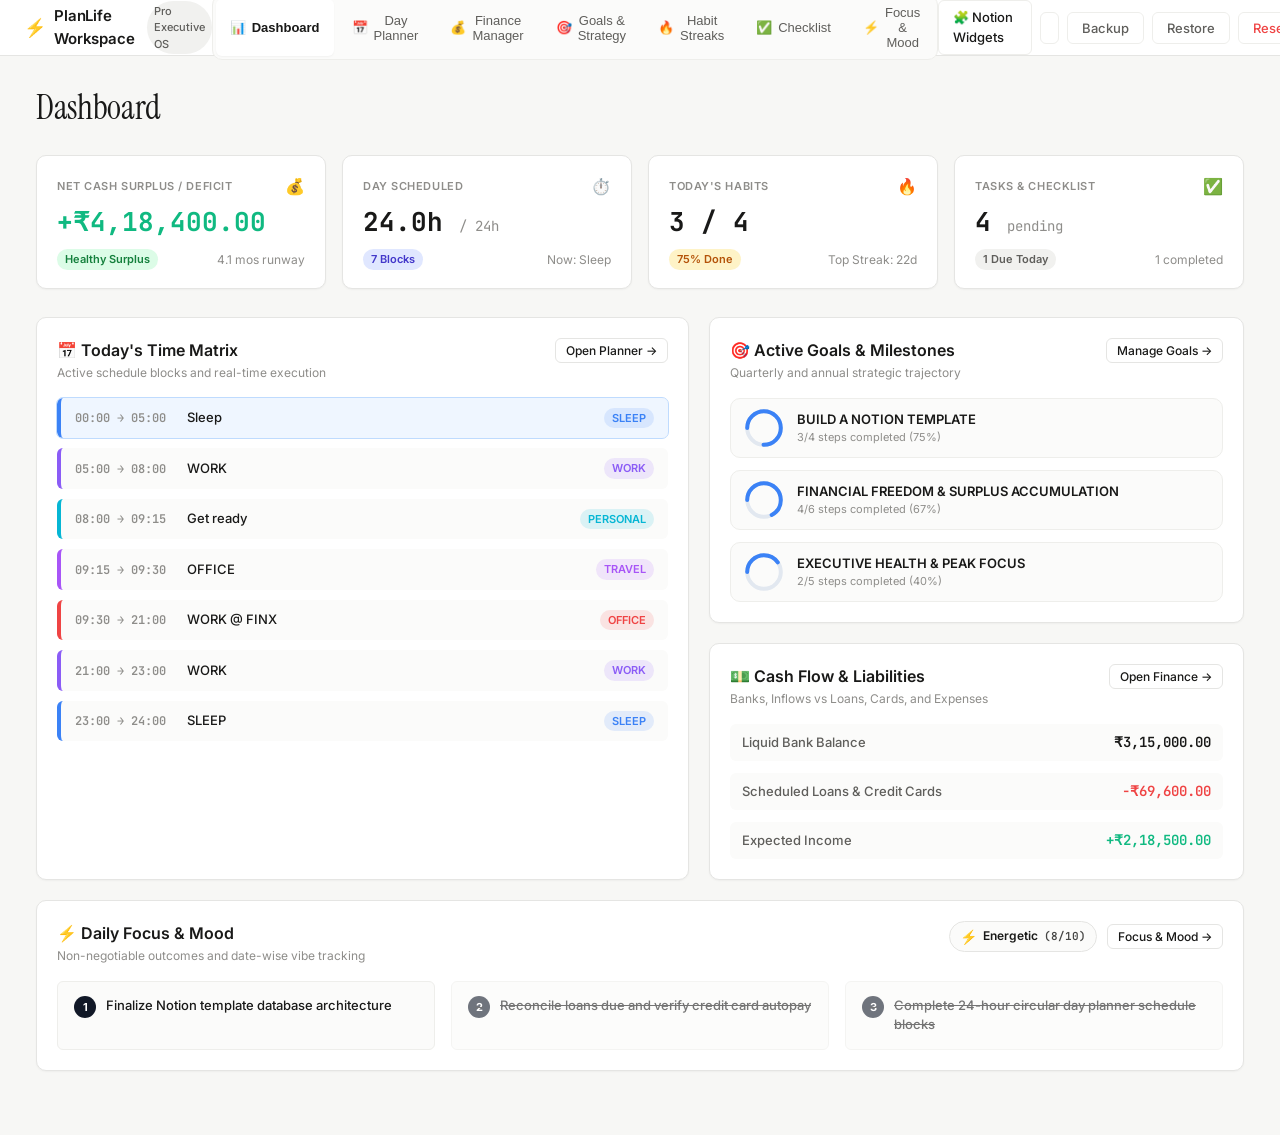
<file: index.html>
<!DOCTYPE html>
<html lang="en">
<head>
  <meta charset="UTF-8">
  <meta name="viewport" content="width=device-width, initial-scale=1.0">
  <meta name="color-scheme" content="dark">
  <title>PlanLife — Executive Notion Planning Dashboard</title>
  <!-- Google Fonts: Inter for UI & Instrument Serif / Newsreader for Notion-styled serif headers -->
  <link rel="preconnect" href="https://fonts.googleapis.com">
  <link rel="preconnect" href="https://fonts.gstatic.com" crossorigin>
  <link href="https://fonts.googleapis.com/css2?family=Instrument+Serif:ital@0;1&family=Inter:wght@300;400;500;600;700&family=JetBrains+Mono:wght@400;500&display=swap" rel="stylesheet">
  <link rel="stylesheet" href="styles.css?v=2.9.5">
  <script>
    (function() {
      try {
        var inIframe = false;
        try {
          inIframe = window.self !== window.top;
        } catch(e) {
          inIframe = true;
        }
        var p = new URLSearchParams(window.location.search);
        var w = p.get('widget');
        if (!w && window.location.hash) {
          var h = window.location.hash.replace('#', '').toLowerCase();
          if (h.indexOf('=') !== -1) {
            var hp = new URLSearchParams(h);
            w = hp.get('widget') || hp.get('w');
          } else if (['kpi', 'kpis', 'clock', 'clockdial', 'schedule', 'planner', 'habits', 'finance', 'goals', 'checklist', 'tasks', 'focus', 'dashboard'].indexOf(h) !== -1) {
            w = h;
          }
        }
        // If inside an iframe embed (e.g. Notion embed) and no widget was explicitly specified, default to 'kpi'
        if (inIframe && !w) {
          w = 'kpi';
        }

        var t = p.get('theme');
        var nobg = p.get('nobg') === 'true' || p.get('transparent') === 'true';

        if (w || inIframe) {
          var wName = (w || 'kpi').toLowerCase();
          document.documentElement.classList.add('is-widget', 'widget-' + wName);
          if (inIframe) {
            document.documentElement.classList.add('is-iframe');
          }
        }
        var isDark = t === 'dark' || (!t && ((w || inIframe) || (window.matchMedia && window.matchMedia('(prefers-color-scheme: dark)').matches)));
        if (t === 'transparent' || nobg) {
          document.documentElement.classList.add('theme-transparent');
          document.documentElement.style.backgroundColor = 'transparent';
        } else if (isDark) {
          document.documentElement.classList.add('theme-dark');
          document.documentElement.style.backgroundColor = '#191919';
        } else {
          document.documentElement.classList.add('theme-light');
          document.documentElement.style.backgroundColor = '#f7f7f5';
        }
      } catch (e) {}
    })();
  </script>
  <style>
    /* Critical immediate rules: hide navbar and headers in widget/iframe embeds */
    .is-widget .notion-navbar,
    .is-iframe .notion-navbar,
    html.is-widget .notion-navbar,
    body.is-widget .notion-navbar,
    html.is-iframe .notion-navbar,
    body.is-iframe .notion-navbar {
      display: none !important;
    }
    .is-widget .page-header,
    .is-iframe .page-header,
    html.is-widget .page-header,
    body.is-widget .page-header,
    .is-widget .dayplanner-header-wrap,
    .is-iframe .dayplanner-header-wrap {
      display: none !important;
    }
    /* Complete tab isolation: strictly hide all tabs by default in widget mode */
    .is-widget .tab-view,
    .is-iframe .tab-view,
    html.is-widget .tab-view,
    body.is-widget .tab-view {
      display: none !important;
    }
    /* Explicitly activate only the target tab for each specific widget */
    .widget-clock #tab-dayplanner,
    .widget-clockdial #tab-dayplanner,
    .widget-schedule #tab-dayplanner,
    .widget-planner #tab-dayplanner,
    .widget-kpi #tab-dashboard,
    .widget-kpis #tab-dashboard,
    .widget-habits #tab-habits,
    .widget-finance #tab-finance,
    .widget-goals #tab-goals,
    .widget-checklist #tab-checklist,
    .widget-tasks #tab-checklist,
    .widget-focus #tab-focus {
      display: flex !important;
    }
    /* Strictly prevent #tab-dashboard from EVER rendering in other widgets */
    .widget-clock #tab-dashboard,
    .widget-clockdial #tab-dashboard,
    .widget-schedule #tab-dashboard,
    .widget-planner #tab-dashboard,
    .widget-habits #tab-dashboard,
    .widget-finance #tab-dashboard,
    .widget-goals #tab-dashboard,
    .widget-checklist #tab-dashboard,
    .widget-tasks #tab-dashboard,
    .widget-focus #tab-dashboard {
      display: none !important;
    }
    .is-widget,
    .is-iframe,
    html.is-widget,
    body.is-widget,
    html.is-iframe,
    body.is-iframe,
    .is-widget .app-container,
    .is-iframe .app-container,
    .is-widget .main-content,
    .is-iframe .main-content {
      overflow: hidden !important;
      scrollbar-width: none !important;
    }
    .is-widget::-webkit-scrollbar,
    .is-iframe::-webkit-scrollbar,
    html.is-widget::-webkit-scrollbar,
    body.is-widget::-webkit-scrollbar,
    .is-widget .app-container::-webkit-scrollbar,
    .is-iframe .app-container::-webkit-scrollbar,
    .is-widget .main-content::-webkit-scrollbar,
    .is-iframe .main-content::-webkit-scrollbar {
      display: none !important;
      width: 0 !important;
      height: 0 !important;
    }
  </style>
</head>
<body>
  <script>
    // Synchronously apply widget classes to body immediately upon opening body tag
    if (document.documentElement.classList.contains('is-widget')) {
      document.body.classList.add('is-widget');
      var cList = document.documentElement.className.split(/\s+/);
      cList.forEach(function(c) {
        if (c && (c.indexOf('widget-') === 0 || c.indexOf('theme-') === 0 || c === 'is-iframe')) {
          document.body.classList.add(c);
        }
      });
    }
  </script>
  <div class="app-container">
    <!-- Top Notion Navigation Bar -->
    <header class="notion-navbar">
      <div class="nav-left">
        <span class="workspace-icon">⚡</span>
        <span class="workspace-title">PlanLife Workspace</span>
        <span class="workspace-badge">Pro Executive OS</span>
      </div>
      <div class="nav-center">
        <nav class="nav-tabs">
          <button class="nav-tab active" data-tab="dashboard">
            <span class="tab-icon">📊</span> Dashboard
          </button>
          <button class="nav-tab" data-tab="dayplanner">
            <span class="tab-icon">📅</span> Day Planner
          </button>
          <button class="nav-tab" data-tab="finance">
            <span class="tab-icon">💰</span> Finance Manager
          </button>
          <button class="nav-tab" data-tab="goals">
            <span class="tab-icon">🎯</span> Goals & Strategy
          </button>
          <button class="nav-tab" data-tab="habits">
            <span class="tab-icon">🔥</span> Habit Streaks
          </button>
          <button class="nav-tab" data-tab="checklist">
            <span class="tab-icon">✅</span> Checklist
          </button>
          <button class="nav-tab" data-tab="focus">
            <span class="tab-icon">⚡</span> Focus & Mood
          </button>
        </nav>
      </div>
      <div class="nav-right">
        <a href="widgets/index.html" class="btn btn-subtle" title="Notion Widgets Hub & Embed Generator" style="display:inline-flex; align-items:center; gap:6px; text-decoration:none; font-weight:500; color:var(--text-primary);">
          <span>🧩 Notion Widgets</span>
        </a>
        <button id="themeToggleBtn" class="icon-btn" title="Toggle Dark/Light Mode">
          <span class="theme-icon">🌙</span>
        </button>
        <button id="exportDataBtn" class="btn btn-subtle" title="Export Backup JSON">
          <span>Backup</span>
        </button>
        <button id="importDataBtn" class="btn btn-subtle" title="Import Backup JSON">
          <span>Restore</span>
        </button>
        <input type="file" id="importFileInput" accept=".json" style="display:none;">
        <button id="resetDataBtn" class="btn btn-subtle text-danger" title="Reset Demo Data">
          <span>Reset</span>
        </button>
      </div>
    </header>

    <!-- Main Content Area -->
    <main class="main-content">
      
      <!-- ========================================================================= -->
      <!-- TAB 1: EXECUTIVE SUMMARIZED DASHBOARD -->
      <!-- ========================================================================= -->
      <section id="tab-dashboard" class="tab-view">
      <script>
        // Only mark dashboard active if not running in an isolated widget mode
        if (!document.documentElement.classList.contains('is-widget') && !document.documentElement.classList.contains('is-iframe')) {
          document.getElementById('tab-dashboard').classList.add('active');
        }
      </script>
        <div class="page-header-flex">
          <h1 class="page-title serif-title">Dashboard</h1>
        </div>

        <!-- Top Metric KPI Cards -->
        <div class="kpi-grid">
          <!-- KPI 1: Net Financial Surplus / Deficit -->
          <div class="kpi-card" id="kpiSurplusCard">
            <div class="kpi-header">
              <span class="kpi-label">NET CASH SURPLUS / DEFICIT</span>
              <span class="kpi-icon">💰</span>
            </div>
            <div class="kpi-value" id="kpiNetSurplus">₹0.00</div>
            <div class="kpi-footer">
              <span class="kpi-badge badge-success" id="kpiSurplusStatus">Healthy Surplus</span>
              <span class="kpi-subtext" id="kpiRunwayText">3.4 mos runway</span>
            </div>
          </div>

          <!-- KPI 2: Today's Time Allocated -->
          <div class="kpi-card">
            <div class="kpi-header">
              <span class="kpi-label">DAY SCHEDULED</span>
              <span class="kpi-icon">⏱️</span>
            </div>
            <div class="kpi-value" id="kpiScheduledHours">0.0h <span class="kpi-unit">/ 24h</span></div>
            <div class="kpi-footer">
              <span class="kpi-badge badge-info" id="kpiBlocksCount">0 Blocks</span>
              <span class="kpi-subtext" id="kpiActiveBlock">Current: None</span>
            </div>
          </div>

          <!-- KPI 3: Daily Habits Streak -->
          <div class="kpi-card">
            <div class="kpi-header">
              <span class="kpi-label">TODAY'S HABITS</span>
              <span class="kpi-icon">🔥</span>
            </div>
            <div class="kpi-value" id="kpiHabitsCompleted">0 / 0</div>
            <div class="kpi-footer">
              <span class="kpi-badge badge-warning" id="kpiHabitRate">0% Done</span>
              <span class="kpi-subtext" id="kpiTopStreak">Top Streak: 14d</span>
            </div>
          </div>

          <!-- KPI 4: Pending Checklist Tasks -->
          <div class="kpi-card">
            <div class="kpi-header">
              <span class="kpi-label">TASKS & CHECKLIST</span>
              <span class="kpi-icon">✅</span>
            </div>
            <div class="kpi-value" id="kpiTasksPending">0 <span class="kpi-unit">pending</span></div>
            <div class="kpi-footer">
              <span class="kpi-badge badge-neutral" id="kpiTasksDueToday">0 Due Today</span>
              <span class="kpi-subtext" id="kpiTasksCompletedToday">0 done</span>
            </div>
          </div>
        </div>

        <!-- Dashboard Split Grid -->
        <div class="dash-split-grid">
          <!-- Left Column: Day Planner Snapshot & Current Schedule -->
          <div class="dash-card">
            <div class="card-header-flex">
              <div>
                <h3 class="card-title">📅 Today's Time Matrix</h3>
                <p class="card-desc">Active schedule blocks and real-time execution</p>
              </div>
              <button class="btn btn-sm btn-outline jump-tab-btn" data-target="dayplanner">Open Planner →</button>
            </div>
            <div class="dash-timeline-container" id="dashScheduleTimeline">
              <!-- Rendered via JS -->
            </div>
          </div>

          <!-- Right Column: Goals Progression & Financial Health -->
          <div class="dash-col-stack">
            <!-- Goals Progress Preview -->
            <div class="dash-card">
              <div class="card-header-flex">
                <div>
                  <h3 class="card-title">🎯 Active Goals & Milestones</h3>
                  <p class="card-desc">Quarterly and annual strategic trajectory</p>
                </div>
                <button class="btn btn-sm btn-outline jump-tab-btn" data-target="goals">Manage Goals →</button>
              </div>
              <div class="dash-goals-list" id="dashGoalsList">
                <!-- Rendered via JS -->
              </div>
            </div>

            <!-- Financial Runway & Cash Flow Snapshot -->
            <div class="dash-card">
              <div class="card-header-flex">
                <div>
                  <h3 class="card-title">💵 Cash Flow & Liabilities</h3>
                  <p class="card-desc">Banks, Inflows vs Loans, Cards, and Expenses</p>
                </div>
                <button class="btn btn-sm btn-outline jump-tab-btn" data-target="finance">Open Finance →</button>
              </div>
              <div class="dash-finance-mini" id="dashFinanceMini">
                <!-- Rendered via JS -->
              </div>
            </div>
          </div>
        </div>

        <!-- Daily Priority & Mood Quick Bar -->
        <div class="dash-card mt-4">
          <div class="card-header-flex">
            <div>
              <h3 class="card-title">⚡ Daily Focus &amp; Mood</h3>
              <p class="card-desc">Non-negotiable outcomes and date-wise vibe tracking</p>
            </div>
            <div style="display: flex; align-items: center; gap: 10px;">
              <div id="dashTodayMoodBadge" class="dash-mood-badge"></div>
              <button class="btn btn-sm btn-outline jump-tab-btn" data-target="focus">Focus &amp; Mood →</button>
            </div>
          </div>
          <div class="dash-top3-grid" id="dashTop3Container">
            <!-- Rendered via JS -->
          </div>
        </div>
      </section>

      <!-- ========================================================================= -->
      <!-- TAB 2: 24-HOUR CIRCULAR DAY PLANNER (Matching Reference Images 1 & 2) -->
      <!-- ========================================================================= -->
      <section id="tab-dayplanner" class="tab-view">
        <div class="dayplanner-header-wrap">
          <div class="dayplanner-title-row">
            <div class="dayplanner-icon-box"><svg width="18" height="18" viewBox="0 0 24 24" fill="none" stroke="currentColor" stroke-width="2" stroke-linecap="round" stroke-linejoin="round" class="svg-icon"><rect x="3" y="4" width="18" height="18" rx="2" ry="2"/><line x1="16" y1="2" x2="16" y2="6"/><line x1="8" y1="2" x2="8" y2="6"/><line x1="3" y1="10" x2="21" y2="10"/></svg></div>
            <h1 class="dayplanner-title serif-title">DAY PLANNER</h1>
          </div>
          <p class="dayplanner-subtitle">Drag on the 24-hour clock (15-min intervals) to schedule or edit blocks.</p>
        </div>

        <!-- Date Controls Bar -->
        <div class="planner-controls-bar">
          <div class="date-stepper">
            <button id="prevDayBtn" class="control-btn" title="Previous Day">
              <svg width="14" height="14" viewBox="0 0 24 24" fill="currentColor"><path d="M15.41 16.59L10.83 12l4.58-4.59L14 6l-6 6 6 6 1.41-1.41z"/></svg>
            </button>
            <div class="date-input-wrap">
              <input type="date" id="plannerDateInput" class="planner-date-field">
              <span class="calendar-icon"><svg width="14" height="14" viewBox="0 0 24 24" fill="none" stroke="currentColor" stroke-width="2" stroke-linecap="round" stroke-linejoin="round" class="svg-icon"><rect x="3" y="4" width="18" height="18" rx="2" ry="2"/><line x1="16" y1="2" x2="16" y2="6"/><line x1="8" y1="2" x2="8" y2="6"/><line x1="3" y1="10" x2="21" y2="10"/></svg></span>
            </div>
            <button id="nextDayBtn" class="control-btn" title="Next Day">
              <svg width="14" height="14" viewBox="0 0 24 24" fill="currentColor"><path d="M8.59 16.59L13.17 12 8.59 7.41 10 6l6 6-6 6-1.41-1.41z"/></svg>
            </button>
            <button id="todayBtn" class="btn btn-pill">Today</button>
          </div>

          <div class="planner-actions">
            <button id="quickAddBlockBtn" type="button" class="btn btn-pill btn-primary" title="Add new schedule block">
              <span class="btn-icon"><svg width="13" height="13" viewBox="0 0 24 24" fill="none" stroke="currentColor" stroke-width="2.5" stroke-linecap="round" stroke-linejoin="round" class="svg-icon"><line x1="12" y1="5" x2="12" y2="19"/><line x1="5" y1="12" x2="19" y2="12"/></svg></span> + Quick Add
            </button>
            <button id="replicateYesterdayBtn" type="button" class="btn btn-pill" title="Replicate yesterday's schedule blocks to today">
              <span class="btn-icon"><svg width="13" height="13" viewBox="0 0 24 24" fill="none" stroke="currentColor" stroke-width="2" stroke-linecap="round" stroke-linejoin="round" class="svg-icon"><polygon points="13 2 3 14 12 14 11 22 21 10 12 10 13 2"/></svg></span> Replicate Yesterday
            </button>
          </div>
        </div>

        <!-- Main Day Planner Two-Column Grid (Image 1 & 2 layout) -->
        <div class="planner-layout-grid">
          <!-- Left Column: 24-Hour Circular Clock Dial & Categories Breakdown -->
          <div class="clock-column">
            <div class="clock-card">
              <div class="clock-svg-container" id="clockContainer">
                <svg id="clockSvg" viewBox="0 0 500 500" class="clock-svg" width="100%" height="100%">
                  <!-- SVG elements rendered dynamically in app.js -->
                  <defs>
                    <filter id="clockGlow" x="-20%" y="-20%" width="140%" height="140%">
                      <feDropShadow dx="0" dy="4" stdDeviation="6" flood-color="#000000" flood-opacity="0.4"/>
                    </filter>
                  </defs>
                </svg>

                <!-- Center Hub Overlay -->
                <div class="clock-center-hub" id="clockCenterHub">
                  <div class="center-time" id="clockLiveTime">22:32</div>
                  <div class="center-label">NOW</div>
                </div>
              </div>
            </div>

            <!-- Hours By Category Breakdown Card (as in Image 1) -->
            <div class="category-breakdown-card">
              <div class="breakdown-header">
                <span class="breakdown-icon"><svg width="14" height="14" viewBox="0 0 24 24" fill="none" stroke="currentColor" stroke-width="2" stroke-linecap="round" stroke-linejoin="round" class="svg-icon"><circle cx="12" cy="12" r="10"/><polyline points="12 6 12 12 16 14"/></svg></span>
                <h4 class="breakdown-title">HOURS BY CATEGORY</h4>
              </div>
              <div class="category-bars-list" id="categoryBarsList">
                <!-- Rendered dynamically -->
              </div>
            </div>
          </div>

          <!-- Right Column: Schedule Block List (Matching Image 1 & 2) -->
          <div class="schedule-column">
            <div class="schedule-header-row">
              <h2 class="schedule-title">Schedule</h2>
              <span class="schedule-badge" id="scheduleBlocksBadge">7 blocks</span>
            </div>

            <!-- Block List Container -->
            <div class="schedule-list" id="scheduleListContainer">
              <!-- Empty state or populated block cards rendered dynamically -->
            </div>
          </div>
        </div>
      </section>

      <!-- ========================================================================= -->
      <!-- TAB 3: FINANCE MANAGER -->
      <!-- ========================================================================= -->
      <section id="tab-finance" class="tab-view">
        <div class="page-header-flex">
          <h1 class="page-title serif-title">Finance Management</h1>
        </div>

        <!-- Master Financial Surplus / Deficit Engine Banner -->
        <div class="finance-hero-banner" id="financeHeroBanner">
          <div class="hero-top-row">
            <div class="hero-surplus-content">
              <div class="surplus-tagline">PROJECTED NET SURPLUS / DEFICIT</div>
              <div class="surplus-large-figure" id="bannerSurplusFigure">+₹1,24,500.00</div>
              <div class="surplus-explanation" id="bannerSurplusExplanation">
                Total Bank Cash (₹3,15,000) + Inflows (₹2,18,500) − Liabilities & Future Outflows (₹94,000)
              </div>
            </div>
            <div class="hero-actions-top-right">
              <button id="copyAiFinancePromptBtn" class="ai-copy-btn" title="Copy complete financial status & due dates as AI prompt for advice">
                <span class="ai-copy-icon">✨</span>
                <span class="ai-copy-text">Copy for AI Advisor</span>
              </button>
              <button id="previewAiPromptBtn" class="ai-preview-btn" title="Preview complete AI financial advisory prompt">
                <span>👁️</span>
              </button>
            </div>
          </div>
          <div class="hero-stats-row">
            <div class="hero-stat-pill">
              <span class="stat-lbl">Liquid Bank Cash</span>
              <span class="stat-val font-mono" id="statBankTotal">₹3,15,000.00</span>
            </div>
            <div class="hero-stat-pill">
              <span class="stat-lbl">Expected Inflows</span>
              <span class="stat-val font-mono text-success" id="statInflowsTotal">+₹2,18,500.00</span>
            </div>
            <div class="hero-stat-pill">
              <span class="stat-lbl">Total Liabilities Due</span>
              <span class="stat-val font-mono text-danger" id="statOutflowsTotal">−₹94,000.00</span>
            </div>
            <div class="hero-stat-pill">
              <span class="stat-lbl">Wishlist Total</span>
              <span class="stat-val font-mono text-muted" id="statWishlistTotal">₹1,69,990.00</span>
            </div>
          </div>
        </div>

        <!-- Finance Manager Modules Tabs / Switcher -->
        <div class="finance-nav-tabs">
          <button class="finance-subtab active" data-fintab="banks">i. Bank Accounts (<span id="countBanks">0</span>)</button>
          <button class="finance-subtab" data-fintab="loans">ii. Loans Due (<span id="countLoans">0</span>)</button>
          <button class="finance-subtab" data-fintab="cards">iii. Credit Cards (<span id="countCards">0</span>)</button>
          <button class="finance-subtab" data-fintab="inflows">iv. Expected Inflows (<span id="countInflows">0</span>)</button>
          <button class="finance-subtab" data-fintab="expenses">v. Future Expenses (<span id="countExpenses">0</span>)</button>
          <button class="finance-subtab" data-fintab="wishlist">vii. Things to Buy (<span id="countWishlist">0</span>)</button>
        </div>

        <!-- Subtab Content Panels -->
        <div class="finance-panel-container">
          <!-- 1. Bank Accounts Panel -->
          <div class="fin-panel active" id="fpanel-banks">
            <div class="panel-action-bar">
              <h3 class="panel-heading">Available Bank & Cash Reserves</h3>
              <button class="btn btn-dark btn-sm" onclick="app.finance.openModal('bank')">+ Add Bank Account</button>
            </div>
            <div class="fin-table-wrap">
              <table class="fin-table">
                <thead>
                  <tr>
                    <th>Account Name</th>
                    <th>Type / Purpose</th>
                    <th>Bank Institution</th>
                    <th>Available Balance</th>
                    <th>Last Updated</th>
                    <th class="text-right">Actions</th>
                  </tr>
                </thead>
                <tbody id="bankAccountsTbody"></tbody>
              </table>
            </div>
          </div>

          <!-- 2. Loans Due Panel -->
          <div class="fin-panel" id="fpanel-loans">
            <div class="panel-action-bar">
              <h3 class="panel-heading">Active Loans & EMI Obligations</h3>
              <button class="btn btn-dark btn-sm" onclick="app.finance.openModal('loan')">+ Add Loan / EMI</button>
            </div>
            <div class="fin-table-wrap">
              <table class="fin-table">
                <thead>
                  <tr>
                    <th>Loan Name / Type</th>
                    <th>Lender / Bank</th>
                    <th>Monthly EMI Due</th>
                    <th>Next Due Date</th>
                    <th>Total Remaining</th>
                    <th>Status</th>
                    <th class="text-right">Actions</th>
                  </tr>
                </thead>
                <tbody id="loansDueTbody"></tbody>
              </table>
            </div>
          </div>

          <!-- 3. Credit Cards Due Panel -->
          <div class="fin-panel" id="fpanel-cards">
            <div class="panel-action-bar">
              <h3 class="panel-heading">Credit Card Statements & Outstanding Balances</h3>
              <button class="btn btn-dark btn-sm" onclick="app.finance.openModal('card')">+ Add Credit Card</button>
            </div>
            <div class="fin-table-wrap">
              <table class="fin-table">
                <thead>
                  <tr>
                    <th>Card Name</th>
                    <th>Statement Balance</th>
                    <th>Minimum Due</th>
                    <th>Payment Due Date</th>
                    <th>Limit Utilization</th>
                    <th>Status</th>
                    <th class="text-right">Actions</th>
                  </tr>
                </thead>
                <tbody id="creditCardsTbody"></tbody>
              </table>
            </div>
          </div>

          <!-- 4. Expected Inflows Panel -->
          <div class="fin-panel" id="fpanel-inflows">
            <div class="panel-action-bar">
              <h3 class="panel-heading">Expected Income & Inflows</h3>
              <button class="btn btn-dark btn-sm" onclick="app.finance.openModal('inflow')">+ Add Expected Inflow</button>
            </div>
            <div class="fin-table-wrap">
              <table class="fin-table">
                <thead>
                  <tr>
                    <th>Source / Description</th>
                    <th>Category</th>
                    <th>Expected Amount</th>
                    <th>Expected Date</th>
                    <th>Probability</th>
                    <th>Status</th>
                    <th class="text-right">Actions</th>
                  </tr>
                </thead>
                <tbody id="expectedInflowsTbody"></tbody>
              </table>
            </div>
          </div>

          <!-- 5. Future Expenses Panel -->
          <div class="fin-panel" id="fpanel-expenses">
            <div class="panel-action-bar">
              <h3 class="panel-heading">Upcoming Expenses & Bills</h3>
              <button class="btn btn-dark btn-sm" onclick="app.finance.openModal('expense')">+ Add Future Expense</button>
            </div>
            <div class="fin-table-wrap">
              <table class="fin-table">
                <thead>
                  <tr>
                    <th>Expense Item</th>
                    <th>Category</th>
                    <th>Amount Due</th>
                    <th>Due Date</th>
                    <th>Recurrence</th>
                    <th>Status</th>
                    <th class="text-right">Actions</th>
                  </tr>
                </thead>
                <tbody id="futureExpensesTbody"></tbody>
              </table>
            </div>
          </div>

          <!-- 7. Things to Buy / Wishlist Panel -->
          <div class="fin-panel" id="fpanel-wishlist">
            <div class="panel-action-bar">
              <h3 class="panel-heading">Things to Buy / Wishlist & Capital Allocation</h3>
              <button class="btn btn-dark btn-sm" onclick="app.finance.openModal('wishlist')">+ Add Item</button>
            </div>
            <div class="fin-table-wrap">
              <table class="fin-table">
                <thead>
                  <tr>
                    <th>Item Name</th>
                    <th>Priority</th>
                    <th>Estimated Cost</th>
                    <th>Classification</th>
                    <th>Target Purchase Date</th>
                    <th>Affordability Status</th>
                    <th class="text-right">Actions</th>
                  </tr>
                </thead>
                <tbody id="thingsToBuyTbody"></tbody>
              </table>
            </div>
          </div>
        </div>
      </section>

      <!-- ========================================================================= -->
      <!-- TAB 4: GOALS & STRATEGY (Matching Reference Image 3) -->
      <!-- ========================================================================= -->
      <section id="tab-goals" class="tab-view">
        <div class="page-header-flex">
          <div>
            <h1 class="page-title serif-title">Strategic Goals</h1>
          </div>
          <button id="addNewGoalBtn" class="btn btn-dark">
            <span class="btn-icon">+</span> Create New Goal
          </button>
        </div>

        <!-- Goals Cards Container -->
        <div class="goals-card-list" id="goalsCardsContainer">
          <!-- Rendered dynamically matching Reference Image 3 -->
        </div>
      </section>

      <!-- ========================================================================= -->
      <!-- TAB 5: HABIT STREAK COUNTER -->
      <!-- ========================================================================= -->
      <section id="tab-habits" class="tab-view">
        <div class="page-header-flex">
          <h1 class="page-title serif-title">Habit Streak Counter</h1>
          <button id="addNewHabitBtn" class="btn btn-dark">
            <span class="btn-icon">+</span> Add New Habit
          </button>
        </div>

        <!-- Habit Summary Stats -->
        <div class="habit-stats-strip">
          <div class="h-stat-box">
            <span class="h-stat-number" id="habitsTodayDone">0 / 0</span>
            <span class="h-stat-label">Done Today</span>
          </div>
          <div class="h-stat-box">
            <span class="h-stat-number font-fire" id="habitsActiveStreaks">0 <svg width="14" height="14" viewBox="0 0 24 24" fill="none" stroke="currentColor" stroke-width="2" stroke-linecap="round" stroke-linejoin="round" style="vertical-align:middle;color:#f97316;"><path d="M8.5 14.5A2.5 2.5 0 0 0 11 12c0-1.38-.5-2-1-3-1.072-2.143-.224-4.054 2-6 .5 2.5 2 4.9 4 6.5 2 1.6 3 3.5 3 5.5a7 7 0 1 1-14 0c0-1.153.433-2.294 1-3a2.5 2.5 0 0 0 2.5 2.5z"/></svg></span>
            <span class="h-stat-label">Active Streaks</span>
          </div>
          <div class="h-stat-box">
            <span class="h-stat-number" id="habitsWeeklyRate">0%</span>
            <span class="h-stat-label">Weekly Consistency</span>
          </div>
          <div class="h-stat-box">
            <span class="h-stat-number font-gold" id="habitsAllTimeBest">0d <svg width="13" height="13" viewBox="0 0 24 24" fill="none" stroke="currentColor" stroke-width="2" stroke-linecap="round" stroke-linejoin="round" style="vertical-align:middle;color:#eab308;"><path d="M6 9H4.5a2.5 2.5 0 0 1 0-5H6"/><path d="M18 9h1.5a2.5 2.5 0 0 0 0-5H18"/><path d="M4 22h16"/><path d="M10 14.66V17c0 .55-.47.98-.97 1.21C7.85 18.75 7 20.24 7 22"/><path d="M14 14.66V17c0 .55.47.98.97 1.21C16.15 18.75 17 20.24 17 22"/><path d="M18 2H6v7a6 6 0 0 0 12 0V2z"/></svg></span>
            <span class="h-stat-label">Best Record</span>
          </div>
        </div>

        <!-- Habits Cards Grid -->
        <div class="habits-grid" id="habitsGridContainer">
          <!-- Rendered dynamically -->
        </div>
      </section>

      <!-- ========================================================================= -->
      <!-- TAB 6: CHECKLIST & MASTER TASK HUB -->
      <!-- ========================================================================= -->
      <section id="tab-checklist" class="tab-view">
        <div class="page-header-flex">
          <h1 class="page-title serif-title">Checklist &amp; Tasks</h1>
        </div>

        <!-- Quick Add Task Bar -->
        <div class="task-quick-add-bar">
          <input type="text" id="quickTaskTitle" class="quick-task-input" placeholder="+ Add a new task... (Press Enter to save)">
          <select id="quickTaskPriority" class="task-select">
            <option value="high">P1 — High</option>
            <option value="medium" selected>P2 — Medium</option>
            <option value="low">P3 — Low</option>
          </select>
          <select id="quickTaskTag" class="task-select">
            <option value="Work">Work</option>
            <option value="Personal">Personal</option>
            <option value="Finance">Finance</option>
            <option value="Health">Health</option>
            <option value="Learning">Learning</option>
          </select>
          <input type="date" id="quickTaskDate" class="task-date-input">
          <button id="quickTaskSubmitBtn" class="btn btn-dark">Add Task</button>
        </div>

        <!-- Task Filters -->
        <div class="task-filters-bar">
          <div class="filter-pills">
            <button class="filter-pill active" data-taskfilter="all">All Tasks (<span id="countTaskAll">0</span>)</button>
            <button class="filter-pill" data-taskfilter="today">Today (<span id="countTaskToday">0</span>)</button>
            <button class="filter-pill" data-taskfilter="upcoming">Upcoming (<span id="countTaskUpcoming">0</span>)</button>
            <button class="filter-pill" data-taskfilter="completed">Completed (<span id="countTaskCompleted">0</span>)</button>
          </div>
          <div class="task-meta-stats" id="taskCompletionBarWrap">
            <span id="taskProgressLabel">0% Completed</span>
            <div class="mini-progress-track">
              <div class="mini-progress-fill" id="taskProgressFill" style="width: 0%;"></div>
            </div>
          </div>
        </div>

        <!-- Tasks List Container -->
        <div class="checklist-items-container" id="checklistItemsContainer">
          <!-- Rendered dynamically -->
        </div>
      </section>

      <!-- ========================================================================= -->
      <!-- TAB 7: FOCUS ENGINE & DATE-WISE MOOD TRACKER -->
      <!-- ========================================================================= -->
      <section id="tab-focus" class="tab-view">
        <div class="page-header">
          <h1 class="page-title serif-title">Daily Focus &amp; Mood Tracker</h1>
          <p class="page-subtitle">Prioritize non-negotiable outcomes, capture thoughts, and track emotional flow and energy levels day by day.</p>
        </div>

        <div class="focus-grid">
          <!-- Top 3 Non-Negotiable Priorities -->
          <div class="focus-card">
            <div class="focus-card-header">
              <span class="focus-icon"><svg width="20" height="20" viewBox="0 0 24 24" fill="none" stroke="currentColor" stroke-width="2" stroke-linecap="round" stroke-linejoin="round" class="svg-icon"><circle cx="12" cy="12" r="10"/><circle cx="12" cy="12" r="6"/><circle cx="12" cy="12" r="2"/></svg></span>
              <div>
                <h3 class="focus-title">Top 3 Non-Negotiable Priorities Today</h3>
              </div>
            </div>
            <div class="top3-inputs-wrap">
              <div class="top3-item-row">
                <span class="top3-number">1</span>
                <input type="text" id="top3_1" class="top3-input" placeholder="Primary high-impact priority...">
                <input type="checkbox" id="top3_1_check" class="top3-check">
              </div>
              <div class="top3-item-row">
                <span class="top3-number">2</span>
                <input type="text" id="top3_2" class="top3-input" placeholder="Secondary critical outcome...">
                <input type="checkbox" id="top3_2_check" class="top3-check">
              </div>
              <div class="top3-item-row">
                <span class="top3-number">3</span>
                <input type="text" id="top3_3" class="top3-input" placeholder="Tertiary important task...">
                <input type="checkbox" id="top3_3_check" class="top3-check">
              </div>
            </div>
          </div>

          <!-- Quick Brain Dump Capture -->
          <div class="focus-card">
            <div class="focus-card-header">
              <span class="focus-icon"><svg width="20" height="20" viewBox="0 0 24 24" fill="none" stroke="currentColor" stroke-width="2" stroke-linecap="round" stroke-linejoin="round" class="svg-icon"><path d="M9.09 9a3 3 0 0 1 5.83 1c0 2-3 3-3 3"/><line x1="12" y1="17" x2="12.01" y2="17"/><circle cx="12" cy="12" r="10"/></svg></span>
              <div>
                <h3 class="focus-title">Frictionless Brain Dump</h3>
              </div>
            </div>
            <div class="brain-dump-input-box">
              <textarea id="brainDumpText" class="brain-dump-textarea" placeholder="Type anything on your mind... Ideas, errands, reminders, notes"></textarea>
            </div>
          </div>
        </div>

        <!-- Date-Wise Mood & Energy Tracker -->
        <div class="focus-card mt-4 mood-tracker-card" id="moodTrackerCard">
          <div class="mood-tracker-header">
            <div class="mood-title-wrap">
              <span class="mood-header-icon">✨</span>
              <div>
                <h3 class="focus-title">Date-Wise Mood &amp; Energy Tracker</h3>
                <p class="mood-subtitle" id="moodSubtitleDate">Track emotional state, energy levels, and daily drivers day by day</p>
              </div>
            </div>
            
            <!-- Date Navigator Controls -->
            <div class="mood-date-controls">
              <button type="button" class="btn-icon-nav" id="moodPrevDateBtn" title="Previous Day">◀</button>
              <input type="date" id="moodDateInput" class="mood-date-input" title="Select Date">
              <button type="button" class="btn-icon-nav" id="moodNextDateBtn" title="Next Day">▶</button>
              <button type="button" class="btn btn-xs btn-pill" id="moodTodayBtn">Today</button>
            </div>
          </div>

          <!-- 7-Day Date-Wise Mini Strip / Calendar Bar -->
          <div class="mood-week-strip" id="moodWeekStrip">
            <!-- Dynamically populated 7-day strip -->
          </div>

          <!-- Mood Spectrum Selection Grid -->
          <div class="mood-selector-section">
            <label class="mood-section-label">How are you feeling on this date?</label>
            <div class="mood-emojis-grid" id="moodEmojisGrid">
              <!-- Dynamically populated 8 mood buttons -->
            </div>
          </div>

          <!-- Energy & Influencing Factors Grid -->
          <div class="mood-details-grid">
            <!-- Energy & Focus Slider -->
            <div class="mood-energy-col">
              <div class="mood-slider-header">
                <label class="mood-section-label">Energy &amp; Focus Level</label>
                <span class="mood-energy-badge" id="moodEnergyValText">8 / 10 • High Drive</span>
              </div>
              <input type="range" id="moodEnergySlider" min="1" max="10" value="8" class="energy-slider mood-slider">
              <div class="mood-energy-ticks">
                <span>1 Drained</span>
                <span>5 Steady</span>
                <span>10 Peak Flow</span>
              </div>
            </div>

            <!-- Mood Factors / Triggers -->
            <div class="mood-factors-col">
              <label class="mood-section-label">What influenced your mood?</label>
              <div class="mood-tags-wrap" id="moodTagsWrap">
                <!-- Dynamically populated tag chips -->
              </div>
            </div>
          </div>

          <!-- Daily Reflection & Micro-Note -->
          <div class="mood-note-row">
            <div class="mood-note-header">
              <label class="mood-section-label">Daily Note &amp; Gratitude</label>
              <span class="mood-save-status" id="moodSaveStatus">✓ Saved</span>
            </div>
            <input type="text" id="moodNoteInput" class="form-input mood-note-input" placeholder="What shaped your mood today? Key win, gratitude, or breakthrough...">
          </div>
        </div>
      </section>

    </main>

    <!-- ========================================================================= -->
    <!-- MODALS -->
    <!-- ========================================================================= -->

    <!-- Modal 1: Day Planner Quick Add / Edit Block -->
    <div id="blockModal" class="modal-backdrop">
      <div class="modal-card">
        <div class="modal-header">
          <h3 class="modal-title" id="blockModalTitle">Add Schedule Block</h3>
          <button class="modal-close-btn" onclick="app.planner.closeModal()">&times;</button>
        </div>
        <div class="modal-body">
          <div class="form-group">
            <label class="form-label">Block Title</label>
            <input type="text" id="modalBlockTitle" class="form-input" placeholder="e.g. WORK @ FINX, Sleep, Gym, Deep Work">
          </div>
          <div class="form-row-2">
            <div class="form-group">
              <label class="form-label">Start Time (24h)</label>
              <input type="time" id="modalBlockStart" class="form-input" step="900" value="09:00">
            </div>
            <div class="form-group">
              <label class="form-label">End Time (24h)</label>
              <input type="time" id="modalBlockEnd" class="form-input" step="900" value="10:30">
            </div>
          </div>
          <div class="form-row-2">
            <div class="form-group">
              <label class="form-label">Category</label>
              <select id="modalBlockCategory" class="form-input">
                <option value="WORK">WORK</option>
                <option value="OFFICE">OFFICE</option>
                <option value="SLEEP">SLEEP</option>
                <option value="PERSONAL">PERSONAL</option>
                <option value="TRAVEL">TRAVEL</option>
                <option value="HEALTH">HEALTH</option>
                <option value="STUDY">STUDY</option>
              </select>
            </div>
            <div class="form-group">
              <label class="form-label">Sector Color</label>
              <input type="color" id="modalBlockColor" class="form-color-picker" value="#8b5cf6">
            </div>
          </div>
        </div>
        <div class="modal-footer">
          <button class="btn btn-outline" onclick="app.planner.closeModal()">Cancel</button>
          <button id="saveBlockBtn" class="btn btn-dark">Save Block</button>
        </div>
      </div>
    </div>

    <!-- Modal 2: Goal Edit / Milestone / Notes / Attachments Modal -->
    <div id="goalModal" class="modal-backdrop">
      <div class="modal-card modal-lg">
        <div class="modal-header">
          <h3 class="modal-title" id="goalModalTitle">Strategic Goal</h3>
          <button class="modal-close-btn" onclick="app.goals.closeModal()">&times;</button>
        </div>
        <div class="modal-body">
          <div class="form-group">
            <label class="form-label">Goal Title</label>
            <input type="text" id="modalGoalTitle" class="form-input" placeholder="e.g. BUILD A NOTION TEMPLATE">
          </div>
          <div class="form-row-2">
            <div class="form-group">
              <label class="form-label">Total Steps Required</label>
              <input type="number" id="modalGoalTotalSteps" class="form-input" min="1" value="5">
            </div>
            <div class="form-group">
              <label class="form-label">Current Completed Steps</label>
              <input type="number" id="modalGoalCurrentSteps" class="form-input" min="0" value="0">
            </div>
          </div>
          <div class="form-group">
            <label class="form-label">Notes & Strategy (Markdown / Bullets)</label>
            <textarea id="modalGoalNotes" class="form-textarea" rows="4" placeholder="• Define database schema&#10;• Design executive typography&#10;• Prepare launch documentation"></textarea>
          </div>
          <div class="form-group">
            <label class="form-label">Target Deadline</label>
            <input type="date" id="modalGoalDeadline" class="form-input">
          </div>
        </div>
        <div class="modal-footer">
          <button class="btn btn-outline" onclick="app.goals.closeModal()">Cancel</button>
          <button id="saveGoalBtn" class="btn btn-dark">Save Goal</button>
        </div>
      </div>
    </div>

    <!-- Modal 3: Add Doc / Attachment Modal -->
    <div id="attachmentModal" class="modal-backdrop">
      <div class="modal-card">
        <div class="modal-header">
          <h3 class="modal-title">Attach Document or Link</h3>
          <button class="modal-close-btn" onclick="app.goals.closeAttachModal()">&times;</button>
        </div>
        <div class="modal-body">
          <!-- Switcher Tabs: Upload File vs Web Link -->
          <div class="attach-modal-tabs">
            <button type="button" class="attach-tab-btn active" id="tabBtnUpload" onclick="app.goals.switchAttachTab('upload')">
              <svg width="13" height="13" viewBox="0 0 24 24" fill="none" stroke="currentColor" stroke-width="2" stroke-linecap="round" stroke-linejoin="round" style="vertical-align:middle;margin-right:4px;"><path d="M14 2H6a2 2 0 0 0-2 2v16a2 2 0 0 0 2 2h12a2 2 0 0 0 2-2V8z"/><polyline points="14 2 14 8 20 8"/><line x1="16" y1="13" x2="8" y2="13"/><line x1="16" y1="17" x2="8" y2="17"/><polyline points="10 9 9 9 8 9"/></svg> Upload File
            </button>
            <button type="button" class="attach-tab-btn" id="tabBtnLink" onclick="app.goals.switchAttachTab('link')">
              <svg width="13" height="13" viewBox="0 0 24 24" fill="none" stroke="currentColor" stroke-width="2" stroke-linecap="round" stroke-linejoin="round" style="vertical-align:middle;margin-right:4px;"><path d="M10 13a5 5 0 0 0 7.54.54l3-3a5 5 0 0 0-7.07-7.07l-1.72 1.71"/><path d="M14 11a5 5 0 0 0-7.54-.54l-3 3a5 5 0 0 0 7.07 7.07l1.71-1.71"/></svg> Web / Notion Link
            </button>
          </div>

          <!-- Tab Content 1: Upload File -->
          <div id="tabContentUpload" class="attach-tab-pane active">
            <div class="file-drop-area" id="fileDropArea" onclick="document.getElementById('modalFileInput').click()">
              <div class="drop-icon"><svg width="32" height="32" viewBox="0 0 24 24" fill="none" stroke="currentColor" stroke-width="1.5" stroke-linecap="round" stroke-linejoin="round"><path d="M14 2H6a2 2 0 0 0-2 2v16a2 2 0 0 0 2 2h12a2 2 0 0 0 2-2V8z"/><polyline points="14 2 14 8 20 8"/><line x1="12" y1="18" x2="12" y2="12"/><polyline points="9 15 12 12 15 15"/></svg></div>
              <div class="drop-main-text">Click to choose a file from your device</div>
              <div class="drop-sub-text">or drag &amp; drop (PDF, Word, Excel, Images, Notes, Code — up to 4MB)</div>
              <input type="file" id="modalFileInput" style="display:none;" onchange="app.goals.handleModalFileSelect(this)">
            </div>
            
            <div id="modalFilePreview" class="modal-file-preview" style="display:none;">
              <div class="preview-left">
                <span class="preview-type-badge" id="previewBadge">FILE</span>
                <div class="preview-details">
                  <div class="preview-filename" id="previewFilename"></div>
                  <div class="preview-filesize" id="previewFilesize"></div>
                </div>
              </div>
              <button type="button" class="btn btn-pill btn-sm" onclick="app.goals.clearModalFile()">Change</button>
            </div>

            <div class="form-group" style="margin-top: 14px;">
              <label class="form-label">Document Name <span class="form-label-sub">(Auto-filled from file)</span></label>
              <input type="text" id="attachModalFileTitle" class="form-input" placeholder="e.g. Project Roadmap">
            </div>
          </div>

          <!-- Tab Content 2: Web / Notion Link -->
          <div id="tabContentLink" class="attach-tab-pane" style="display:none;">
            <div class="form-group">
              <label class="form-label">URL or Link</label>
              <input type="text" id="attachModalUrl" class="form-input" placeholder="https://notion.so/... or https://drive.google.com/..." oninput="app.goals.handleUrlInput(this.value)">
              <div class="form-hint">Paste any Notion page, Google Drive doc, Figma file, or website link.</div>
            </div>
            <div class="form-group">
              <label class="form-label">Title <span class="form-label-sub">(Auto-detected if left empty)</span></label>
              <input type="text" id="attachModalLinkTitle" class="form-input" placeholder="e.g. Notion Product Specs">
            </div>
            <div class="form-group">
              <label class="form-label">Document Type</label>
              <select id="attachModalLinkType" class="form-input">
                <option value="Notion">Notion Page / Doc</option>
                <option value="PDF">PDF Document</option>
                <option value="Sheet">Spreadsheet / Excel</option>
                <option value="Doc">Word Document / Docs</option>
                <option value="Figma">Figma / Design</option>
                <option value="Code">Code / GitHub</option>
                <option value="Link">Web Link / Resource</option>
              </select>
            </div>
          </div>
        </div>
        <div class="modal-footer">
          <button class="btn btn-outline" onclick="app.goals.closeAttachModal()">Cancel</button>
          <button id="saveAttachmentBtn" class="btn btn-dark" onclick="app.goals.saveAttachment()">Attach Document</button>
        </div>
      </div>
    </div>

    <!-- Modal 4: Finance Item Modal (Universal for Bank, Loan, Card, Inflow, Expense, Wishlist) -->
    <div id="financeModal" class="modal-backdrop">
      <div class="modal-card">
        <div class="modal-header">
          <h3 class="modal-title" id="financeModalTitle">Add Financial Record</h3>
          <button class="modal-close-btn" onclick="app.finance.closeModal()">&times;</button>
        </div>
        <div class="modal-body" id="financeModalBody">
          <!-- Dynamic form fields injected by JS depending on finance type -->
        </div>
        <div class="modal-footer">
          <button class="btn btn-outline" onclick="app.finance.closeModal()">Cancel</button>
          <button id="saveFinanceItemBtn" class="btn btn-dark">Save Record</button>
        </div>
      </div>
    </div>

    <!-- Modal 5: Add Habit Modal -->
    <div id="habitModal" class="modal-backdrop">
      <div class="modal-card">
        <div class="modal-header">
          <h3 class="modal-title" id="habitModalTitle">Add Habit</h3>
          <button class="modal-close-btn" onclick="app.habits.closeModal()">&times;</button>
        </div>
        <div class="modal-body">
          <div class="form-group">
            <label class="form-label">Habit Name</label>
            <input type="text" id="habitModalName" class="form-input" placeholder="e.g. Morning Meditation, 5km Run, Deep Work 2h, Read 20 pages">
          </div>
          <div class="form-row-2">
            <div class="form-group">
              <label class="form-label">Category</label>
              <select id="habitModalCategory" class="form-input">
                <option value="Mind">Mind</option>
                <option value="Body">Body</option>
                <option value="Craft">Craft / Career</option>
                <option value="Discipline">Discipline</option>
              </select>
            </div>
            <div class="form-group">
              <label class="form-label">Target Frequency</label>
              <select id="habitModalFrequency" class="form-input">
                <option value="daily">Every Day (7x / week)</option>
                <option value="weekdays">Weekdays (Mon-Fri)</option>
                <option value="3x">3 Times / Week</option>
              </select>
            </div>
          </div>
        </div>
        <div class="modal-footer">
          <button class="btn btn-outline" onclick="app.habits.closeModal()">Cancel</button>
          <button id="saveHabitBtn" class="btn btn-dark">Save Habit</button>
        </div>
    <!-- Modal 6: AI Financial Advisor Prompt Preview & Copy Modal -->
    <div id="aiPromptModal" class="modal-backdrop">
      <div class="modal-card modal-lg">
        <div class="modal-header">
          <div style="display: flex; align-items: center; gap: 8px;">
            <span style="font-size: 18px;">✨</span>
            <h3 class="modal-title">AI Financial Advisor Prompt</h3>
          </div>
          <button class="modal-close-btn" onclick="app.finance.closePromptModal()">&times;</button>
        </div>
        <div class="modal-body">
          <p style="font-size: 13px; color: var(--text-secondary); margin-bottom: 8px;">
            This complete snapshot describes your exact financial status (bank balances, debt EMIs, credit cards, upcoming inflows, expenses, and due dates). Paste this prompt directly into <strong>ChatGPT</strong>, <strong>Claude</strong>, or <strong>Gemini</strong> to receive personalized financial planning advice.
          </p>
          <textarea id="aiPromptModalTextarea" class="form-textarea font-mono" rows="13" readonly style="font-size: 11.5px; line-height: 1.5; background: var(--bg-surface-secondary);"></textarea>
        </div>
        <div class="modal-footer">
          <button class="btn btn-outline" onclick="app.finance.closePromptModal()">Close</button>
          <button id="modalCopyPromptBtn" class="btn btn-dark" onclick="app.finance.copyFromModal()">
            <span id="modalCopyBtnIcon">📋</span> <span id="modalCopyBtnText">Copy Prompt to Clipboard</span>
          </button>
        </div>
      </div>
    </div>

  </div>

  <script src="app.js?v=2.9.5"></script>
</body>
</html>
</file>
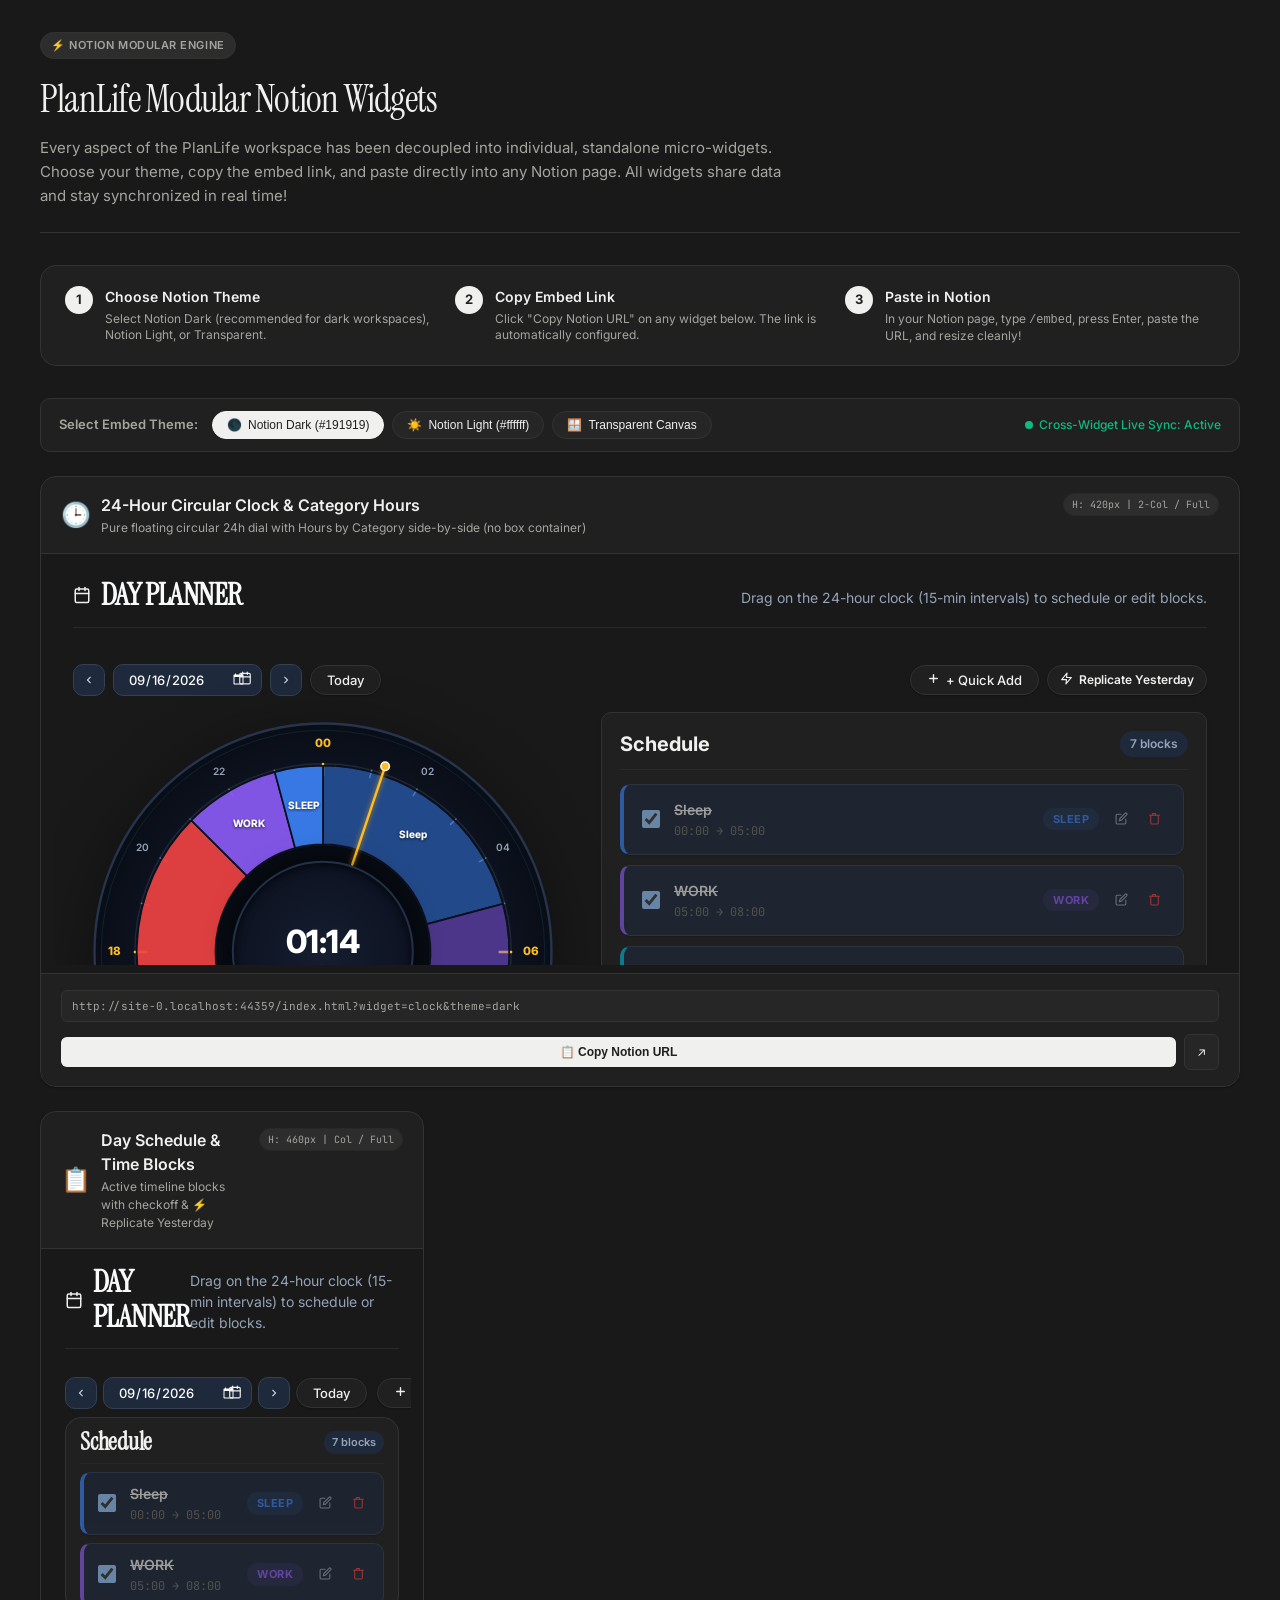
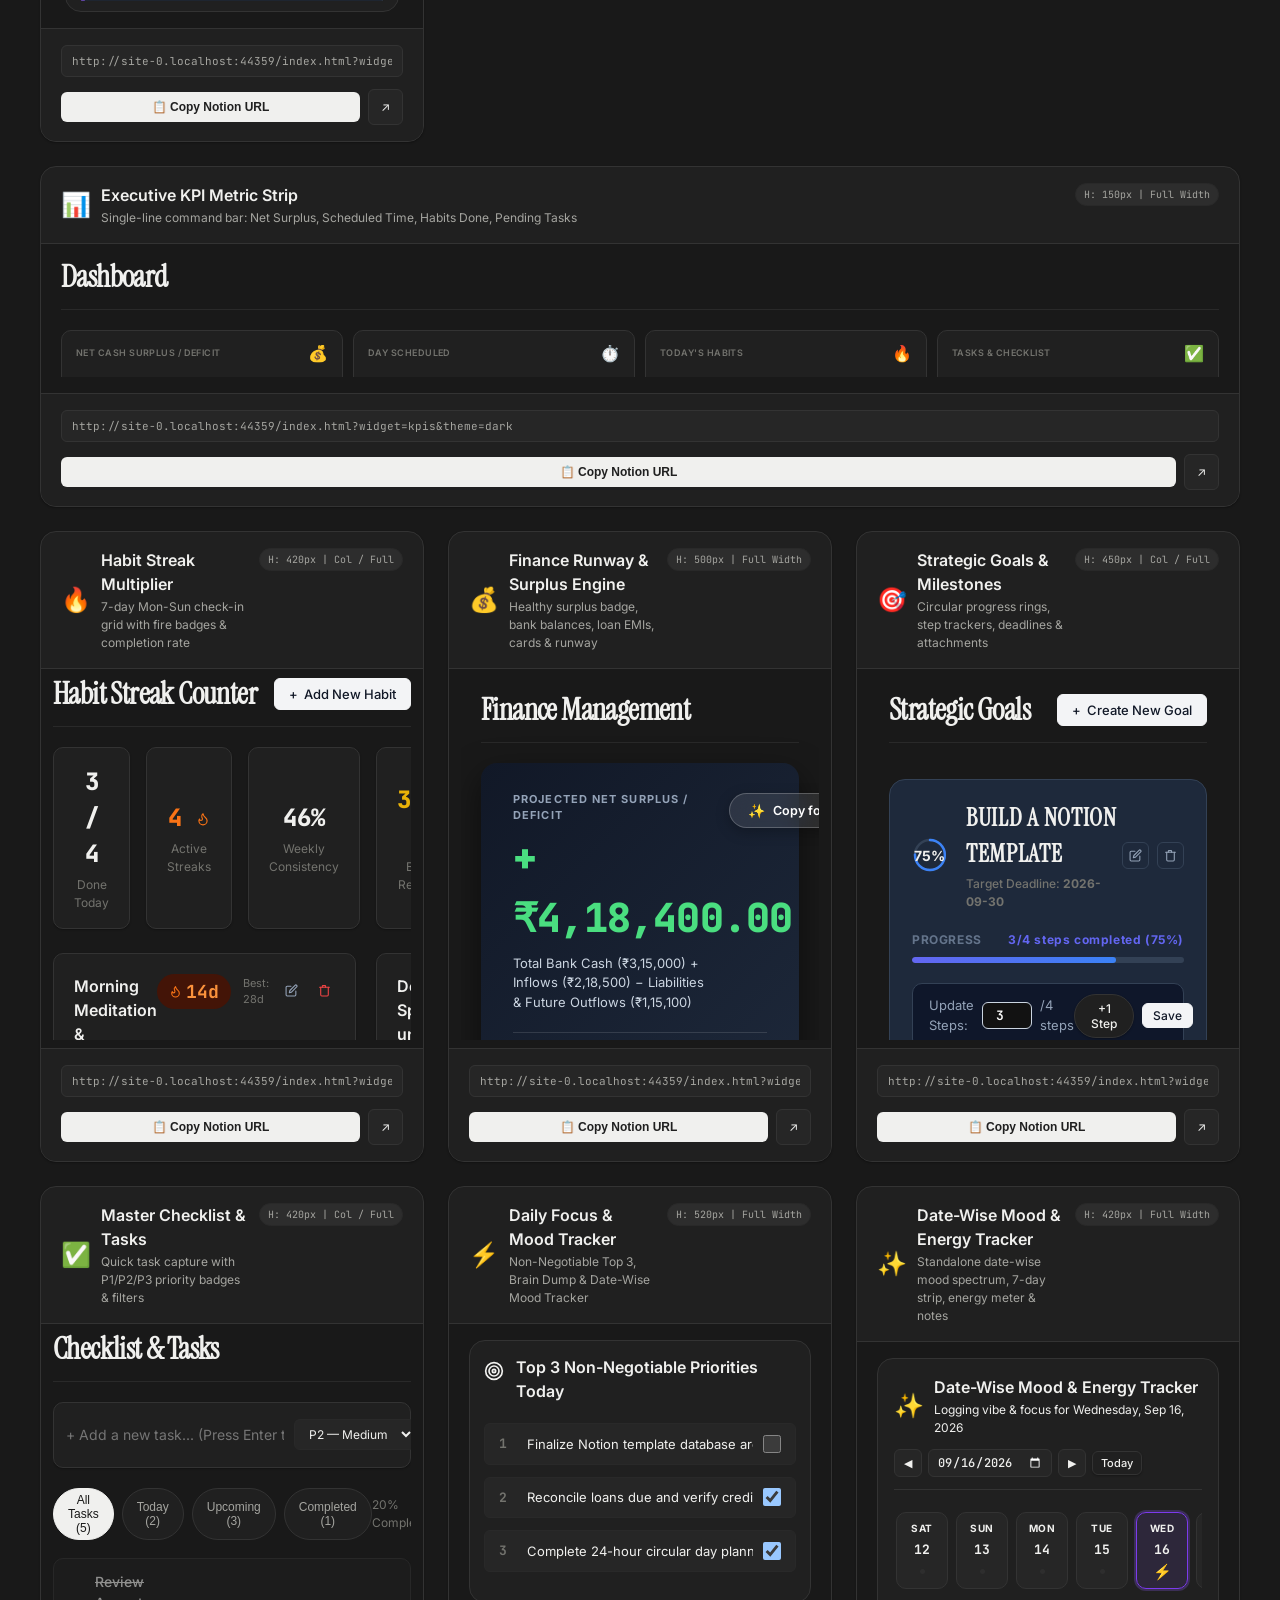
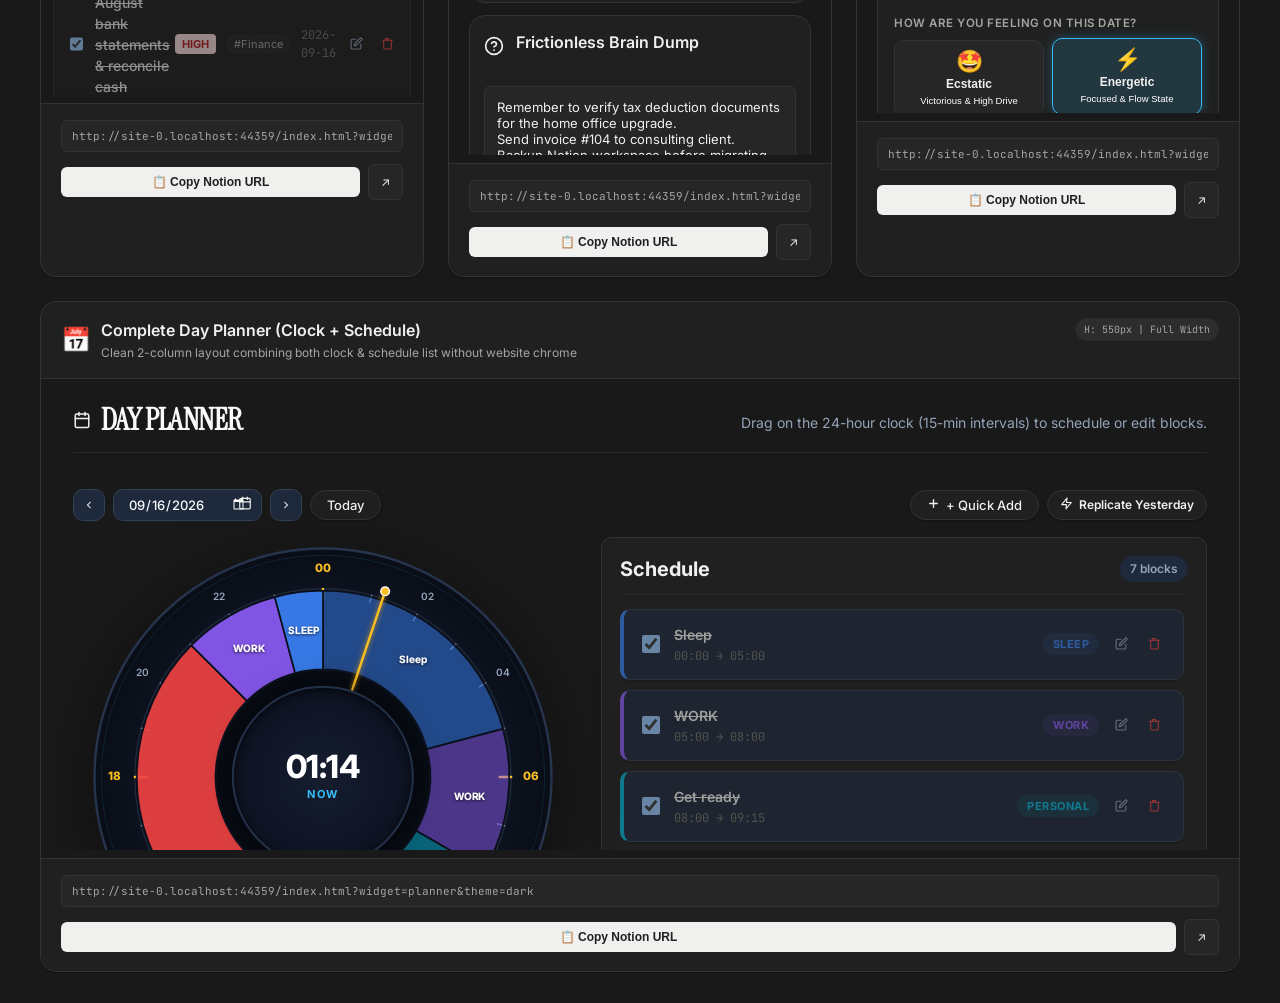
<file: widgets/index.html>
<!DOCTYPE html>
<html lang="en">
<head>
  <meta charset="UTF-8">
  <meta name="viewport" content="width=device-width, initial-scale=1.0">
  <title>PlanLife — Modular Notion Widgets & Embed Hub</title>
  <link rel="preconnect" href="https://fonts.googleapis.com">
  <link rel="preconnect" href="https://fonts.gstatic.com" crossorigin>
  <link href="https://fonts.googleapis.com/css2?family=Instrument+Serif:ital@0;1&family=Inter:wght@300;400;500;600;700&family=JetBrains+Mono:wght@400;500&display=swap" rel="stylesheet">
  <link rel="stylesheet" href="../styles.css">
  <style>
    body {
      background-color: var(--bg-app);
      color: var(--text-primary);
      padding: 32px 24px;
      font-family: var(--font-sans);
    }
    .hub-container {
      max-width: 1200px;
      margin: 0 auto;
    }
    .hub-header {
      margin-bottom: 32px;
      border-bottom: 1px solid var(--border-color);
      padding-bottom: 24px;
    }
    .hub-badge {
      display: inline-flex;
      align-items: center;
      gap: 6px;
      padding: 4px 10px;
      background: var(--bg-surface-tertiary);
      border: 1px solid var(--border-color);
      border-radius: var(--radius-full);
      font-size: 11px;
      font-weight: 600;
      letter-spacing: 0.05em;
      text-transform: uppercase;
      color: var(--text-secondary);
      margin-bottom: 12px;
    }
    .hub-title {
      font-family: var(--font-serif);
      font-size: 38px;
      font-weight: 400;
      margin-bottom: 8px;
      letter-spacing: -0.02em;
    }
    .hub-subtitle {
      font-size: 15px;
      color: var(--text-secondary);
      max-width: 750px;
      line-height: 1.6;
    }
    .guide-banner {
      background: var(--bg-surface);
      border: 1px solid var(--border-color);
      border-radius: var(--radius-lg);
      padding: 20px 24px;
      margin-bottom: 32px;
      display: grid;
      grid-template-columns: repeat(auto-fit, minmax(240px, 1fr));
      gap: 20px;
    }
    .guide-step {
      display: flex;
      align-items: flex-start;
      gap: 12px;
    }
    .step-num {
      width: 28px;
      height: 28px;
      border-radius: var(--radius-full);
      background: var(--accent-primary);
      color: var(--bg-surface);
      display: flex;
      align-items: center;
      justify-content: center;
      font-weight: 700;
      font-size: 13px;
      flex-shrink: 0;
    }
    .step-text h4 {
      font-size: 14px;
      font-weight: 600;
      margin-bottom: 4px;
    }
    .step-text p {
      font-size: 12px;
      color: var(--text-secondary);
      line-height: 1.4;
    }
    .theme-toolbar {
      display: flex;
      align-items: center;
      justify-content: space-between;
      flex-wrap: wrap;
      gap: 16px;
      margin-bottom: 24px;
      background: var(--bg-surface);
      border: 1px solid var(--border-color);
      padding: 12px 18px;
      border-radius: var(--radius-md);
    }
    .theme-picker-group {
      display: flex;
      align-items: center;
      gap: 8px;
    }
    .theme-picker-label {
      font-size: 13px;
      font-weight: 600;
      color: var(--text-secondary);
      margin-right: 6px;
    }
    .theme-btn {
      padding: 6px 14px;
      border-radius: var(--radius-full);
      border: 1px solid var(--border-color);
      background: var(--bg-surface-secondary);
      color: var(--text-primary);
      font-size: 12px;
      font-weight: 500;
      cursor: pointer;
      display: inline-flex;
      align-items: center;
      gap: 6px;
      transition: all 0.15s ease;
    }
    .theme-btn.active {
      background: var(--accent-primary);
      color: var(--bg-surface);
      border-color: var(--accent-primary);
    }
    .sync-badge {
      display: inline-flex;
      align-items: center;
      gap: 6px;
      font-size: 12px;
      color: var(--accent-green);
      font-weight: 500;
    }
    .sync-dot {
      width: 8px;
      height: 8px;
      border-radius: 50%;
      background: var(--accent-green);
      animation: pulseDot 2s infinite ease-in-out;
    }
    @keyframes pulseDot {
      0%, 100% { transform: scale(1); opacity: 0.8; }
      50% { transform: scale(1.4); opacity: 1; }
    }
    .widget-grid {
      display: grid;
      grid-template-columns: repeat(auto-fill, minmax(360px, 1fr));
      gap: 24px;
    }
    .widget-hub-card {
      background: var(--bg-surface);
      border: 1px solid var(--border-color);
      border-radius: var(--radius-lg);
      display: flex;
      flex-direction: column;
      overflow: hidden;
      box-shadow: var(--shadow-sm);
      transition: transform 0.15s ease, box-shadow 0.15s ease;
    }
    .widget-hub-card:hover {
      box-shadow: var(--shadow-md);
    }
    .card-top {
      padding: 16px 20px;
      border-bottom: 1px solid var(--border-color);
      display: flex;
      align-items: flex-start;
      justify-content: space-between;
      gap: 12px;
    }
    .widget-identity {
      display: flex;
      align-items: center;
      gap: 10px;
    }
    .widget-icon {
      font-size: 24px;
    }
    .widget-name {
      font-size: 16px;
      font-weight: 600;
    }
    .widget-desc {
      font-size: 12px;
      color: var(--text-secondary);
      margin-top: 2px;
    }
    .sizing-pill {
      font-size: 10px;
      font-family: var(--font-mono);
      padding: 3px 8px;
      background: var(--bg-surface-tertiary);
      border: 1px solid var(--border-subtle);
      border-radius: var(--radius-full);
      color: var(--text-secondary);
      white-space: nowrap;
    }
    .preview-frame-container {
      background: var(--bg-surface-secondary);
      border-bottom: 1px solid var(--border-color);
      position: relative;
      overflow: hidden;
    }
    .preview-iframe {
      width: 100%;
      border: none;
      display: block;
    }
    .card-bottom {
      padding: 16px 20px;
      display: flex;
      flex-direction: column;
      gap: 12px;
      background: var(--bg-surface);
    }
    .url-input-wrap {
      display: flex;
      align-items: center;
      gap: 8px;
    }
    .url-input {
      flex: 1;
      background: var(--bg-surface-secondary);
      border: 1px solid var(--border-color);
      border-radius: var(--radius-sm);
      padding: 8px 10px;
      font-family: var(--font-mono);
      font-size: 11px;
      color: var(--text-secondary);
      outline: none;
    }
    .url-input:focus {
      border-color: var(--accent-primary);
      color: var(--text-primary);
    }
    .action-btn-row {
      display: flex;
      align-items: center;
      gap: 8px;
    }
    .btn-copy-embed {
      flex: 1;
      padding: 8px 14px;
      background: var(--accent-primary);
      color: var(--bg-surface);
      border: none;
      border-radius: var(--radius-sm);
      font-weight: 600;
      font-size: 12px;
      cursor: pointer;
      display: inline-flex;
      align-items: center;
      justify-content: center;
      gap: 6px;
      transition: opacity 0.15s ease;
    }
    .btn-copy-embed:hover {
      opacity: 0.9;
    }
    .btn-external {
      padding: 8px 12px;
      background: var(--bg-surface-secondary);
      border: 1px solid var(--border-color);
      border-radius: var(--radius-sm);
      color: var(--text-primary);
      font-size: 12px;
      text-decoration: none;
      display: inline-flex;
      align-items: center;
      justify-content: center;
      gap: 4px;
    }
    .toast-msg {
      position: fixed;
      bottom: 24px;
      right: 24px;
      background: #10b981;
      color: #ffffff;
      padding: 12px 20px;
      border-radius: var(--radius-md);
      font-weight: 600;
      font-size: 13px;
      box-shadow: var(--shadow-lg);
      transform: translateY(100px);
      opacity: 0;
      transition: all 0.3s cubic-bezier(0.16, 1, 0.3, 1);
      z-index: 1000;
      display: flex;
      align-items: center;
      gap: 8px;
    }
    .toast-msg.show {
      transform: translateY(0);
      opacity: 1;
    }
  </style>
</head>
<body class="theme-dark">
  <div class="hub-container">
    
    <!-- Top Header -->
    <header class="hub-header">
      <div class="hub-badge">⚡ Notion Modular Engine</div>
      <h1 class="hub-title">PlanLife Modular Notion Widgets</h1>
      <p class="hub-subtitle">
        Every aspect of the PlanLife workspace has been decoupled into individual, standalone micro-widgets. 
        Choose your theme, copy the embed link, and paste directly into any Notion page. All widgets share data and stay synchronized in real time!
      </p>
    </header>

    <!-- 3-Step Notion Guide -->
    <div class="guide-banner">
      <div class="guide-step">
        <div class="step-num">1</div>
        <div class="step-text">
          <h4>Choose Notion Theme</h4>
          <p>Select Notion Dark (recommended for dark workspaces), Notion Light, or Transparent.</p>
        </div>
      </div>
      <div class="guide-step">
        <div class="step-num">2</div>
        <div class="step-text">
          <h4>Copy Embed Link</h4>
          <p>Click "Copy Notion URL" on any widget below. The link is automatically configured.</p>
        </div>
      </div>
      <div class="guide-step">
        <div class="step-num">3</div>
        <div class="step-text">
          <h4>Paste in Notion</h4>
          <p>In your Notion page, type <code>/embed</code>, press Enter, paste the URL, and resize cleanly!</p>
        </div>
      </div>
    </div>

    <!-- Theme Toolbar & Live Sync Status -->
    <div class="theme-toolbar">
      <div class="theme-picker-group">
        <span class="theme-picker-label">Select Embed Theme:</span>
        <button class="theme-btn active" data-theme="dark" onclick="switchEmbedTheme('dark')">
          <span>🌑</span> Notion Dark (#191919)
        </button>
        <button class="theme-btn" data-theme="light" onclick="switchEmbedTheme('light')">
          <span>☀️</span> Notion Light (#ffffff)
        </button>
        <button class="theme-btn" data-theme="transparent" onclick="switchEmbedTheme('transparent')">
          <span>🪟</span> Transparent Canvas
        </button>
      </div>

      <div class="sync-badge">
        <span class="sync-dot"></span>
        <span>Cross-Widget Live Sync: Active</span>
      </div>
    </div>

    <!-- Widget Cards Grid -->
    <div class="widget-grid" id="widgetGrid">
      
      <!-- 1. 24-HOUR CIRCULAR CLOCK + HOURS BY CATEGORY (SIDE-BY-SIDE) -->
      <div class="widget-hub-card" data-widget-key="clock" style="grid-column: 1 / -1;">
        <div class="card-top">
          <div class="widget-identity">
            <span class="widget-icon">🕒</span>
            <div>
              <div class="widget-name">24-Hour Circular Clock & Category Hours</div>
              <div class="widget-desc">Pure floating circular 24h dial with Hours by Category side-by-side (no box container)</div>
            </div>
          </div>
          <span class="sizing-pill">H: 420px | 2-Col / Full</span>
        </div>
        <div class="preview-frame-container" style="height: 420px;">
          <iframe class="preview-iframe" id="frame-clock" src="../index.html?widget=clock&theme=dark" style="height: 100%;"></iframe>
        </div>
        <div class="card-bottom">
          <div class="url-input-wrap">
            <input type="text" readonly class="url-input" id="url-clock">
          </div>
          <div class="action-btn-row">
            <button class="btn-copy-embed" onclick="copyWidgetUrl('clock')">
              <span>📋 Copy Notion URL</span>
            </button>
            <a class="btn-external" id="ext-clock" target="_blank" title="Open in new tab">↗</a>
          </div>
        </div>
      </div>

      <!-- 2. DAY SCHEDULE & TIME BLOCKS -->
      <div class="widget-hub-card" data-widget-key="schedule">
        <div class="card-top">
          <div class="widget-identity">
            <span class="widget-icon">📋</span>
            <div>
              <div class="widget-name">Day Schedule & Time Blocks</div>
              <div class="widget-desc">Active timeline blocks with checkoff & ⚡ Replicate Yesterday</div>
            </div>
          </div>
          <span class="sizing-pill">H: 460px | Col / Full</span>
        </div>
        <div class="preview-frame-container" style="height: 380px;">
          <iframe class="preview-iframe" id="frame-schedule" src="../index.html?widget=schedule&theme=dark" style="height: 100%;"></iframe>
        </div>
        <div class="card-bottom">
          <div class="url-input-wrap">
            <input type="text" readonly class="url-input" id="url-schedule">
          </div>
          <div class="action-btn-row">
            <button class="btn-copy-embed" onclick="copyWidgetUrl('schedule')">
              <span>📋 Copy Notion URL</span>
            </button>
            <a class="btn-external" id="ext-schedule" target="_blank" title="Open in new tab">↗</a>
          </div>
        </div>
      </div>

      <!-- 3. EXECUTIVE KPI STRIP -->
      <div class="widget-hub-card" data-widget-key="kpis" style="grid-column: 1 / -1;">
        <div class="card-top">
          <div class="widget-identity">
            <span class="widget-icon">📊</span>
            <div>
              <div class="widget-name">Executive KPI Metric Strip</div>
              <div class="widget-desc">Single-line command bar: Net Surplus, Scheduled Time, Habits Done, Pending Tasks</div>
            </div>
          </div>
          <span class="sizing-pill">H: 150px | Full Width</span>
        </div>
        <div class="preview-frame-container" style="height: 150px;">
          <iframe class="preview-iframe" id="frame-kpis" src="../index.html?widget=kpis&theme=dark" style="height: 100%;"></iframe>
        </div>
        <div class="card-bottom">
          <div class="url-input-wrap">
            <input type="text" readonly class="url-input" id="url-kpis">
          </div>
          <div class="action-btn-row">
            <button class="btn-copy-embed" onclick="copyWidgetUrl('kpis')">
              <span>📋 Copy Notion URL</span>
            </button>
            <a class="btn-external" id="ext-kpis" target="_blank" title="Open in new tab">↗</a>
          </div>
        </div>
      </div>

      <!-- 4. HABIT STREAK MULTIPLIER -->
      <div class="widget-hub-card" data-widget-key="habits">
        <div class="card-top">
          <div class="widget-identity">
            <span class="widget-icon">🔥</span>
            <div>
              <div class="widget-name">Habit Streak Multiplier</div>
              <div class="widget-desc">7-day Mon-Sun check-in grid with fire badges & completion rate</div>
            </div>
          </div>
          <span class="sizing-pill">H: 420px | Col / Full</span>
        </div>
        <div class="preview-frame-container" style="height: 380px;">
          <iframe class="preview-iframe" id="frame-habits" src="../index.html?widget=habits&theme=dark" style="height: 100%;"></iframe>
        </div>
        <div class="card-bottom">
          <div class="url-input-wrap">
            <input type="text" readonly class="url-input" id="url-habits">
          </div>
          <div class="action-btn-row">
            <button class="btn-copy-embed" onclick="copyWidgetUrl('habits')">
              <span>📋 Copy Notion URL</span>
            </button>
            <a class="btn-external" id="ext-habits" target="_blank" title="Open in new tab">↗</a>
          </div>
        </div>
      </div>

      <!-- 5. FINANCE CASH FLOW & RUNWAY -->
      <div class="widget-hub-card" data-widget-key="finance">
        <div class="card-top">
          <div class="widget-identity">
            <span class="widget-icon">💰</span>
            <div>
              <div class="widget-name">Finance Runway & Surplus Engine</div>
              <div class="widget-desc">Healthy surplus badge, bank balances, loan EMIs, cards & runway</div>
            </div>
          </div>
          <span class="sizing-pill">H: 500px | Full Width</span>
        </div>
        <div class="preview-frame-container" style="height: 380px;">
          <iframe class="preview-iframe" id="frame-finance" src="../index.html?widget=finance&theme=dark" style="height: 100%;"></iframe>
        </div>
        <div class="card-bottom">
          <div class="url-input-wrap">
            <input type="text" readonly class="url-input" id="url-finance">
          </div>
          <div class="action-btn-row">
            <button class="btn-copy-embed" onclick="copyWidgetUrl('finance')">
              <span>📋 Copy Notion URL</span>
            </button>
            <a class="btn-external" id="ext-finance" target="_blank" title="Open in new tab">↗</a>
          </div>
        </div>
      </div>

      <!-- 6. STRATEGIC GOALS & MILESTONES -->
      <div class="widget-hub-card" data-widget-key="goals">
        <div class="card-top">
          <div class="widget-identity">
            <span class="widget-icon">🎯</span>
            <div>
              <div class="widget-name">Strategic Goals & Milestones</div>
              <div class="widget-desc">Circular progress rings, step trackers, deadlines & attachments</div>
            </div>
          </div>
          <span class="sizing-pill">H: 450px | Col / Full</span>
        </div>
        <div class="preview-frame-container" style="height: 380px;">
          <iframe class="preview-iframe" id="frame-goals" src="../index.html?widget=goals&theme=dark" style="height: 100%;"></iframe>
        </div>
        <div class="card-bottom">
          <div class="url-input-wrap">
            <input type="text" readonly class="url-input" id="url-goals">
          </div>
          <div class="action-btn-row">
            <button class="btn-copy-embed" onclick="copyWidgetUrl('goals')">
              <span>📋 Copy Notion URL</span>
            </button>
            <a class="btn-external" id="ext-goals" target="_blank" title="Open in new tab">↗</a>
          </div>
        </div>
      </div>

      <!-- 7. MASTER CHECKLIST & TASKS -->
      <div class="widget-hub-card" data-widget-key="checklist">
        <div class="card-top">
          <div class="widget-identity">
            <span class="widget-icon">✅</span>
            <div>
              <div class="widget-name">Master Checklist & Tasks</div>
              <div class="widget-desc">Quick task capture with P1/P2/P3 priority badges & filters</div>
            </div>
          </div>
          <span class="sizing-pill">H: 420px | Col / Full</span>
        </div>
        <div class="preview-frame-container" style="height: 380px;">
          <iframe class="preview-iframe" id="frame-checklist" src="../index.html?widget=checklist&theme=dark" style="height: 100%;"></iframe>
        </div>
        <div class="card-bottom">
          <div class="url-input-wrap">
            <input type="text" readonly class="url-input" id="url-checklist">
          </div>
          <div class="action-btn-row">
            <button class="btn-copy-embed" onclick="copyWidgetUrl('checklist')">
              <span>📋 Copy Notion URL</span>
            </button>
            <a class="btn-external" id="ext-checklist" target="_blank" title="Open in new tab">↗</a>
          </div>
        </div>
      </div>

      <!-- 8. DAILY FOCUS & MOOD TRACKER -->
      <div class="widget-hub-card" data-widget-key="focus">
        <div class="card-top">
          <div class="widget-identity">
            <span class="widget-icon">⚡</span>
            <div>
              <div class="widget-name">Daily Focus &amp; Mood Tracker</div>
              <div class="widget-desc">Non-Negotiable Top 3, Brain Dump &amp; Date-Wise Mood Tracker</div>
            </div>
          </div>
          <span class="sizing-pill">H: 520px | Full Width</span>
        </div>
        <div class="preview-frame-container" style="height: 440px;">
          <iframe class="preview-iframe" id="frame-focus" src="../index.html?widget=focus&theme=dark" style="height: 100%;"></iframe>
        </div>
        <div class="card-bottom">
          <div class="url-input-wrap">
            <input type="text" readonly class="url-input" id="url-focus">
          </div>
          <div class="action-btn-row">
            <button class="btn-copy-embed" onclick="copyWidgetUrl('focus')">
              <span>📋 Copy Notion URL</span>
            </button>
            <a class="btn-external" id="ext-focus" target="_blank" title="Open in new tab">↗</a>
          </div>
        </div>
      </div>

      <!-- 9. STANDALONE DATE-WISE MOOD TRACKER -->
      <div class="widget-hub-card" data-widget-key="mood">
        <div class="card-top">
          <div class="widget-identity">
            <span class="widget-icon">✨</span>
            <div>
              <div class="widget-name">Date-Wise Mood &amp; Energy Tracker</div>
              <div class="widget-desc">Standalone date-wise mood spectrum, 7-day strip, energy meter &amp; notes</div>
            </div>
          </div>
          <span class="sizing-pill">H: 420px | Full Width</span>
        </div>
        <div class="preview-frame-container" style="height: 380px;">
          <iframe class="preview-iframe" id="frame-mood" src="../index.html?widget=mood&theme=dark" style="height: 100%;"></iframe>
        </div>
        <div class="card-bottom">
          <div class="url-input-wrap">
            <input type="text" readonly class="url-input" id="url-mood">
          </div>
          <div class="action-btn-row">
            <button class="btn-copy-embed" onclick="copyWidgetUrl('mood')">
              <span>📋 Copy Notion URL</span>
            </button>
            <a class="btn-external" id="ext-mood" target="_blank" title="Open in new tab">↗</a>
          </div>
        </div>
      </div>

      <!-- 10. COMBINED DAY PLANNER (CLOCK + SCHEDULE) -->
      <div class="widget-hub-card" data-widget-key="planner" style="grid-column: 1 / -1;">
        <div class="card-top">
          <div class="widget-identity">
            <span class="widget-icon">📅</span>
            <div>
              <div class="widget-name">Complete Day Planner (Clock + Schedule)</div>
              <div class="widget-desc">Clean 2-column layout combining both clock & schedule list without website chrome</div>
            </div>
          </div>
          <span class="sizing-pill">H: 550px | Full Width</span>
        </div>
        <div class="preview-frame-container" style="height: 480px;">
          <iframe class="preview-iframe" id="frame-planner" src="../index.html?widget=planner&theme=dark" style="height: 100%;"></iframe>
        </div>
        <div class="card-bottom">
          <div class="url-input-wrap">
            <input type="text" readonly class="url-input" id="url-planner">
          </div>
          <div class="action-btn-row">
            <button class="btn-copy-embed" onclick="copyWidgetUrl('planner')">
              <span>📋 Copy Notion URL</span>
            </button>
            <a class="btn-external" id="ext-planner" target="_blank" title="Open in new tab">↗</a>
          </div>
        </div>
      </div>

    </div>
  </div>

  <!-- Toast Notification -->
  <div id="toast" class="toast-msg">
    <span>✅</span>
    <span id="toastText">Notion Embed Link copied to clipboard!</span>
  </div>

  <script>
    let currentTheme = 'dark';
    const widgetKeys = ['clock', 'schedule', 'kpis', 'habits', 'finance', 'goals', 'checklist', 'focus', 'mood', 'planner'];

    function getBaseUrl() {
      const loc = window.location;
      // Normalizes URL whether served from file:// or http(s)://
      let href = loc.href.split('?')[0];
      let path = href.replace(/\/widgets\/index\.html$/i, '/index.html')
                     .replace(/\/widgets\/?$/i, '/index.html');
      if (!path.endsWith('/index.html')) {
        path = path.substring(0, path.lastIndexOf('/')) + '/index.html';
      }
      return path;
    }

    function updateWidgetUrls() {
      const base = getBaseUrl();
      widgetKeys.forEach(key => {
        const fullUrl = `${base}?widget=${key}&theme=${currentTheme}`;
        const input = document.getElementById(`url-${key}`);
        const ext = document.getElementById(`ext-${key}`);
        const frame = document.getElementById(`frame-${key}`);
        
        if (input) input.value = fullUrl;
        if (ext) ext.href = fullUrl;
        if (frame) frame.src = `../index.html?widget=${key}&theme=${currentTheme}`;
      });
    }

    function switchEmbedTheme(theme) {
      currentTheme = theme;
      document.querySelectorAll('.theme-btn').forEach(b => {
        b.classList.toggle('active', b.getAttribute('data-theme') === theme);
      });
      
      // Update Hub preview page theme
      document.body.className = theme === 'light' ? 'theme-light' : 'theme-dark';

      updateWidgetUrls();
      showToast(`Updated embed theme to: ${theme.toUpperCase()}`);
    }

    function copyWidgetUrl(key) {
      const input = document.getElementById(`url-${key}`);
      if (input) {
        input.select();
        navigator.clipboard.writeText(input.value).then(() => {
          showToast(`📋 Copied ${key.toUpperCase()} Notion embed link!`);
        }).catch(() => {
          document.execCommand('copy');
          showToast(`📋 Copied ${key.toUpperCase()} Notion embed link!`);
        });
      }
    }

    function showToast(msg) {
      const toast = document.getElementById('toast');
      const text = document.getElementById('toastText');
      if (toast && text) {
        text.textContent = msg;
        toast.classList.add('show');
        setTimeout(() => {
          toast.classList.remove('show');
        }, 2500);
      }
    }

    // Initialize on load
    window.addEventListener('DOMContentLoaded', () => {
      updateWidgetUrls();
    });
  </script>
</body>
</html>
</file>
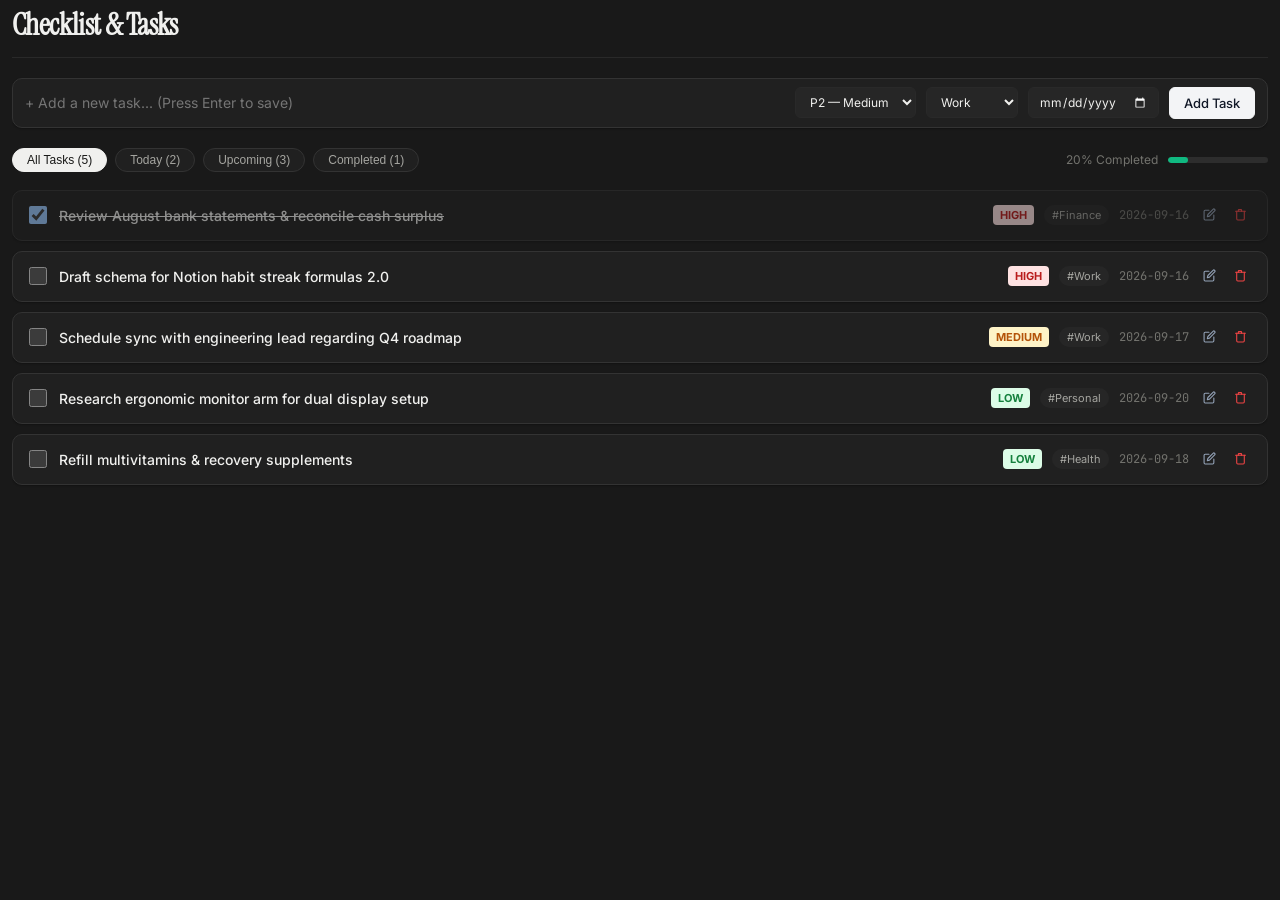
<file: widgets/checklist.html>
<!DOCTYPE html>
<html>
<head>
  <meta charset="UTF-8">
  <title>PlanLife — Master Checklist & Tasks Widget</title>
  <script>
    const params = new URLSearchParams(window.location.search);
    if (!params.has('theme')) params.set('theme', 'dark');
    params.set('widget', 'checklist');
    window.location.replace('../index.html?' + params.toString());
  </script>
</head>
<body style="background:#191919;margin:0;"></body>
</html>
</file>
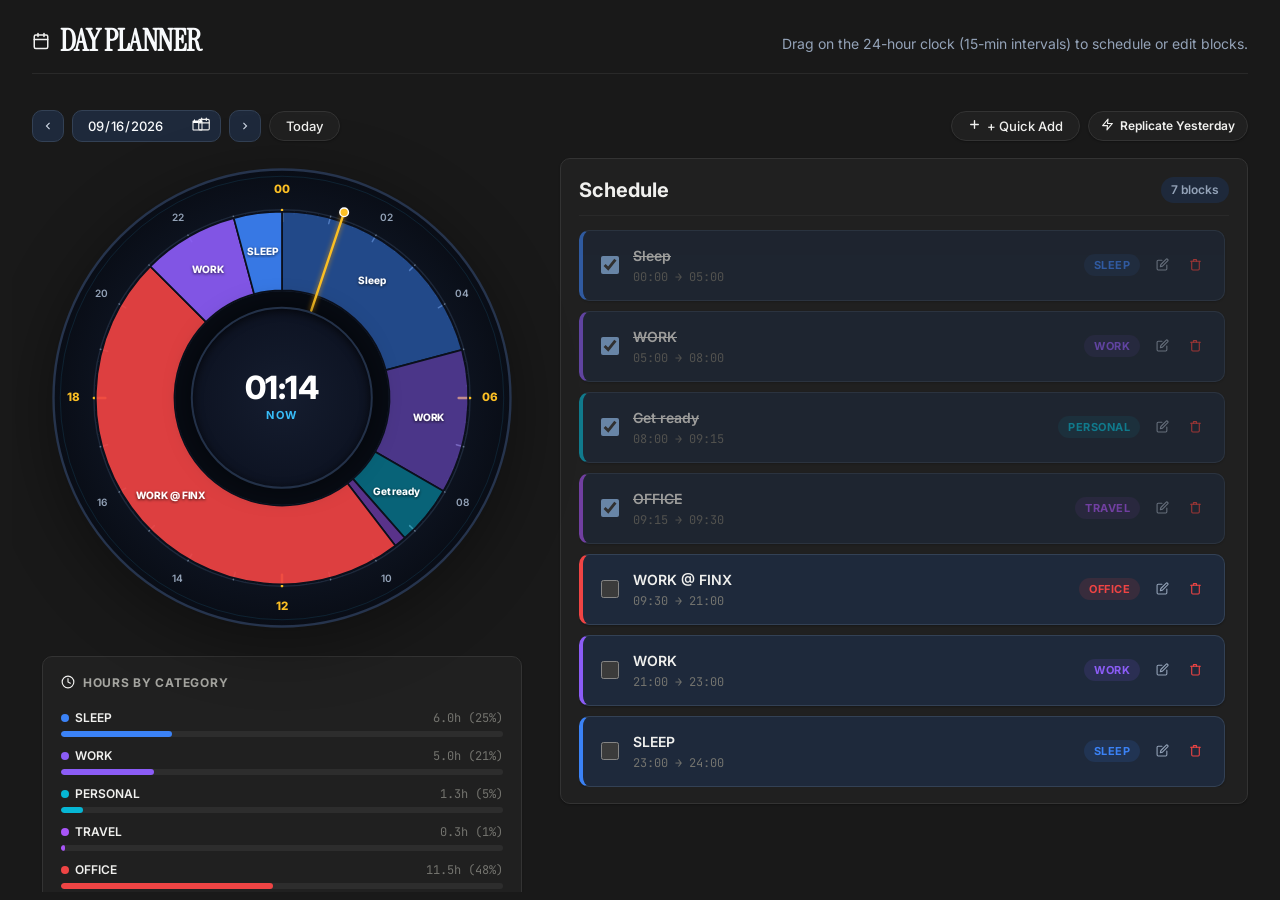
<file: widgets/clock.html>
<!DOCTYPE html>
<html>
<head>
  <meta charset="UTF-8">
  <title>PlanLife — 24-Hour Circular Clock Widget</title>
  <script>
    const params = new URLSearchParams(window.location.search);
    if (!params.has('theme')) params.set('theme', 'dark');
    params.set('widget', 'clock');
    window.location.replace('../index.html?' + params.toString());
  </script>
</head>
<body style="background:#191919;margin:0;"></body>
</html>
</file>
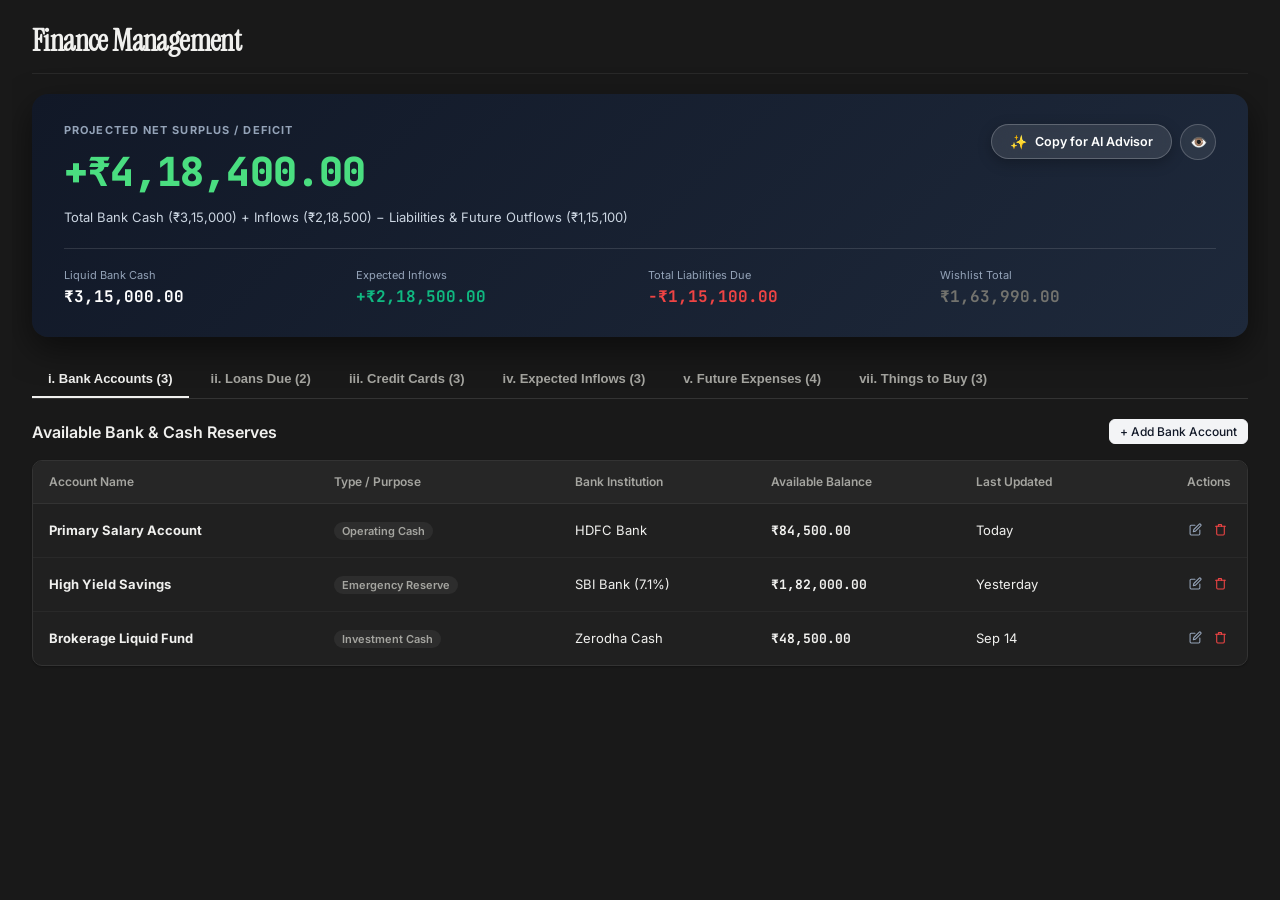
<file: widgets/finance.html>
<!DOCTYPE html>
<html>
<head>
  <meta charset="UTF-8">
  <title>PlanLife — Finance Runway & Surplus Widget</title>
  <script>
    const params = new URLSearchParams(window.location.search);
    if (!params.has('theme')) params.set('theme', 'dark');
    params.set('widget', 'finance');
    window.location.replace('../index.html?' + params.toString());
  </script>
</head>
<body style="background:#191919;margin:0;"></body>
</html>
</file>
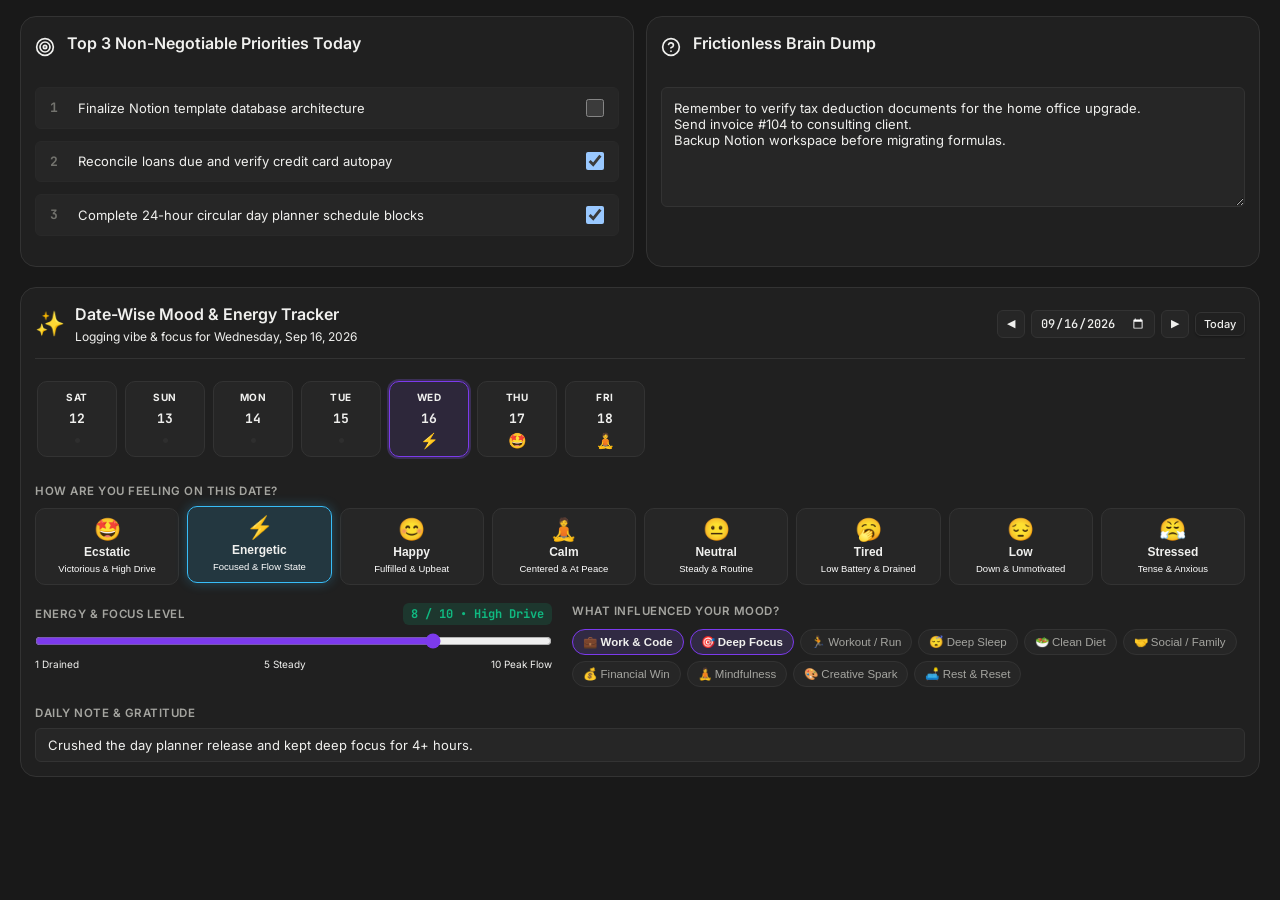
<file: widgets/focus.html>
<!DOCTYPE html>
<html>
<head>
  <meta charset="UTF-8">
  <title>PlanLife — Daily Focus & Brain Dump Widget</title>
  <script>
    const params = new URLSearchParams(window.location.search);
    if (!params.has('theme')) params.set('theme', 'dark');
    params.set('widget', 'focus');
    window.location.replace('../index.html?' + params.toString());
  </script>
</head>
<body style="background:#191919;margin:0;"></body>
</html>
</file>
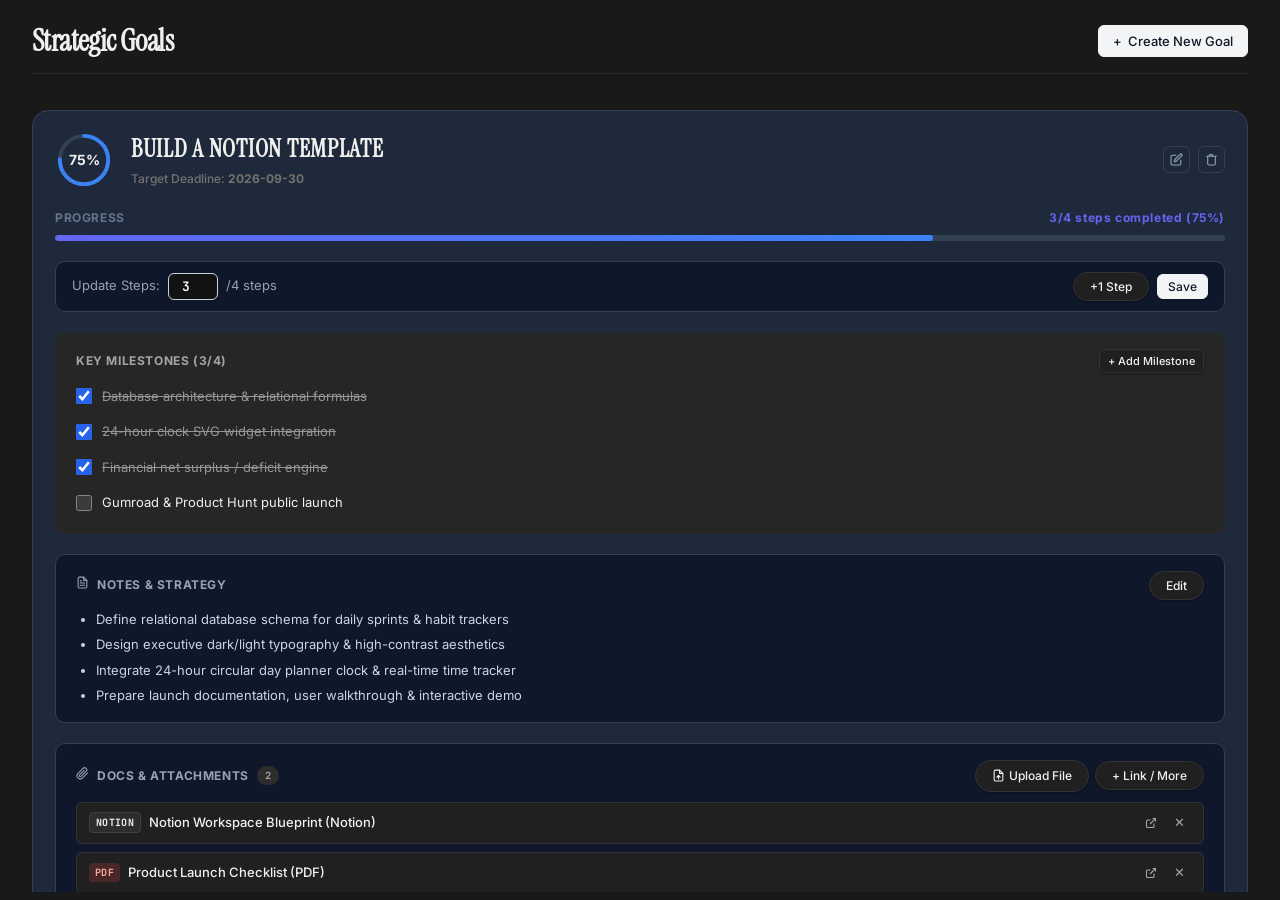
<file: widgets/goals.html>
<!DOCTYPE html>
<html>
<head>
  <meta charset="UTF-8">
  <title>PlanLife — Strategic Goals & Milestones Widget</title>
  <script>
    const params = new URLSearchParams(window.location.search);
    if (!params.has('theme')) params.set('theme', 'dark');
    params.set('widget', 'goals');
    window.location.replace('../index.html?' + params.toString());
  </script>
</head>
<body style="background:#191919;margin:0;"></body>
</html>
</file>
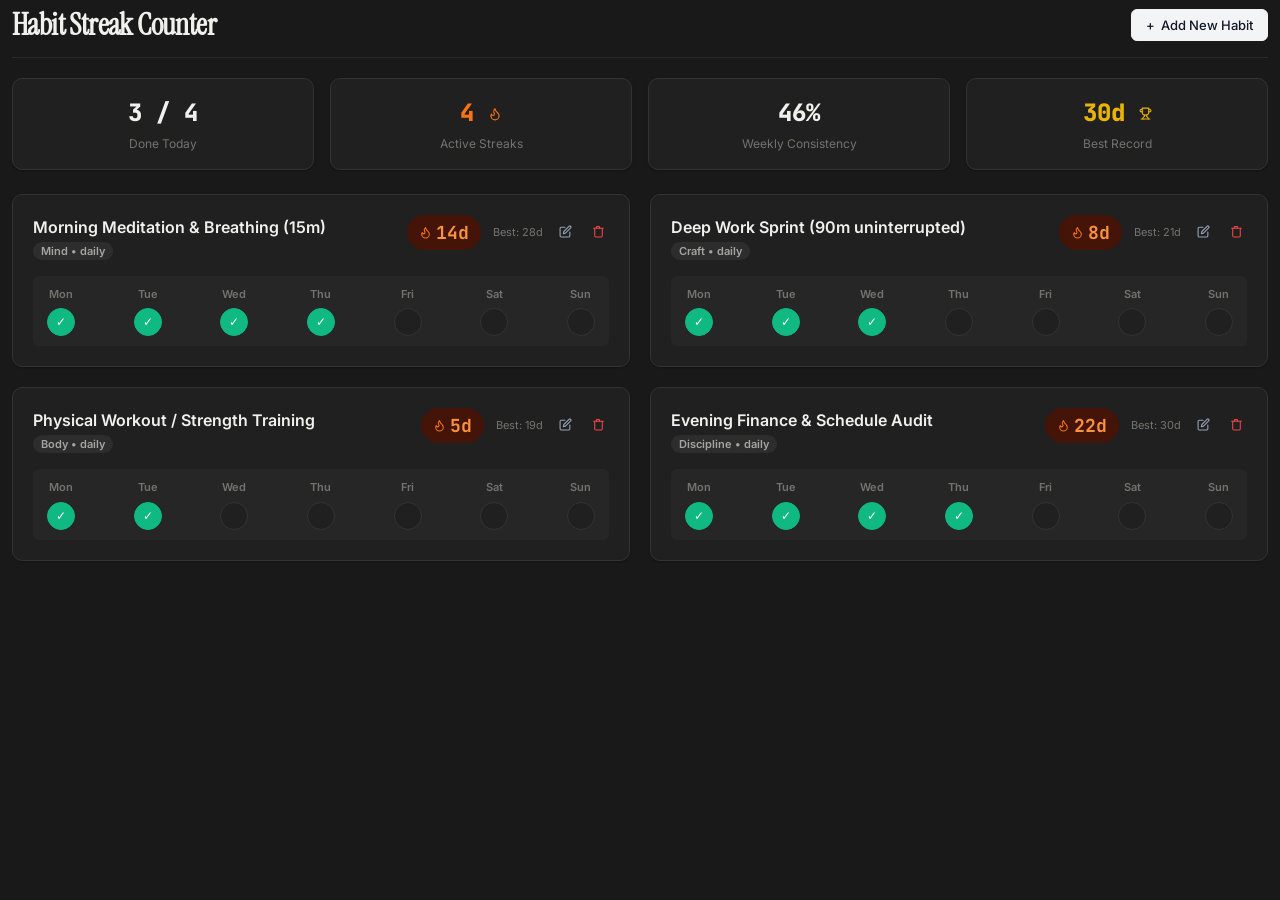
<file: widgets/habits.html>
<!DOCTYPE html>
<html>
<head>
  <meta charset="UTF-8">
  <title>PlanLife — Habit Streak Multiplier Widget</title>
  <script>
    const params = new URLSearchParams(window.location.search);
    if (!params.has('theme')) params.set('theme', 'dark');
    params.set('widget', 'habits');
    window.location.replace('../index.html?' + params.toString());
  </script>
</head>
<body style="background:#191919;margin:0;"></body>
</html>
</file>
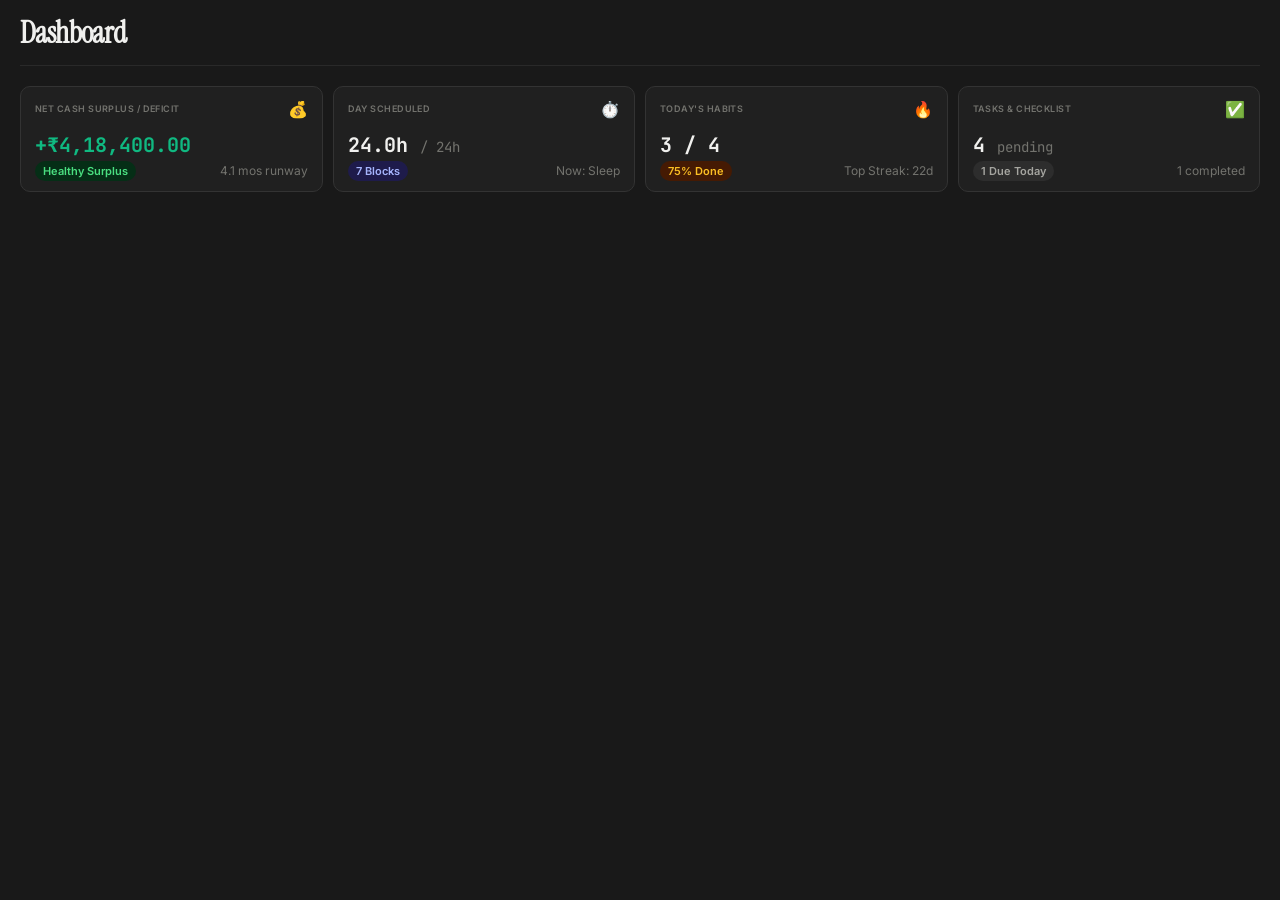
<file: widgets/kpis.html>
<!DOCTYPE html>
<html>
<head>
  <meta charset="UTF-8">
  <title>PlanLife — Executive KPI Metric Strip Widget</title>
  <script>
    const params = new URLSearchParams(window.location.search);
    if (!params.has('theme')) params.set('theme', 'dark');
    params.set('widget', 'kpis');
    window.location.replace('../index.html?' + params.toString());
  </script>
</head>
<body style="background:#191919;margin:0;"></body>
</html>
</file>
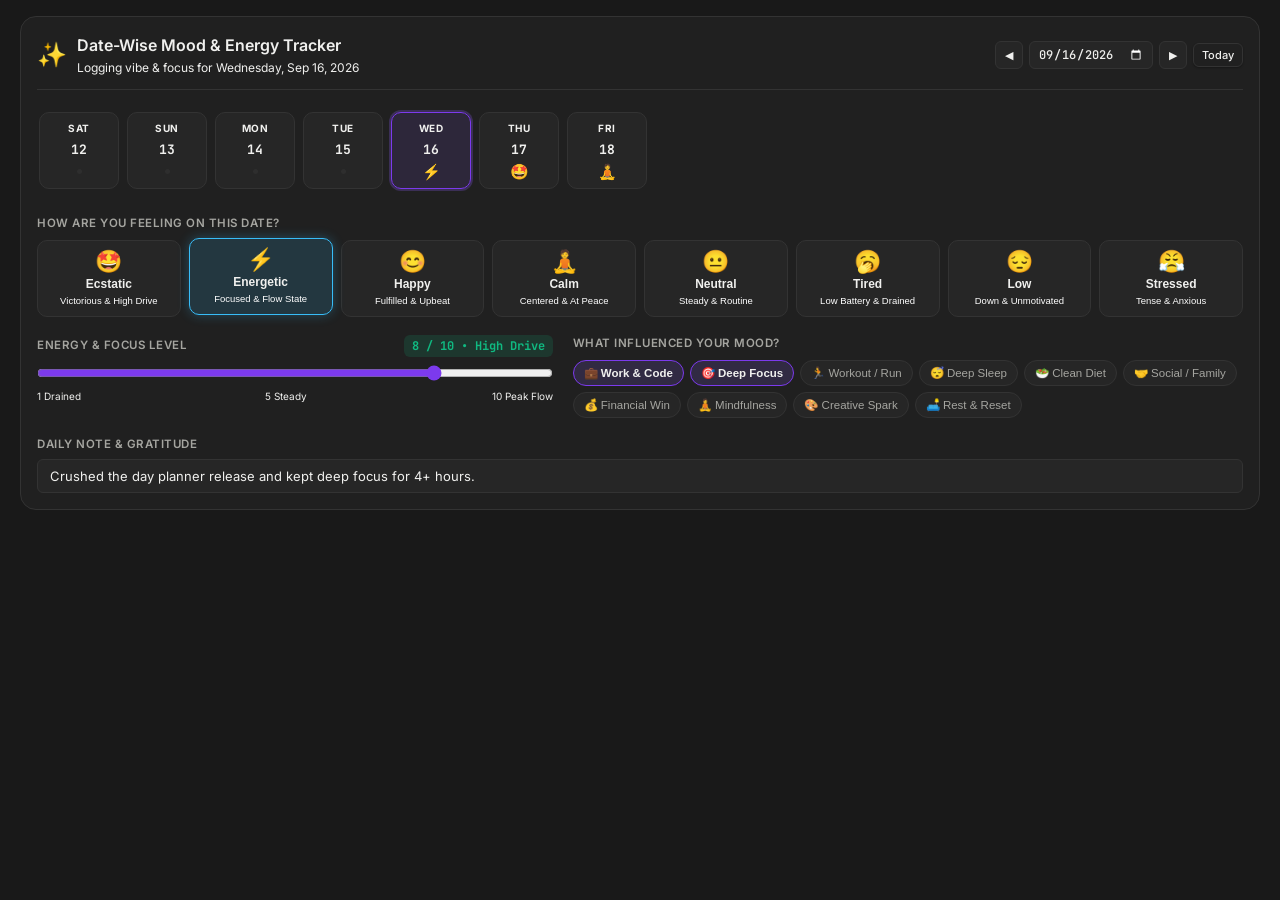
<file: widgets/mood.html>
<!DOCTYPE html>
<html>
<head>
  <meta charset="UTF-8">
  <title>PlanLife — Date-Wise Mood & Vibe Tracker Widget</title>
  <script>
    const params = new URLSearchParams(window.location.search);
    if (!params.has('theme')) params.set('theme', 'dark');
    params.set('widget', 'mood');
    window.location.replace('../index.html?' + params.toString());
  </script>
</head>
<body style="background:#191919;margin:0;"></body>
</html>
</file>
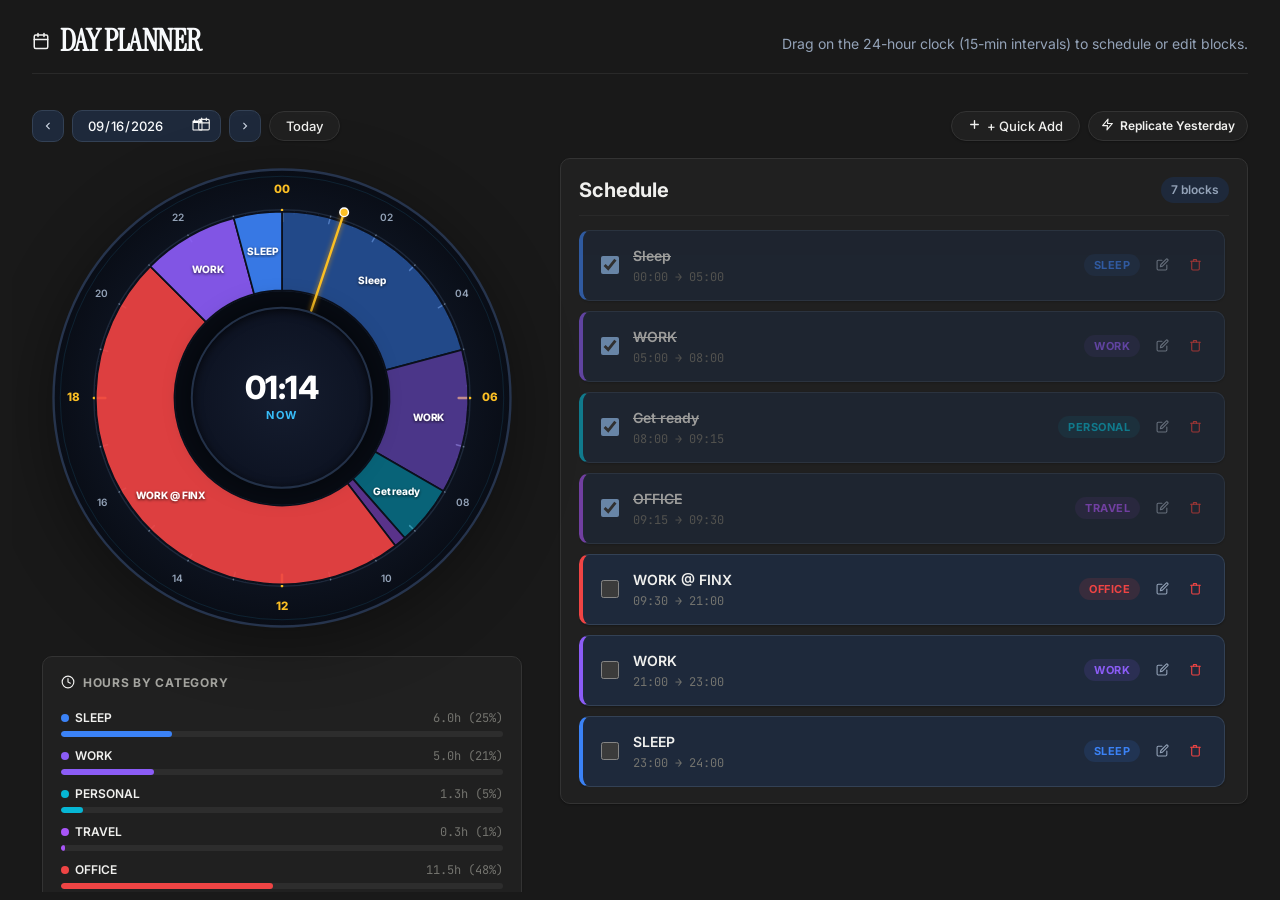
<file: widgets/planner.html>
<!DOCTYPE html>
<html>
<head>
  <meta charset="UTF-8">
  <title>PlanLife — Complete Day Planner Widget</title>
  <script>
    const params = new URLSearchParams(window.location.search);
    if (!params.has('theme')) params.set('theme', 'dark');
    params.set('widget', 'planner');
    window.location.replace('../index.html?' + params.toString());
  </script>
</head>
<body style="background:#191919;margin:0;"></body>
</html>
</file>
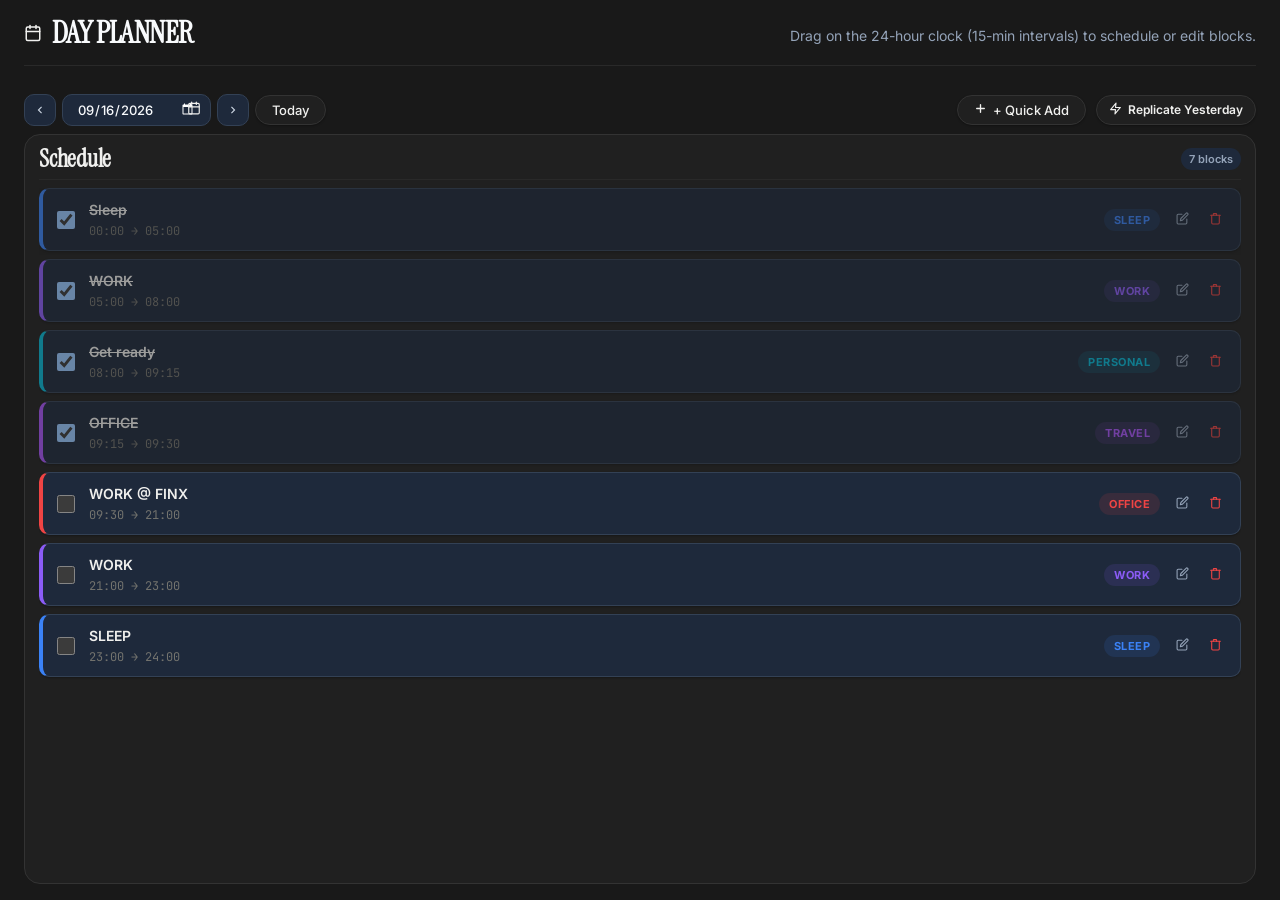
<file: widgets/schedule.html>
<!DOCTYPE html>
<html>
<head>
  <meta charset="UTF-8">
  <title>PlanLife — Day Schedule & Time Blocks Widget</title>
  <script>
    const params = new URLSearchParams(window.location.search);
    if (!params.has('theme')) params.set('theme', 'dark');
    params.set('widget', 'schedule');
    window.location.replace('../index.html?' + params.toString());
  </script>
</head>
<body style="background:#191919;margin:0;"></body>
</html>
</file>
<file: styles.css>
/* ==========================================================================
   PLANLIFE DESIGN SYSTEM — Notion Executive Theme
   ========================================================================== */

:root {
  /* Light Mode (Notion Classic Warm Minimal) */
  --bg-app: #f7f7f5;
  --bg-surface: #ffffff;
  --bg-surface-secondary: #fbfbfa;
  --bg-surface-tertiary: #f1f1ef;
  --bg-surface-elevated: #ffffff;
  --border-color: #e5e5e3;
  --border-subtle: #eeeeeb;
  --text-primary: #191918;
  --text-secondary: #5f5e5b;
  --text-muted: #8e8d8a;
  --text-inverse: #ffffff;

  /* Accent Colors */
  --accent-primary: #191918;
  --accent-blue: #2563eb;
  --accent-indigo: #4f46e5;
  --accent-purple: #7c3aed;
  --accent-cyan: #06b6d4;
  --accent-red: #ef4444;
  --accent-coral: #f43f5e;
  --accent-green: #10b981;
  --accent-amber: #f59e0b;
  --accent-gold: #eab308;

  /* Clock Specific Colors (Preserves Dark Navy Clock Face as in Image 1 & 2) */
  --clock-bg: #0d1527;
  --clock-face-inner: #0a0f1d;
  --clock-ring: #1e293b;
  --clock-text: #f8fafc;
  --clock-ticks: #334155;
  --clock-needle: #fbbf24;
  --clock-now-cyan: #38bdf8;

  /* Shadows */
  --shadow-sm: 0 1px 2px rgba(0, 0, 0, 0.04);
  --shadow-md: 0 4px 12px rgba(0, 0, 0, 0.05);
  --shadow-lg: 0 12px 28px rgba(0, 0, 0, 0.08);

  /* Radius */
  --radius-sm: 6px;
  --radius-md: 10px;
  --radius-lg: 16px;
  --radius-full: 9999px;

  /* Typography */
  --font-sans: 'Inter', -apple-system, BlinkMacSystemFont, 'Segoe UI', Roboto, sans-serif;
  --font-serif: 'Instrument Serif', Georgia, 'Times New Roman', serif;
  --font-mono: 'JetBrains Mono', monospace;
}

/* Dark Mode (Notion Sleek Graphite #191919) */
:root.theme-dark,
html.theme-dark,
body.theme-dark,
.is-widget,
.is-iframe {
  color-scheme: dark !important;
  --bg-app: #191919 !important;
  --bg-surface: #202020;
  --bg-surface-secondary: #262626;
  --bg-surface-tertiary: #2d2d2d;
  --bg-surface-elevated: #282828;
  --border-color: #333333;
  --border-subtle: #292929;
  --text-primary: #f0f0ee;
  --text-secondary: #a5a5a0;
  --text-muted: #73736e;
  --text-inverse: #191918;

  --accent-primary: #f0f0ee;
  --shadow-sm: 0 1px 2px rgba(0, 0, 0, 0.3);
  --shadow-md: 0 4px 16px rgba(0, 0, 0, 0.4);
  --shadow-lg: 0 12px 32px rgba(0, 0, 0, 0.5);
  background-color: #191919 !important;
}

/* Global Notion-Style Dark Scrollbar Rules */
* {
  scrollbar-width: thin;
  scrollbar-color: #333333 transparent;
}
::-webkit-scrollbar {
  width: 6px;
  height: 6px;
}
::-webkit-scrollbar-track {
  background: transparent;
}
::-webkit-scrollbar-thumb {
  background: #333333;
  border-radius: 4px;
}
::-webkit-scrollbar-thumb:hover {
  background: #444444;
}

/* Transparent Theme (Seamless Notion Background Embedding) */
:root.theme-transparent,
html.theme-transparent,
body.theme-transparent {
  --bg-app: transparent !important;
  background: transparent !important;
  background-color: transparent !important;
}

body.theme-transparent .dash-card,
body.theme-transparent .clock-card,
body.theme-transparent .schedule-card,
body.theme-transparent .habit-streak-card,
body.theme-transparent .goal-card,
body.theme-transparent .checklist-card,
body.theme-transparent .focus-card,
body.theme-transparent .finance-card,
body.theme-transparent .kpi-card {
  background-color: var(--bg-surface);
}

/* Base Reset & Setup */
*, *::before, *::after {
  box-sizing: border-box;
  margin: 0;
  padding: 0;
}

html, body {
  min-height: 100vh;
  min-height: 100%;
  margin: 0;
  padding: 0;
}

html {
  background-color: var(--bg-app);
}

body {
  font-family: var(--font-sans);
  background-color: var(--bg-app);
  color: var(--text-primary);
  line-height: 1.5;
  font-size: 14px;
  -webkit-font-smoothing: antialiased;
}

.app-container {
  max-width: 1360px;
  margin: 0 auto;
  min-height: 100vh;
  display: flex;
  flex-direction: column;
}

/* ==========================================================================
   NOTION TOP NAVBAR
   ========================================================================== */
.notion-navbar {
  height: 56px;
  background-color: var(--bg-surface);
  border-bottom: 1px solid var(--border-color);
  display: flex;
  align-items: center;
  justify-content: space-between;
  padding: 0 24px;
  position: sticky;
  top: 0;
  z-index: 100;
}

.nav-left {
  display: flex;
  align-items: center;
  gap: 8px;
  font-weight: 600;
  font-size: 15px;
}

.workspace-icon {
  font-size: 18px;
}

.workspace-title {
  letter-spacing: -0.01em;
}

.workspace-badge {
  background-color: var(--bg-surface-tertiary);
  color: var(--text-secondary);
  font-size: 11px;
  font-weight: 500;
  padding: 2px 7px;
  border-radius: var(--radius-full);
  margin-left: 4px;
}

.nav-center {
  display: flex;
  align-items: center;
}

.nav-tabs {
  display: flex;
  gap: 4px;
  background-color: var(--bg-surface-secondary);
  padding: 3px;
  border-radius: var(--radius-md);
  border: 1px solid var(--border-subtle);
}

.nav-tab {
  border: none;
  background: transparent;
  padding: 6px 14px;
  font-size: 13px;
  font-weight: 500;
  color: var(--text-secondary);
  border-radius: var(--radius-sm);
  cursor: pointer;
  display: flex;
  align-items: center;
  gap: 6px;
  transition: all 0.15s ease;
}

.nav-tab:hover {
  color: var(--text-primary);
  background-color: rgba(0, 0, 0, 0.04);
}

body.theme-dark .nav-tab:hover {
  background-color: rgba(255, 255, 255, 0.06);
}

.nav-tab.active {
  background-color: var(--bg-surface);
  color: var(--text-primary);
  font-weight: 600;
  box-shadow: var(--shadow-sm);
}

.nav-right {
  display: flex;
  align-items: center;
  gap: 8px;
}

/* Buttons */
.btn {
  display: inline-flex;
  align-items: center;
  justify-content: center;
  gap: 6px;
  padding: 7px 14px;
  font-size: 13px;
  font-weight: 500;
  border-radius: var(--radius-sm);
  border: 1px solid transparent;
  cursor: pointer;
  transition: all 0.15s ease;
  font-family: inherit;
  text-decoration: none;
}

.btn-sm {
  padding: 4px 10px;
  font-size: 12px;
}

.btn-dark {
  background-color: #111827;
  color: #ffffff;
  border-color: #111827;
}

body.theme-dark .btn-dark {
  background-color: #f3f4f6;
  color: #111827;
  border-color: #f3f4f6;
}

.btn-dark:hover {
  opacity: 0.92;
  transform: translateY(-0.5px);
}

.btn-pill {
  border-radius: var(--radius-full);
  background-color: var(--bg-surface);
  border: 1px solid var(--border-color);
  color: var(--text-primary);
  padding: 6px 16px;
  box-shadow: var(--shadow-sm);
}

.btn-pill:hover {
  background-color: var(--bg-surface-secondary);
}

.btn-subtle {
  background: transparent;
  color: var(--text-secondary);
  border: 1px solid var(--border-subtle);
}

.btn-subtle:hover {
  background-color: var(--bg-surface-secondary);
  color: var(--text-primary);
}

.btn-outline {
  background: transparent;
  color: var(--text-primary);
  border: 1px solid var(--border-color);
}

.btn-outline:hover {
  background-color: var(--bg-surface-secondary);
}

.icon-btn {
  border: 1px solid var(--border-subtle);
  background: var(--bg-surface);
  border-radius: var(--radius-sm);
  width: 32px;
  height: 32px;
  display: flex;
  align-items: center;
  justify-content: center;
  cursor: pointer;
  font-size: 15px;
  transition: background 0.15s ease;
}

.icon-btn:hover {
  background-color: var(--bg-surface-secondary);
}

/* ==========================================================================
   MAIN CONTENT & TABS
   ========================================================================== */
.main-content {
  flex: 1;
  padding: 32px 36px 64px 36px;
}

.tab-view {
  display: none;
  animation: fadeIn 0.2s ease-in-out;
}

.tab-view.active {
  display: block;
}

@keyframes fadeIn {
  from { opacity: 0; transform: translateY(3px); }
  to { opacity: 1; transform: translateY(0); }
}

.page-header {
  margin-bottom: 28px;
}

.page-header-flex {
  display: flex;
  align-items: flex-end;
  justify-content: space-between;
  margin-bottom: 28px;
  gap: 16px;
}

.header-pretitle {
  font-size: 11px;
  font-weight: 700;
  letter-spacing: 0.08em;
  color: var(--text-muted);
  margin-bottom: 6px;
  text-transform: uppercase;
}

.serif-title {
  font-family: var(--font-serif);
  font-size: 34px;
  font-weight: 500;
  letter-spacing: -0.01em;
  line-height: 1.15;
  color: var(--text-primary);
}

.page-subtitle {
  font-size: 14px;
  color: var(--text-secondary);
  margin-top: 6px;
}

/* ==========================================================================
   KPI GRID
   ========================================================================== */
.kpi-grid {
  display: grid;
  grid-template-columns: repeat(4, 1fr);
  gap: 16px;
  margin-bottom: 28px;
}

.kpi-card {
  background-color: var(--bg-surface);
  border: 1px solid var(--border-color);
  border-radius: var(--radius-md);
  padding: 18px 20px;
  box-shadow: var(--shadow-sm);
  display: flex;
  flex-direction: column;
  justify-content: space-between;
  transition: transform 0.15s ease, box-shadow 0.15s ease;
}

.kpi-card:hover {
  box-shadow: var(--shadow-md);
  transform: translateY(-1px);
}

.kpi-header {
  display: flex;
  align-items: center;
  justify-content: space-between;
  margin-bottom: 8px;
}

.kpi-label {
  font-size: 11px;
  font-weight: 600;
  letter-spacing: 0.05em;
  color: var(--text-muted);
}

.kpi-icon {
  font-size: 16px;
}

.kpi-value {
  font-family: var(--font-mono);
  font-size: 26px;
  font-weight: 700;
  color: var(--text-primary);
  line-height: 1.2;
  margin-bottom: 12px;
}

.kpi-unit {
  font-size: 14px;
  font-weight: 400;
  color: var(--text-muted);
}

.kpi-footer {
  display: flex;
  align-items: center;
  justify-content: space-between;
  gap: 8px;
}

.kpi-badge {
  font-size: 11px;
  font-weight: 600;
  padding: 2px 8px;
  border-radius: var(--radius-full);
}

.badge-success { background-color: #dcfce7; color: #15803d; }
.badge-danger { background-color: #fee2e2; color: #b91c1c; }
.badge-warning { background-color: #fef3c7; color: #b45309; }
.badge-info { background-color: #e0e7ff; color: #4338ca; }
.badge-neutral { background-color: var(--bg-surface-tertiary); color: var(--text-secondary); }

body.theme-dark .badge-success { background-color: #052e16; color: #4ade80; }
body.theme-dark .badge-danger { background-color: #450a0a; color: #f87171; }
body.theme-dark .badge-warning { background-color: #451a03; color: #fbbf24; }
body.theme-dark .badge-info { background-color: #1e1b4b; color: #a5b4fc; }

.kpi-subtext {
  font-size: 12px;
  color: var(--text-muted);
  white-space: nowrap;
  overflow: hidden;
  text-overflow: ellipsis;
}

/* ==========================================================================
   DASHBOARD SPLIT GRID
   ========================================================================== */
.dash-split-grid {
  display: grid;
  grid-template-columns: 1.1fr 0.9fr;
  gap: 20px;
}

.dash-col-stack {
  display: flex;
  flex-direction: column;
  gap: 20px;
}

.dash-card {
  background-color: var(--bg-surface);
  border: 1px solid var(--border-color);
  border-radius: var(--radius-md);
  padding: 20px;
  box-shadow: var(--shadow-sm);
}

.card-header-flex {
  display: flex;
  align-items: flex-start;
  justify-content: space-between;
  margin-bottom: 16px;
  gap: 12px;
}

.card-title {
  font-size: 16px;
  font-weight: 600;
  color: var(--text-primary);
}

.card-desc {
  font-size: 12px;
  color: var(--text-muted);
  margin-top: 2px;
}

/* Dashboard Schedule Timeline */
.dash-timeline-container {
  display: flex;
  flex-direction: column;
  gap: 10px;
}

.dash-time-slot {
  display: flex;
  align-items: center;
  padding: 10px 14px;
  background-color: var(--bg-surface-secondary);
  border-radius: var(--radius-sm);
  border-left: 4px solid var(--accent-blue);
  gap: 12px;
}

.dash-time-slot.is-active {
  background-color: #eff6ff;
  border-left-color: #2563eb;
  outline: 1px solid #bfdbfe;
}

body.theme-dark .dash-time-slot.is-active {
  background-color: #172554;
  outline-color: #1e3a8a;
}

.slot-time {
  font-family: var(--font-mono);
  font-size: 12px;
  font-weight: 600;
  color: var(--text-muted);
  min-width: 100px;
}

.slot-title {
  font-weight: 500;
  font-size: 13px;
  color: var(--text-primary);
  flex: 1;
}

.slot-category {
  font-size: 11px;
  font-weight: 600;
  padding: 2px 8px;
  border-radius: var(--radius-full);
}

/* Dashboard Goals Mini */
.dash-goals-list {
  display: flex;
  flex-direction: column;
  gap: 12px;
}

.dash-goal-row {
  display: flex;
  align-items: center;
  gap: 14px;
  padding: 10px 12px;
  background-color: var(--bg-surface-secondary);
  border-radius: var(--radius-sm);
}

.dash-goal-ring {
  width: 38px;
  height: 38px;
  flex-shrink: 0;
}

.dash-goal-info {
  flex: 1;
  min-width: 0;
}

.dash-goal-title {
  font-weight: 600;
  font-size: 13px;
  white-space: nowrap;
  overflow: hidden;
  text-overflow: ellipsis;
}

.dash-goal-steps {
  font-size: 11px;
  color: var(--text-muted);
}

/* Dashboard Finance Mini */
.dash-finance-mini {
  display: flex;
  flex-direction: column;
  gap: 12px;
}

.fin-mini-row {
  display: flex;
  justify-content: space-between;
  align-items: center;
  padding: 8px 12px;
  background-color: var(--bg-surface-secondary);
  border-radius: var(--radius-sm);
}

.fin-mini-lbl {
  font-size: 13px;
  font-weight: 500;
  color: var(--text-secondary);
}

.fin-mini-val {
  font-family: var(--font-mono);
  font-weight: 600;
  font-size: 14px;
}

/* Dashboard Top 3 */
.dash-top3-grid {
  display: grid;
  grid-template-columns: repeat(3, 1fr);
  gap: 16px;
}

.dash-top3-card {
  background-color: var(--bg-surface-secondary);
  border-radius: var(--radius-sm);
  padding: 14px 16px;
  display: flex;
  align-items: flex-start;
  gap: 10px;
  border: 1px solid var(--border-subtle);
}

.dash-top3-card.is-done {
  opacity: 0.6;
  text-decoration: line-through;
}

.top3-num-pill {
  width: 22px;
  height: 22px;
  border-radius: var(--radius-full);
  background-color: #111827;
  color: #ffffff;
  font-size: 11px;
  font-weight: 700;
  display: flex;
  align-items: center;
  justify-content: center;
  flex-shrink: 0;
}

body.theme-dark .top3-num-pill {
  background-color: #f3f4f6;
  color: #111827;
}

/* ==========================================================================
   TAB 2: DAY PLANNER (MATCHING REFERENCE IMAGES 1 & 2)
   ========================================================================== */
.dayplanner-header-wrap {
  margin-bottom: 20px;
}

.dayplanner-title-row {
  display: flex;
  align-items: center;
  gap: 10px;
}

.dayplanner-icon-box {
  font-size: 26px;
  display: flex;
  align-items: center;
  justify-content: center;
}

.dayplanner-title {
  font-family: var(--font-serif);
  font-size: 34px;
  font-weight: 600;
  letter-spacing: -0.01em;
  color: #0f172a;
}

body.theme-dark .dayplanner-title {
  color: #f8fafc;
}

.dayplanner-subtitle {
  font-size: 14px;
  color: #64748b;
  margin-top: 4px;
}

body.theme-dark .dayplanner-subtitle {
  color: #94a3b8;
}

/* Controls Bar */
.planner-controls-bar {
  display: flex;
  align-items: center;
  justify-content: space-between;
  margin-bottom: 24px;
}

.date-stepper {
  display: flex;
  align-items: center;
  gap: 8px;
}

.control-btn {
  width: 32px;
  height: 32px;
  border-radius: var(--radius-md);
  border: 1px solid #cbd5e1;
  background-color: #ffffff;
  display: flex;
  align-items: center;
  justify-content: center;
  cursor: pointer;
  color: #475569;
  transition: all 0.15s ease;
}

body.theme-dark .control-btn {
  background-color: #1e293b;
  border-color: #334155;
  color: #cbd5e1;
}

.control-btn:hover {
  background-color: #f1f5f9;
}

.date-input-wrap {
  position: relative;
  display: flex;
  align-items: center;
}

.planner-date-field {
  border: 1px solid #cbd5e1;
  border-radius: var(--radius-md);
  padding: 6px 14px;
  font-size: 13px;
  font-weight: 500;
  font-family: inherit;
  color: #1e293b;
  background-color: #ffffff;
  outline: none;
  cursor: pointer;
}

body.theme-dark .planner-date-field {
  background-color: #1e293b;
  border-color: #334155;
  color: #f8fafc;
}

.calendar-icon {
  position: absolute;
  right: 10px;
  pointer-events: none;
  font-size: 14px;
}

.planner-actions {
  display: flex;
  align-items: center;
  gap: 10px;
}

/* Two-Column Grid */
.planner-layout-grid {
  display: grid;
  grid-template-columns: 500px 1fr;
  gap: 36px;
  align-items: start;
}

/* Left Column: Clock Dial */
.clock-column {
  display: flex;
  flex-direction: column;
  gap: 20px;
}

.clock-card {
  background: transparent !important;
  border-radius: var(--radius-full);
  padding: 0 !important;
  display: flex;
  align-items: center;
  justify-content: center;
  box-shadow: none !important;
  border: none !important;
}

.clock-svg-container {
  width: min(480px, 100%);
  height: auto;
  aspect-ratio: 1 / 1;
  max-width: 500px;
  max-height: 500px;
  position: relative;
  user-select: none;
  filter: drop-shadow(0 14px 32px rgba(0, 0, 0, 0.45));
}

.clock-svg {
  width: 100%;
  height: 100%;
  display: block;
  cursor: crosshair;
}

/* Clock Center Hub (Proportional 38% diameter ensures zero overlap with 24h donut ring) */
.clock-center-hub {
  position: absolute;
  top: 50%;
  left: 50%;
  transform: translate(-50%, -50%);
  width: 38%;
  height: 38%;
  background: radial-gradient(circle at 50% 50%, #151d2f 0%, #0a0f1d 100%);
  border-radius: var(--radius-full);
  border: 2px solid #233148;
  box-shadow: inset 0 2px 10px rgba(0, 0, 0, 0.7), 0 0 24px rgba(0, 0, 0, 0.5);
  display: flex;
  flex-direction: column;
  align-items: center;
  justify-content: center;
  pointer-events: none;
  z-index: 2;
}

body.theme-light .clock-center-hub {
  background: radial-gradient(circle at 50% 50%, #ffffff 0%, #f1f5f9 100%);
  border-color: #cbd5e1;
  box-shadow: inset 0 2px 6px rgba(0, 0, 0, 0.06), 0 4px 16px rgba(0, 0, 0, 0.1);
}

.center-time {
  font-family: var(--font-sans);
  font-size: clamp(22px, 5.8vw, 32px);
  font-weight: 800;
  color: #ffffff;
  letter-spacing: -0.02em;
  line-height: 1;
}

body.theme-light .center-time {
  color: #0f172a;
}

.center-label {
  font-size: clamp(9px, 2.2vw, 11px);
  font-weight: 700;
  letter-spacing: 0.14em;
  color: #38bdf8;
  margin-top: 3px;
}

body.theme-light .center-label {
  color: #0284c7;
}

/* Hours By Category Breakdown Card */
.category-breakdown-card {
  background-color: var(--bg-surface);
  border: 1px solid var(--border-color);
  border-radius: var(--radius-md);
  padding: 18px 20px;
  box-shadow: var(--shadow-sm);
}

.breakdown-header {
  display: flex;
  align-items: center;
  gap: 8px;
  margin-bottom: 14px;
}

.breakdown-icon {
  font-size: 16px;
}

.breakdown-title {
  font-size: 12px;
  font-weight: 700;
  letter-spacing: 0.06em;
  color: var(--text-secondary);
}

.category-bars-list {
  display: flex;
  flex-direction: column;
  gap: 10px;
}

.cat-bar-item {
  display: flex;
  flex-direction: column;
  gap: 4px;
}

.cat-bar-info {
  display: flex;
  align-items: center;
  justify-content: space-between;
  font-size: 12px;
}

.cat-bar-name {
  font-weight: 600;
  display: flex;
  align-items: center;
  gap: 6px;
}

.cat-dot {
  width: 8px;
  height: 8px;
  border-radius: var(--radius-full);
}

.cat-bar-time {
  font-family: var(--font-mono);
  color: var(--text-muted);
}

.cat-progress-track {
  height: 6px;
  background-color: var(--bg-surface-tertiary);
  border-radius: var(--radius-full);
  overflow: hidden;
}

.cat-progress-fill {
  height: 100%;
  border-radius: var(--radius-full);
  transition: width 0.3s ease;
}

/* Right Column: Schedule Block List (Matching Image 1 & 2) */
.schedule-column {
  background-color: var(--bg-surface);
  border: 1px solid var(--border-color);
  border-radius: var(--radius-lg);
  padding: 24px;
  box-shadow: var(--shadow-sm);
  min-height: 520px;
}

.schedule-header-row {
  display: flex;
  align-items: center;
  justify-content: space-between;
  margin-bottom: 20px;
}

.schedule-title {
  font-size: 20px;
  font-weight: 700;
  color: var(--text-primary);
}

.schedule-badge {
  background-color: #f1f5f9;
  color: #475569;
  font-size: 12px;
  font-weight: 600;
  padding: 4px 10px;
  border-radius: var(--radius-full);
}

body.theme-dark .schedule-badge {
  background-color: #1e293b;
  color: #94a3b8;
}

.schedule-list {
  display: flex;
  flex-direction: column;
  gap: 12px;
}

/* Individual Schedule Card */
.schedule-block-card {
  display: flex;
  align-items: center;
  justify-content: space-between;
  padding: 14px 18px;
  background-color: #ffffff;
  border: 1px solid #e2e8f0;
  border-left-width: 4px;
  border-radius: var(--radius-md);
  box-shadow: var(--shadow-sm);
  transition: all 0.15s ease;
}

body.theme-dark .schedule-block-card {
  background-color: #1e293b;
  border-color: #334155;
}

.schedule-block-card:hover {
  box-shadow: var(--shadow-md);
  transform: translateY(-1px);
}

.schedule-block-card.is-completed {
  opacity: 0.6;
}

.schedule-block-card.is-completed .block-title {
  text-decoration: line-through;
}

.block-left {
  display: flex;
  align-items: center;
  gap: 14px;
}

.block-checkbox {
  width: 18px;
  height: 18px;
  border-radius: 4px;
  border: 2px solid #cbd5e1;
  cursor: pointer;
}

.block-details {
  display: flex;
  flex-direction: column;
}

.block-title {
  font-weight: 600;
  font-size: 14px;
  color: var(--text-primary);
}

.block-time {
  font-family: var(--font-mono);
  font-size: 12px;
  color: var(--text-muted);
  margin-top: 2px;
}

.block-right {
  display: flex;
  align-items: center;
  gap: 12px;
}

.block-cat-pill {
  font-size: 11px;
  font-weight: 700;
  padding: 3px 10px;
  border-radius: var(--radius-full);
  text-transform: uppercase;
  letter-spacing: 0.04em;
}

.block-action-icon {
  background: transparent;
  border: none;
  cursor: pointer;
  color: #94a3b8;
  font-size: 15px;
  padding: 4px;
  border-radius: var(--radius-sm);
  transition: color 0.15s ease;
}

.block-action-icon:hover {
  color: var(--text-primary);
}

.block-action-icon.text-danger:hover {
  color: #ef4444;
}

/* Empty Schedule State */
.schedule-empty-state {
  display: flex;
  flex-direction: column;
  align-items: center;
  justify-content: center;
  padding: 24px 16px;
  text-align: center;
  flex: 1 1 auto;
}

.empty-icon {
  font-size: 24px;
  margin-bottom: 8px;
}

.empty-text {
  font-size: 13px;
  color: var(--text-secondary);
  max-width: 280px;
  line-height: 1.4;
}

body.theme-dark .empty-text {
  color: #94a3b8;
}

/* ==========================================================================
   TAB 3: FINANCE MANAGER
   ========================================================================== */
.finance-hero-banner {
  background: linear-gradient(135deg, #111827 0%, #1e293b 100%);
  color: #ffffff;
  border-radius: var(--radius-lg);
  padding: 28px 32px;
  margin-bottom: 24px;
  box-shadow: var(--shadow-lg);
  display: flex;
  flex-direction: column;
  gap: 20px;
  position: relative;
}

.hero-top-row {
  display: flex;
  align-items: flex-start;
  justify-content: space-between;
  gap: 16px;
  width: 100%;
}

.hero-surplus-content {
  flex: 1;
  min-width: 200px;
}

.hero-actions-top-right {
  display: flex;
  align-items: center;
  gap: 8px;
  flex-shrink: 0;
  margin-top: 2px;
}

.ai-copy-btn {
  display: inline-flex;
  align-items: center;
  gap: 8px;
  background: rgba(255, 255, 255, 0.1);
  color: #ffffff;
  border: 1px solid rgba(255, 255, 255, 0.22);
  padding: 8px 18px;
  border-radius: var(--radius-full);
  font-size: 12.5px;
  font-weight: 600;
  cursor: pointer;
  backdrop-filter: blur(12px);
  -webkit-backdrop-filter: blur(12px);
  box-shadow: 0 4px 14px rgba(0, 0, 0, 0.25);
  transition: all 0.2s cubic-bezier(0.16, 1, 0.3, 1);
  font-family: var(--font-sans);
  user-select: none;
}

.ai-copy-btn:hover {
  background: rgba(255, 255, 255, 0.2);
  border-color: rgba(255, 255, 255, 0.4);
  color: #ffffff;
  transform: translateY(-1px);
  box-shadow: 0 6px 18px rgba(0, 0, 0, 0.35);
}

.ai-copy-btn:active {
  transform: translateY(0);
}

.ai-copy-btn.copied {
  background: rgba(34, 197, 94, 0.25) !important;
  border-color: rgba(74, 222, 128, 0.7) !important;
  color: #4ade80 !important;
  box-shadow: 0 0 20px rgba(34, 197, 94, 0.4) !important;
}

.ai-copy-icon {
  font-size: 14px;
  display: flex;
  align-items: center;
  justify-content: center;
}

.ai-preview-btn {
  display: inline-flex;
  align-items: center;
  justify-content: center;
  width: 36px;
  height: 36px;
  border-radius: var(--radius-full);
  background: rgba(255, 255, 255, 0.08);
  border: 1px solid rgba(255, 255, 255, 0.2);
  color: #cbd5e1;
  cursor: pointer;
  font-size: 14px;
  transition: all 0.2s ease;
  user-select: none;
}

.ai-preview-btn:hover {
  background: rgba(255, 255, 255, 0.2);
  border-color: rgba(255, 255, 255, 0.4);
  color: #ffffff;
  transform: translateY(-1px);
}

.surplus-tagline {
  font-size: 11px;
  font-weight: 700;
  letter-spacing: 0.1em;
  color: #94a3b8;
}

.surplus-large-figure {
  font-family: var(--font-mono);
  font-size: 40px;
  font-weight: 800;
  letter-spacing: -0.02em;
  color: #4ade80;
  margin: 4px 0 6px 0;
}

.surplus-large-figure.deficit {
  color: #f87171;
}

.surplus-explanation {
  font-size: 13px;
  color: #cbd5e1;
}

.hero-stats-row {
  display: grid;
  grid-template-columns: repeat(4, 1fr);
  gap: 16px;
  border-top: 1px solid rgba(255, 255, 255, 0.12);
  padding-top: 18px;
}

.hero-stat-pill {
  display: flex;
  flex-direction: column;
}

.stat-lbl {
  font-size: 11px;
  color: #94a3b8;
  margin-bottom: 2px;
}

.stat-val {
  font-size: 16px;
  font-weight: 700;
}

.text-success { color: #10b981; }
.text-danger { color: #ef4444; }
.text-muted { color: var(--text-muted); }
.font-mono { font-family: var(--font-mono); }

/* Finance Subtabs */
.finance-nav-tabs {
  display: flex;
  gap: 6px;
  border-bottom: 1px solid var(--border-color);
  margin-bottom: 20px;
  overflow-x: auto;
}

.finance-subtab {
  background: transparent;
  border: none;
  border-bottom: 2px solid transparent;
  padding: 10px 16px;
  font-size: 13px;
  font-weight: 600;
  color: var(--text-secondary);
  cursor: pointer;
  white-space: nowrap;
  transition: all 0.15s ease;
}

.finance-subtab:hover {
  color: var(--text-primary);
}

.finance-subtab.active {
  color: var(--text-primary);
  border-bottom-color: var(--accent-primary);
}

.fin-panel {
  display: none;
}

.fin-panel.active {
  display: block;
}

.panel-action-bar {
  display: flex;
  align-items: center;
  justify-content: space-between;
  margin-bottom: 16px;
}

.panel-heading {
  font-size: 16px;
  font-weight: 600;
}

.fin-table-wrap {
  background-color: var(--bg-surface);
  border: 1px solid var(--border-color);
  border-radius: var(--radius-md);
  overflow: hidden;
  box-shadow: var(--shadow-sm);
}

.fin-table {
  width: 100%;
  border-collapse: collapse;
  text-align: left;
  font-size: 13px;
}

.fin-table th {
  background-color: var(--bg-surface-secondary);
  padding: 12px 16px;
  font-weight: 600;
  color: var(--text-secondary);
  border-bottom: 1px solid var(--border-color);
  font-size: 12px;
}

.fin-table td {
  padding: 14px 16px;
  border-bottom: 1px solid var(--border-subtle);
  color: var(--text-primary);
}

.fin-table tr:last-child td {
  border-bottom: none;
}

.fin-table tr:hover td {
  background-color: var(--bg-surface-secondary);
}

.text-right {
  text-align: right;
}

/* ==========================================================================
   TAB 4: GOALS & STRATEGY (MATCHING REFERENCE IMAGE 3)
   ========================================================================== */
.goals-card-list {
  display: flex;
  flex-direction: column;
  gap: 24px;
}

/* Goal Card Container */
.goal-card-wrapper {
  background-color: #ffffff;
  border: 1px solid #e2e8f0;
  border-radius: var(--radius-lg);
  padding: 28px 32px;
  box-shadow: var(--shadow-sm);
  display: flex;
  flex-direction: column;
  gap: 20px;
}

body.theme-dark .goal-card-wrapper {
  background-color: #1e293b;
  border-color: #334155;
}

/* Header Row (Progress Ring + Title + Actions) */
.goal-card-top {
  display: flex;
  align-items: center;
  justify-content: space-between;
}

.goal-top-left {
  display: flex;
  align-items: center;
  gap: 18px;
}

/* Circular Progress Dial */
.goal-progress-circle-box {
  width: 58px;
  height: 58px;
  position: relative;
  display: flex;
  align-items: center;
  justify-content: center;
}

.goal-circle-svg {
  transform: rotate(-90deg);
  width: 100%;
  height: 100%;
}

.goal-circle-bg {
  fill: none;
  stroke: #e2e8f0;
  stroke-width: 4;
}

body.theme-dark .goal-circle-bg {
  stroke: #334155;
}

.goal-circle-fill {
  fill: none;
  stroke: #3b82f6;
  stroke-width: 4;
  stroke-linecap: round;
  transition: stroke-dashoffset 0.4s ease;
}

.goal-pct-label {
  position: absolute;
  font-family: var(--font-sans);
  font-size: 14px;
  font-weight: 700;
  color: var(--text-primary);
}

.goal-card-title {
  font-family: var(--font-serif);
  font-size: 24px;
  font-weight: 700;
  letter-spacing: 0.03em;
  text-transform: uppercase;
  color: var(--text-primary);
}

.goal-actions-group {
  display: flex;
  align-items: center;
  gap: 8px;
}

.goal-icon-btn {
  background: transparent;
  border: 1px solid #e2e8f0;
  border-radius: var(--radius-sm);
  padding: 6px;
  cursor: pointer;
  color: #64748b;
  display: flex;
  align-items: center;
  justify-content: center;
  font-size: 14px;
}

body.theme-dark .goal-icon-btn {
  border-color: #334155;
  color: #94a3b8;
}

.goal-icon-btn:hover {
  background-color: #f1f5f9;
  color: var(--text-primary);
}

/* PROGRESS Bar Section */
.goal-progress-section {
  display: flex;
  flex-direction: column;
  gap: 8px;
}

.goal-progress-labels {
  display: flex;
  align-items: center;
  justify-content: space-between;
  font-size: 12px;
  font-weight: 700;
  letter-spacing: 0.05em;
}

.goal-prog-lbl {
  color: #64748b;
}

.goal-prog-steps {
  color: #6366f1;
}

.goal-linear-track {
  height: 6px;
  background-color: #e2e8f0;
  border-radius: var(--radius-full);
  overflow: hidden;
}

body.theme-dark .goal-linear-track {
  background-color: #334155;
}

.goal-linear-fill {
  height: 100%;
  background: linear-gradient(90deg, #6366f1, #3b82f6);
  border-radius: var(--radius-full);
  transition: width 0.3s ease;
}

/* Update Progress Controls Strip */
.goal-update-strip {
  background-color: #f8fafc;
  border: 1px solid #e2e8f0;
  border-radius: var(--radius-md);
  padding: 10px 16px;
  display: flex;
  align-items: center;
  justify-content: space-between;
}

body.theme-dark .goal-update-strip {
  background-color: #0f172a;
  border-color: #334155;
}

.goal-update-left {
  display: flex;
  align-items: center;
  gap: 8px;
  font-size: 13px;
  color: #475569;
}

body.theme-dark .goal-update-left {
  color: #94a3b8;
}

.goal-step-input {
  width: 50px;
  text-align: center;
  padding: 4px 6px;
  border: 1px solid #cbd5e1;
  border-radius: var(--radius-sm);
  font-family: var(--font-mono);
  font-weight: 600;
  font-size: 13px;
}

.goal-update-right {
  display: flex;
  align-items: center;
  gap: 8px;
}

/* NOTES & STRATEGY Card */
.goal-inner-card {
  background-color: #f8fafc;
  border: 1px solid #e2e8f0;
  border-radius: var(--radius-md);
  padding: 16px 20px;
}

body.theme-dark .goal-inner-card {
  background-color: #0f172a;
  border-color: #334155;
}

.goal-inner-header {
  display: flex;
  align-items: center;
  justify-content: space-between;
  margin-bottom: 12px;
}

.goal-inner-title-wrap {
  display: flex;
  align-items: center;
  gap: 8px;
  font-size: 12px;
  font-weight: 700;
  letter-spacing: 0.05em;
  color: #475569;
}

body.theme-dark .goal-inner-title-wrap {
  color: #94a3b8;
}

.goal-bullet-list {
  list-style: disc;
  padding-left: 20px;
  display: flex;
  flex-direction: column;
  gap: 6px;
  color: #334155;
  font-size: 13px;
  line-height: 1.5;
}

body.theme-dark .goal-bullet-list {
  color: #cbd5e1;
}

/* DOCS & ATTACHMENTS Card */
.goal-inner-header {
  display: flex;
  align-items: center;
  justify-content: space-between;
  margin-bottom: 10px;
  flex-wrap: wrap;
  gap: 8px;
}

.goal-inner-actions {
  display: flex;
  align-items: center;
  gap: 6px;
}

.btn-upload-direct {
  cursor: pointer;
  display: inline-flex;
  align-items: center;
  gap: 4px;
  margin: 0;
  transition: all 0.15s ease;
}

.btn-upload-direct:hover {
  background-color: var(--bg-surface-tertiary);
}

.goal-docs-list {
  display: flex;
  flex-direction: column;
  gap: 8px;
}

.goal-doc-item {
  display: flex;
  align-items: center;
  justify-content: space-between;
  padding: 8px 12px;
  background-color: var(--bg-surface);
  border: 1px solid var(--border-color);
  border-radius: var(--radius-sm);
  cursor: pointer;
  transition: background-color 0.15s ease, border-color 0.15s ease, transform 0.1s ease;
  user-select: none;
}

.goal-doc-item:hover {
  background-color: var(--bg-surface-secondary);
  border-color: var(--accent-indigo, #6366f1);
  transform: translateY(-1px);
}

body.theme-dark .goal-doc-item {
  background-color: #202020;
  border-color: #333333;
}

body.theme-dark .goal-doc-item:hover {
  background-color: #262626;
  border-color: #4f46e5;
}

.doc-info {
  display: flex;
  align-items: center;
  gap: 8px;
  min-width: 0;
  flex: 1;
}

.doc-title-text {
  font-size: 13px;
  font-weight: 500;
  color: var(--text-primary);
  white-space: nowrap;
  overflow: hidden;
  text-overflow: ellipsis;
  max-width: 240px;
}

.doc-size-tag {
  font-size: 10px;
  color: var(--text-muted);
  background-color: var(--bg-surface-tertiary);
  padding: 2px 6px;
  border-radius: 4px;
  flex-shrink: 0;
  font-family: var(--font-mono);
}

.doc-actions {
  display: flex;
  align-items: center;
  gap: 4px;
  flex-shrink: 0;
  margin-left: 8px;
}

.doc-action-btn {
  display: inline-flex;
  align-items: center;
  justify-content: center;
  width: 24px;
  height: 24px;
  border-radius: 4px;
  border: none;
  background: transparent;
  color: var(--text-secondary);
  cursor: pointer;
  transition: all 0.15s ease;
  text-decoration: none;
}

.doc-action-btn:hover {
  background-color: var(--bg-surface-tertiary);
  color: var(--text-primary);
}

.doc-action-btn.text-danger:hover {
  background-color: rgba(239, 68, 68, 0.12);
  color: var(--accent-red);
}

/* Document Type Badges */
.doc-type-badge {
  font-size: 10px;
  font-weight: 700;
  letter-spacing: 0.03em;
  padding: 2px 6px;
  border-radius: 4px;
  text-transform: uppercase;
  flex-shrink: 0;
  font-family: var(--font-mono);
}

.doc-badge-pdf {
  background-color: #fee2e2;
  color: #b91c1c;
}
body.theme-dark .doc-badge-pdf {
  background-color: rgba(239, 68, 68, 0.2);
  color: #fca5a5;
}

.doc-badge-sheet {
  background-color: #dcfce7;
  color: #15803d;
}
body.theme-dark .doc-badge-sheet {
  background-color: rgba(34, 197, 94, 0.2);
  color: #86efac;
}

.doc-badge-doc {
  background-color: #dbeafe;
  color: #1d4ed8;
}
body.theme-dark .doc-badge-doc {
  background-color: rgba(59, 130, 246, 0.2);
  color: #93c5fd;
}

.doc-badge-notion {
  background-color: #f1f1ef;
  color: #191918;
  border: 1px solid #d4d4d0;
}
body.theme-dark .doc-badge-notion {
  background-color: #2d2d2d;
  color: #f0f0ee;
  border-color: #404040;
}

.doc-badge-figma {
  background-color: #f3e8ff;
  color: #7e22ce;
}
body.theme-dark .doc-badge-figma {
  background-color: rgba(168, 85, 247, 0.2);
  color: #d8b4fe;
}

.doc-badge-code {
  background-color: #e0e7ff;
  color: #4338ca;
}
body.theme-dark .doc-badge-code {
  background-color: rgba(99, 102, 241, 0.2);
  color: #a5b4fc;
}

.doc-badge-image {
  background-color: #fef3c7;
  color: #b45309;
}
body.theme-dark .doc-badge-image {
  background-color: rgba(245, 158, 11, 0.2);
  color: #fde68a;
}

.doc-badge-link,
.doc-badge-drive,
.doc-badge-archive,
.doc-badge-file {
  background-color: #f1f5f9;
  color: #475569;
}
body.theme-dark .doc-badge-link,
body.theme-dark .doc-badge-drive,
body.theme-dark .doc-badge-archive,
body.theme-dark .doc-badge-file {
  background-color: #2a2a2a;
  color: #94a3b8;
}

.doc-empty-msg {
  font-size: 13px;
  color: var(--text-muted);
  font-style: italic;
  padding: 8px 4px;
}

/* Attachment Modal Tabs & File Drop Area */
.attach-modal-tabs {
  display: flex;
  gap: 6px;
  padding: 4px;
  background-color: var(--bg-surface-tertiary);
  border-radius: var(--radius-md);
  margin-bottom: 6px;
}

.attach-tab-btn {
  flex: 1;
  padding: 8px 12px;
  font-size: 13px;
  font-weight: 600;
  border: none;
  background: transparent;
  color: var(--text-secondary);
  border-radius: var(--radius-sm);
  cursor: pointer;
  transition: all 0.15s ease;
  text-align: center;
}

.attach-tab-btn:hover {
  color: var(--text-primary);
}

.attach-tab-btn.active {
  background-color: var(--bg-surface);
  color: var(--text-primary);
  box-shadow: var(--shadow-sm);
}

body.theme-dark .attach-tab-btn.active {
  background-color: #2d2d2d;
  color: #ffffff;
}

.file-drop-area {
  border: 2px dashed var(--border-color);
  border-radius: var(--radius-md);
  padding: 28px 20px;
  text-align: center;
  cursor: pointer;
  transition: all 0.2s ease;
  background-color: var(--bg-surface-secondary);
  margin-top: 6px;
}

.file-drop-area:hover,
.file-drop-area.dragover {
  border-color: var(--accent-indigo, #6366f1);
  background-color: rgba(99, 102, 241, 0.06);
}

.drop-icon {
  font-size: 32px;
  margin-bottom: 8px;
  line-height: 1;
}

.drop-main-text {
  font-size: 13px;
  font-weight: 600;
  color: var(--text-primary);
  margin-bottom: 4px;
}

.drop-sub-text {
  font-size: 11px;
  color: var(--text-muted);
}

.modal-file-preview {
  display: flex;
  align-items: center;
  justify-content: space-between;
  padding: 12px 14px;
  background-color: var(--bg-surface-tertiary);
  border: 1px solid var(--border-color);
  border-radius: var(--radius-md);
  margin-top: 8px;
}

.preview-left {
  display: flex;
  align-items: center;
  gap: 10px;
  min-width: 0;
  flex: 1;
}

.preview-type-badge {
  font-size: 11px;
  font-weight: 700;
  padding: 3px 8px;
  border-radius: 4px;
  font-family: var(--font-mono);
  background-color: var(--accent-indigo, #6366f1);
  color: #ffffff;
}

.preview-details {
  min-width: 0;
  flex: 1;
}

.preview-filename {
  font-size: 13px;
  font-weight: 600;
  color: var(--text-primary);
  white-space: nowrap;
  overflow: hidden;
  text-overflow: ellipsis;
  max-width: 240px;
}

.preview-filesize {
  font-size: 11px;
  color: var(--text-muted);
  font-family: var(--font-mono);
  margin-top: 2px;
}

.form-label-sub {
  font-size: 11px;
  font-weight: normal;
  color: var(--text-muted);
  margin-left: 4px;
}

.form-hint {
  font-size: 11px;
  color: var(--text-muted);
  margin-top: 5px;
}

/* Goals Milestones Card & Checklist */
.goal-milestones-card {
  background-color: var(--bg-surface-secondary);
  border: 1px solid var(--border-subtle);
  border-radius: var(--radius-md);
  padding: 16px 20px;
  display: flex;
  flex-direction: column;
  gap: 10px;
}

.goal-milestones-header {
  display: flex;
  align-items: center;
  justify-content: space-between;
  font-size: 12px;
  font-weight: 700;
  letter-spacing: 0.05em;
  color: var(--text-secondary);
}

.goal-milestones-list {
  display: flex;
  flex-direction: column;
  gap: 8px;
}

.goal-milestone-item {
  display: flex;
  align-items: center;
  gap: 10px;
  font-size: 13px;
  color: var(--text-primary);
  cursor: pointer;
  user-select: none;
  padding: 4px 0;
  transition: opacity 0.15s ease;
}

.goal-milestone-item.is-done .milestone-text {
  text-decoration: line-through;
  opacity: 0.55;
}

.milestone-checkbox {
  width: 16px;
  height: 16px;
  border-radius: 4px;
  cursor: pointer;
  accent-color: var(--accent-blue, #3b82f6);
}

/* Strategic Goals Empty State */
.goals-empty-state {
  text-align: center;
  padding: 48px 24px;
  background-color: var(--bg-surface);
  border: 1px dashed var(--border-color);
  border-radius: var(--radius-lg);
  margin-top: 12px;
}

.goals-empty-state .empty-icon {
  color: #3b82f6;
  margin-bottom: 8px;
}

/* Dashboard Goal Row & Empty State */
.dash-goal-row {
  display: flex;
  align-items: center;
  gap: 14px;
  padding: 10px 14px;
  background-color: var(--bg-surface-secondary);
  border-radius: var(--radius-md);
  border: 1px solid var(--border-subtle);
  transition: all 0.15s ease;
}

.dash-goal-row:hover {
  background-color: var(--bg-surface-tertiary);
  transform: translateY(-1px);
}

.dash-goal-empty {
  display: flex;
  align-items: center;
  justify-content: space-between;
  padding: 14px 16px;
  background-color: var(--bg-surface-secondary);
  border-radius: var(--radius-md);
  color: var(--text-muted);
  font-size: 13px;
}

.btn-xs {
  height: 24px !important;
  padding: 0 8px !important;
  font-size: 11px !important;
  border-radius: var(--radius-sm) !important;
}

/* ==========================================================================
   TAB 5: HABIT STREAK COUNTER
   ========================================================================== */
.habit-stats-strip {
  display: grid;
  grid-template-columns: repeat(4, 1fr);
  gap: 16px;
  margin-bottom: 24px;
}

.h-stat-box {
  background-color: var(--bg-surface);
  border: 1px solid var(--border-color);
  border-radius: var(--radius-md);
  padding: 16px 20px;
  display: flex;
  flex-direction: column;
  align-items: center;
  justify-content: center;
  text-align: center;
  box-shadow: var(--shadow-sm);
}

.h-stat-number {
  font-family: var(--font-mono);
  font-size: 24px;
  font-weight: 800;
}

.font-fire { color: #f97316; }
.font-gold { color: #eab308; }

.h-stat-label {
  font-size: 12px;
  color: var(--text-muted);
  margin-top: 4px;
}

.habits-grid {
  display: grid;
  grid-template-columns: repeat(2, 1fr);
  gap: 20px;
}

.habit-card {
  background-color: var(--bg-surface);
  border: 1px solid var(--border-color);
  border-radius: var(--radius-md);
  padding: 20px;
  box-shadow: var(--shadow-sm);
  display: flex;
  flex-direction: column;
  gap: 16px;
}

.habit-card-header {
  display: flex;
  align-items: flex-start;
  justify-content: space-between;
}

.habit-name {
  font-size: 16px;
  font-weight: 600;
  color: var(--text-primary);
}

.habit-category-pill {
  font-size: 11px;
  font-weight: 600;
  padding: 2px 8px;
  border-radius: var(--radius-full);
  background-color: var(--bg-surface-tertiary);
  color: var(--text-secondary);
}

.habit-streak-display {
  display: flex;
  align-items: center;
  gap: 12px;
}

.streak-count-badge {
  display: flex;
  align-items: center;
  gap: 4px;
  font-family: var(--font-mono);
  font-size: 18px;
  font-weight: 700;
  color: #ea580c;
  background-color: #ffedd5;
  padding: 4px 12px;
  border-radius: var(--radius-full);
}

body.theme-dark .streak-count-badge {
  background-color: #431407;
  color: #fb923c;
}

/* 7-Day Matrix */
.habit-matrix-row {
  display: flex;
  align-items: center;
  justify-content: space-between;
  background-color: var(--bg-surface-secondary);
  padding: 10px 14px;
  border-radius: var(--radius-sm);
}

.matrix-day-col {
  display: flex;
  flex-direction: column;
  align-items: center;
  gap: 6px;
}

.matrix-day-lbl {
  font-size: 11px;
  font-weight: 600;
  color: var(--text-muted);
}

.matrix-day-bubble {
  width: 28px;
  height: 28px;
  border-radius: var(--radius-full);
  border: 1px solid var(--border-color);
  background-color: var(--bg-surface);
  display: flex;
  align-items: center;
  justify-content: center;
  cursor: pointer;
  font-size: 12px;
  transition: all 0.15s ease;
}

.matrix-day-bubble.checked {
  background-color: #10b981;
  border-color: #10b981;
  color: #ffffff;
}

/* ==========================================================================
   TAB 6: CHECKLIST & MASTER TASK HUB
   ========================================================================== */
.task-quick-add-bar {
  display: flex;
  align-items: center;
  gap: 10px;
  background-color: var(--bg-surface);
  border: 1px solid var(--border-color);
  border-radius: var(--radius-md);
  padding: 8px 12px;
  margin-bottom: 20px;
  box-shadow: var(--shadow-sm);
}

.quick-task-input {
  flex: 1;
  border: none;
  background: transparent;
  font-size: 14px;
  color: var(--text-primary);
  outline: none;
  font-family: inherit;
}

.task-select, .task-date-input {
  border: 1px solid var(--border-subtle);
  background-color: var(--bg-surface-secondary);
  color: var(--text-primary);
  border-radius: var(--radius-sm);
  padding: 6px 10px;
  font-size: 12px;
  outline: none;
  font-family: inherit;
}

.task-filters-bar {
  display: flex;
  align-items: center;
  justify-content: space-between;
  margin-bottom: 18px;
}

.filter-pills {
  display: flex;
  gap: 8px;
}

.filter-pill {
  background-color: var(--bg-surface);
  border: 1px solid var(--border-color);
  border-radius: var(--radius-full);
  padding: 4px 14px;
  font-size: 12px;
  font-weight: 500;
  color: var(--text-secondary);
  cursor: pointer;
  transition: all 0.15s ease;
}

.filter-pill.active {
  background-color: var(--accent-primary);
  color: var(--text-inverse);
  border-color: var(--accent-primary);
}

.task-meta-stats {
  display: flex;
  align-items: center;
  gap: 10px;
  font-size: 12px;
  color: var(--text-muted);
}

.mini-progress-track {
  width: 100px;
  height: 6px;
  background-color: var(--bg-surface-tertiary);
  border-radius: var(--radius-full);
  overflow: hidden;
}

.mini-progress-fill {
  height: 100%;
  background-color: #10b981;
  border-radius: var(--radius-full);
}

.checklist-items-container {
  display: flex;
  flex-direction: column;
  gap: 10px;
}

.task-card {
  display: flex;
  align-items: center;
  justify-content: space-between;
  background-color: var(--bg-surface);
  border: 1px solid var(--border-color);
  border-radius: var(--radius-md);
  padding: 12px 16px;
  box-shadow: var(--shadow-sm);
  transition: all 0.15s ease;
}

.task-card:hover {
  box-shadow: var(--shadow-md);
}

.task-card.is-completed {
  opacity: 0.55;
}

.task-card.is-completed .task-title-text {
  text-decoration: line-through;
}

.task-left {
  display: flex;
  align-items: center;
  gap: 12px;
  flex: 1;
}

.task-checkbox {
  width: 18px;
  height: 18px;
  border-radius: 4px;
  cursor: pointer;
}

.task-title-text {
  font-size: 14px;
  font-weight: 500;
  color: var(--text-primary);
}

.task-right {
  display: flex;
  align-items: center;
  gap: 10px;
}

.priority-tag {
  font-size: 11px;
  font-weight: 700;
  padding: 2px 7px;
  border-radius: 4px;
}

.priority-high { background-color: #fee2e2; color: #b91c1c; }
.priority-medium { background-color: #fef3c7; color: #b45309; }
.priority-low { background-color: #dcfce7; color: #15803d; }

.task-tag-badge {
  font-size: 11px;
  padding: 2px 8px;
  background-color: var(--bg-surface-secondary);
  border-radius: var(--radius-full);
  color: var(--text-secondary);
}

.task-due-date {
  font-size: 12px;
  font-family: var(--font-mono);
  color: var(--text-muted);
}

/* ==========================================================================
   TAB 7: FOCUS ENGINE & BRAIN DUMP
   ========================================================================== */
.focus-grid {
  display: grid;
  grid-template-columns: 1fr 1fr;
  gap: 24px;
}

.focus-card {
  background-color: var(--bg-surface);
  border: 1px solid var(--border-color);
  border-radius: var(--radius-md);
  padding: 24px;
  box-shadow: var(--shadow-sm);
}

.focus-card-header {
  display: flex;
  align-items: flex-start;
  gap: 12px;
  margin-bottom: 20px;
}

.focus-icon {
  font-size: 24px;
}

.focus-title {
  font-size: 16px;
  font-weight: 600;
}

.focus-sub {
  font-size: 12px;
  color: var(--text-muted);
}

.top3-inputs-wrap {
  display: flex;
  flex-direction: column;
  gap: 12px;
  margin-bottom: 16px;
}

.top3-item-row {
  display: flex;
  align-items: center;
  gap: 10px;
  background-color: var(--bg-surface-secondary);
  padding: 10px 14px;
  border-radius: var(--radius-sm);
  border: 1px solid var(--border-subtle);
}

.top3-number {
  font-family: var(--font-mono);
  font-weight: 700;
  font-size: 13px;
  color: var(--text-muted);
  width: 18px;
}

.top3-input {
  flex: 1;
  border: none;
  background: transparent;
  font-size: 13px;
  color: var(--text-primary);
  outline: none;
  font-family: inherit;
}

.top3-check {
  width: 18px;
  height: 18px;
  cursor: pointer;
}

.brain-dump-input-box {
  display: flex;
  flex-direction: column;
  gap: 12px;
}

.brain-dump-textarea {
  width: 100%;
  height: 120px;
  border: 1px solid var(--border-color);
  background-color: var(--bg-surface-secondary);
  border-radius: var(--radius-sm);
  padding: 12px;
  font-family: inherit;
  font-size: 13px;
  color: var(--text-primary);
  resize: vertical;
  outline: none;
}

.brain-dump-btn-row {
  display: flex;
  align-items: center;
  gap: 8px;
  justify-content: flex-end;
}

/* ==========================================================================
   DATE-WISE MOOD & ENERGY TRACKER
   ========================================================================== */
.mood-tracker-card {
  background-color: var(--bg-surface);
  border: 1px solid var(--border-color);
  border-radius: var(--radius-md);
  padding: 24px;
  box-shadow: var(--shadow-sm);
  display: flex;
  flex-direction: column;
  gap: 18px;
}

.mood-tracker-header {
  display: flex;
  align-items: center;
  justify-content: space-between;
  flex-wrap: wrap;
  gap: 12px;
  padding-bottom: 12px;
  border-bottom: 1px solid var(--border-color);
}

.mood-title-wrap {
  display: flex;
  align-items: center;
  gap: 10px;
}

.mood-header-icon {
  font-size: 24px;
  line-height: 1;
}

.mood-subtitle {
  font-size: 12px;
  color: var(--text-tertiary);
  margin-top: 2px;
}

.mood-date-controls {
  display: flex;
  align-items: center;
  gap: 6px;
}

.btn-icon-nav {
  display: inline-flex;
  align-items: center;
  justify-content: center;
  width: 28px;
  height: 28px;
  border-radius: 6px;
  border: 1px solid var(--border-color);
  background: var(--bg-surface-secondary);
  color: var(--text-primary);
  font-size: 11px;
  cursor: pointer;
  transition: all 0.15s ease;
}

.btn-icon-nav:hover {
  background: var(--hover-overlay);
  border-color: var(--text-tertiary);
}

.mood-date-input {
  background: var(--bg-surface-secondary);
  border: 1px solid var(--border-color);
  color: var(--text-primary);
  font-family: var(--font-mono);
  font-size: 12px;
  font-weight: 500;
  padding: 4px 8px;
  border-radius: 6px;
  outline: none;
  cursor: pointer;
}

.mood-date-input:focus {
  border-color: var(--accent-purple);
}

/* 7-Day Date-Wise Mini Strip */
.mood-week-strip {
  display: flex;
  align-items: center;
  gap: 8px;
  overflow-x: auto;
  padding: 4px 2px 8px 2px;
  scrollbar-width: thin;
}

.mood-day-pill {
  flex: 1 0 52px;
  max-width: 80px;
  display: flex;
  flex-direction: column;
  align-items: center;
  justify-content: center;
  gap: 4px;
  padding: 8px 4px;
  border-radius: 10px;
  border: 1px solid var(--border-color);
  background: var(--bg-surface-secondary);
  cursor: pointer;
  transition: all 0.18s ease;
  user-select: none;
}

.mood-day-pill:hover {
  border-color: var(--text-tertiary);
  background: var(--hover-overlay);
}

.mood-day-pill.active {
  border-color: var(--accent-purple);
  background: rgba(139, 92, 246, 0.12);
  box-shadow: 0 0 0 2px rgba(139, 92, 246, 0.25);
}

.day-pill-name {
  font-size: 10px;
  font-weight: 700;
  letter-spacing: 0.5px;
  color: var(--text-tertiary);
  text-transform: uppercase;
}

.mood-day-pill.is-today .day-pill-name {
  color: var(--accent-purple);
}

.day-pill-num {
  font-size: 13px;
  font-weight: 700;
  font-family: var(--font-mono);
  color: var(--text-primary);
}

.day-pill-emoji {
  font-size: 15px;
  line-height: 1;
  min-height: 16px;
  display: flex;
  align-items: center;
  justify-content: center;
}

.day-pill-dot {
  width: 5px;
  height: 5px;
  border-radius: 50%;
  background: var(--border-color);
  opacity: 0.6;
}

/* Mood Emojis Grid */
.mood-selector-section {
  display: flex;
  flex-direction: column;
  gap: 8px;
}

.mood-section-label {
  font-size: 11.5px;
  font-weight: 600;
  text-transform: uppercase;
  letter-spacing: 0.5px;
  color: var(--text-secondary);
}

.mood-emojis-grid {
  display: grid;
  grid-template-columns: repeat(auto-fit, minmax(115px, 1fr));
  gap: 8px;
}

.mood-emoji-btn {
  display: flex;
  flex-direction: column;
  align-items: center;
  text-align: center;
  gap: 4px;
  padding: 10px 6px;
  border-radius: 10px;
  border: 1px solid var(--border-color);
  background: var(--bg-surface-secondary);
  cursor: pointer;
  transition: all 0.18s ease;
  user-select: none;
}

.mood-emoji-btn:hover {
  transform: translateY(-2px);
  border-color: var(--text-tertiary);
}

.mood-emoji-btn.active {
  transform: translateY(-2px);
  border-color: var(--mood-color, #38bdf8);
  background: var(--mood-bg, rgba(56, 189, 248, 0.12));
  box-shadow: 0 0 12px var(--mood-glow, rgba(56, 189, 248, 0.25));
}

.mood-btn-emoji {
  font-size: 22px;
  line-height: 1;
}

.mood-btn-label {
  font-size: 12px;
  font-weight: 600;
  color: var(--text-primary);
}

.mood-btn-vibe {
  font-size: 9.5px;
  color: var(--text-tertiary);
  white-space: nowrap;
  overflow: hidden;
  text-overflow: ellipsis;
  max-width: 100%;
}

/* Mood Details (Energy Slider & Factors) */
.mood-details-grid {
  display: grid;
  grid-template-columns: 1fr 1.3fr;
  gap: 20px;
  align-items: start;
}

@media (max-width: 768px) {
  .mood-details-grid {
    grid-template-columns: 1fr;
  }
}

.mood-energy-col {
  display: flex;
  flex-direction: column;
  gap: 8px;
}

.mood-slider-header {
  display: flex;
  align-items: center;
  justify-content: space-between;
}

.mood-energy-badge {
  font-family: var(--font-mono);
  font-size: 12px;
  font-weight: 700;
  padding: 2px 8px;
  border-radius: 6px;
  background: rgba(56, 189, 248, 0.15);
  color: var(--accent-blue);
  transition: all 0.2s ease;
}

.mood-slider {
  width: 100%;
  cursor: pointer;
  accent-color: var(--accent-purple);
}

.mood-energy-ticks {
  display: flex;
  justify-content: space-between;
  font-size: 10px;
  color: var(--text-tertiary);
}

.mood-factors-col {
  display: flex;
  flex-direction: column;
  gap: 8px;
}

.mood-tags-wrap {
  display: flex;
  flex-wrap: wrap;
  gap: 6px;
}

.mood-tag-chip {
  display: inline-flex;
  align-items: center;
  gap: 4px;
  padding: 5px 10px;
  border-radius: 16px;
  border: 1px solid var(--border-color);
  background: var(--bg-surface-secondary);
  color: var(--text-secondary);
  font-size: 11.5px;
  font-weight: 500;
  cursor: pointer;
  user-select: none;
  transition: all 0.15s ease;
}

.mood-tag-chip:hover {
  border-color: var(--text-tertiary);
  color: var(--text-primary);
}

.mood-tag-chip.active {
  background: rgba(139, 92, 246, 0.16);
  border-color: var(--accent-purple);
  color: var(--text-primary);
  font-weight: 600;
}

/* Micro Note */
.mood-note-row {
  display: flex;
  flex-direction: column;
  gap: 6px;
}

.mood-note-header {
  display: flex;
  align-items: center;
  justify-content: space-between;
}

.mood-save-status {
  font-size: 11px;
  font-weight: 600;
  color: var(--accent-green);
  opacity: 0;
  transition: opacity 0.2s ease;
}

.mood-save-status.visible {
  opacity: 1;
}

.mood-note-input {
  width: 100%;
}

/* Dashboard Mood Badge */
.dash-mood-badge {
  display: inline-flex;
  align-items: center;
  gap: 6px;
  padding: 4px 10px;
  border-radius: 16px;
  font-size: 12px;
  font-weight: 600;
  border: 1px solid var(--border-color);
  background: var(--bg-surface-secondary);
  color: var(--text-primary);
}

/* ==========================================================================
   MODALS
   ========================================================================== */
.modal-backdrop {
  position: fixed;
  top: 0;
  left: 0;
  width: 100vw;
  height: 100vh;
  background-color: rgba(0, 0, 0, 0.45);
  backdrop-filter: blur(4px);
  display: none;
  align-items: center;
  justify-content: center;
  z-index: 1000;
}

.modal-backdrop.active {
  display: flex;
}

.modal-card {
  background-color: var(--bg-surface);
  border: 1px solid var(--border-color);
  border-radius: var(--radius-lg);
  width: 480px;
  max-width: 90vw;
  box-shadow: var(--shadow-lg);
  overflow: hidden;
  animation: modalPop 0.2s cubic-bezier(0.16, 1, 0.3, 1);
}

.modal-card.modal-lg {
  width: 620px;
}

@keyframes modalPop {
  from { opacity: 0; transform: scale(0.96) translateY(8px); }
  to { opacity: 1; transform: scale(1) translateY(0); }
}

.modal-header {
  padding: 18px 24px;
  border-bottom: 1px solid var(--border-color);
  display: flex;
  align-items: center;
  justify-content: space-between;
}

.modal-title {
  font-size: 17px;
  font-weight: 600;
}

.modal-close-btn {
  background: transparent;
  border: none;
  font-size: 22px;
  color: var(--text-muted);
  cursor: pointer;
  line-height: 1;
}

.modal-close-btn:hover {
  color: var(--text-primary);
}

.modal-body {
  padding: 20px 24px;
  display: flex;
  flex-direction: column;
  gap: 16px;
  max-height: 70vh;
  overflow-y: auto;
}

.modal-footer {
  padding: 14px 24px;
  border-top: 1px solid var(--border-color);
  background-color: var(--bg-surface-secondary);
  display: flex;
  align-items: center;
  justify-content: flex-end;
  gap: 10px;
}

/* Form controls */
.form-group {
  display: flex;
  flex-direction: column;
  gap: 6px;
}

.form-label {
  font-size: 12px;
  font-weight: 600;
  color: var(--text-secondary);
}

.form-input, .form-textarea {
  border: 1px solid var(--border-color);
  background-color: var(--bg-surface-secondary);
  border-radius: var(--radius-sm);
  padding: 8px 12px;
  font-size: 13px;
  font-family: inherit;
  color: var(--text-primary);
  outline: none;
}

.form-input:focus, .form-textarea:focus {
  border-color: var(--accent-primary);
}

.form-row-2 {
  display: grid;
  grid-template-columns: 1fr 1fr;
  gap: 14px;
}

.form-color-picker {
  height: 38px;
  width: 100%;
  border: 1px solid var(--border-color);
  border-radius: var(--radius-sm);
  cursor: pointer;
  background: transparent;
  padding: 2px;
}

/* Utilities */
.mt-3 { margin-top: 12px; }
.mt-4 { margin-top: 20px; }

/* ==========================================================================
   MODULAR NOTION WIDGET MODE SYSTEM
   ========================================================================== */

html.is-widget,
body.is-widget,
.is-widget,
html.is-iframe,
body.is-iframe,
.is-iframe {
  min-height: 100vh !important;
  min-height: 100% !important;
  height: 100% !important;
  padding: 0 !important;
  margin: 0 !important;
  background-color: var(--bg-app) !important;
  box-sizing: border-box !important;
  overflow-x: hidden !important;
  scrollbar-width: none !important;
  -ms-overflow-style: none !important;
}

html.is-widget.theme-dark,
body.is-widget.theme-dark,
.is-widget.theme-dark,
html.is-iframe.theme-dark,
body.is-iframe.theme-dark,
.is-iframe.theme-dark {
  background-color: #191919 !important;
  background: #191919 !important;
}

html.is-widget.theme-transparent,
body.is-widget.theme-transparent,
.is-widget.theme-transparent,
html.is-iframe.theme-transparent,
body.is-iframe.theme-transparent,
.is-iframe.theme-transparent {
  background-color: transparent !important;
  background: transparent !important;
}

/* Hide website navigation bar and outer desktop margins in ANY widget or iframe embed */
.is-widget .notion-navbar,
html.is-widget .notion-navbar,
body.is-widget .notion-navbar,
.is-iframe .notion-navbar,
html.is-iframe .notion-navbar,
body.is-iframe .notion-navbar {
  display: none !important;
}

.is-widget .app-container,
html.is-widget .app-container,
body.is-widget .app-container,
.is-iframe .app-container,
html.is-iframe .app-container,
body.is-iframe .app-container {
  max-width: 100% !important;
  min-height: 100vh !important;
  min-height: 100% !important;
  height: 100% !important;
  margin: 0 !important;
  padding: 8px 12px !important;
  display: flex !important;
  flex-direction: column !important;
  box-sizing: border-box !important;
  background: transparent !important;
  overflow-x: hidden !important;
}

.is-widget .main-content,
html.is-widget .main-content,
body.is-widget .main-content,
.is-iframe .main-content,
html.is-iframe .main-content,
body.is-iframe .main-content {
  padding: 0 !important;
  margin: 0 !important;
  flex: 1 1 auto !important;
  display: flex !important;
  flex-direction: column !important;
  min-height: 0 !important;
  overflow-x: hidden !important;
}

.is-widget .tab-view,
html.is-widget .tab-view,
body.is-widget .tab-view,
.is-iframe .tab-view,
html.is-iframe .tab-view,
body.is-iframe .tab-view {
  display: none !important;
  min-height: 0 !important;
}

/* Explicitly prevent #tab-dashboard from EVER rendering in other widgets */
.widget-clock #tab-dashboard,
.widget-clockdial #tab-dashboard,
.widget-schedule #tab-dashboard,
.widget-planner #tab-dashboard,
.widget-habits #tab-dashboard,
.widget-finance #tab-dashboard,
.widget-goals #tab-dashboard,
.widget-checklist #tab-dashboard,
.widget-tasks #tab-dashboard,
.widget-focus #tab-dashboard,
html.widget-clock #tab-dashboard,
html.widget-clockdial #tab-dashboard,
html.widget-schedule #tab-dashboard,
html.widget-planner #tab-dashboard,
html.widget-habits #tab-dashboard,
html.widget-finance #tab-dashboard,
html.widget-goals #tab-dashboard,
html.widget-checklist #tab-dashboard,
html.widget-tasks #tab-dashboard,
html.widget-focus #tab-dashboard,
body.widget-clock #tab-dashboard,
body.widget-clockdial #tab-dashboard,
body.widget-schedule #tab-dashboard,
body.widget-planner #tab-dashboard,
body.widget-habits #tab-dashboard,
body.widget-finance #tab-dashboard,
body.widget-goals #tab-dashboard,
body.widget-checklist #tab-dashboard,
body.widget-tasks #tab-dashboard,
body.widget-focus #tab-dashboard {
  display: none !important;
}

/* Hide desktop headers in widget mode */
.is-widget .page-header,
html.is-widget .page-header,
body.is-widget .page-header,
.is-iframe .page-header,
html.is-iframe .page-header,
body.is-iframe .page-header,
.is-widget .page-header-flex,
html.is-widget .page-header-flex,
body.is-widget .page-header-flex,
.is-iframe .page-header-flex,
html.is-iframe .page-header-flex,
body.is-iframe .page-header-flex,
.is-widget .dayplanner-header-wrap,
html.is-widget .dayplanner-header-wrap,
body.is-widget .dayplanner-header-wrap,
.is-iframe .dayplanner-header-wrap,
html.is-iframe .dayplanner-header-wrap,
body.is-iframe .dayplanner-header-wrap {
  display: none !important;
}

/* Complete scrollbar elimination on outer iframe containers */
.is-widget,
.is-iframe,
html.is-widget,
body.is-widget,
html.is-iframe,
body.is-iframe,
.is-widget .app-container,
.is-iframe .app-container,
html.is-widget .app-container,
body.is-widget .app-container,
.is-widget .main-content,
.is-iframe .main-content,
html.is-widget .main-content,
body.is-widget .main-content {
  overflow: hidden !important;
  scrollbar-width: none !important;
  max-width: 100% !important;
  height: 100% !important;
  min-height: 0 !important;
}

/* Override for scrollable widgets: Goals, Checklist, Tasks, Finance, Focus —
   allow the tab panel to scroll internally within the fixed iframe frame */
.widget-goals .app-container,
html.widget-goals .app-container,
body.widget-goals .app-container,
.widget-goals .main-content,
html.widget-goals .main-content,
body.widget-goals .main-content,
.widget-finance .app-container,
html.widget-finance .app-container,
body.widget-finance .app-container,
.widget-finance .main-content,
html.widget-finance .main-content,
body.widget-finance .main-content,
.widget-focus .app-container,
html.widget-focus .app-container,
body.widget-focus .app-container,
.widget-focus .main-content,
html.widget-focus .main-content,
body.widget-focus .main-content {
  overflow-y: auto !important;
  scrollbar-width: thin !important;
  scrollbar-color: #333333 transparent !important;
}

.is-widget::-webkit-scrollbar,
html.is-widget::-webkit-scrollbar,
body.is-widget::-webkit-scrollbar,
.is-iframe::-webkit-scrollbar,
html.is-iframe::-webkit-scrollbar,
body.is-iframe::-webkit-scrollbar,
.is-widget .app-container::-webkit-scrollbar,
.is-iframe .app-container::-webkit-scrollbar,
.is-widget .main-content::-webkit-scrollbar,
.is-iframe .main-content::-webkit-scrollbar {
  display: none !important;
  width: 0 !important;
  height: 0 !important;
}

/* --------------------------------------------------------------------------
   1. 🕒 WIDGET: Complete Day Planner (Large Clock + Category Card + Schedule)
   Applies to widget=clock and widget=planner
   Matches user's exact vision:
   - Date Controls & Action Buttons at top
   - Large Circular 24-Hour Clock (480px width) on Left
   - Category Breakdown Card directly below the clock on Left
   - Full Schedule Column with block cards on Right
   -------------------------------------------------------------------------- */
.widget-clock .main-content,
.widget-planner .main-content,
html.widget-clock .main-content,
html.widget-planner .main-content,
body.widget-clock .main-content,
body.widget-planner .main-content {
  overflow-y: auto !important;
  overflow-x: hidden !important;
  height: 100% !important;
}

.widget-clock #tab-dayplanner,
.widget-planner #tab-dayplanner,
html.widget-clock #tab-dayplanner,
html.widget-planner #tab-dayplanner,
body.widget-clock #tab-dayplanner,
body.widget-planner #tab-dayplanner {
  display: flex !important;
  flex-direction: column !important;
  flex: 1 1 auto !important;
  width: 100% !important;
  max-width: 100% !important;
  height: auto !important;
  min-height: 100% !important;
  padding: 16px 20px !important;
  box-sizing: border-box !important;
  gap: 16px !important;
  overflow: visible !important;
}

.widget-clock .planner-controls-bar,
.widget-planner .planner-controls-bar,
html.widget-clock .planner-controls-bar,
html.widget-planner .planner-controls-bar,
body.widget-clock .planner-controls-bar,
body.widget-planner .planner-controls-bar {
  display: flex !important;
  align-items: center !important;
  justify-content: space-between !important;
  width: 100% !important;
  margin-bottom: 0 !important;
  gap: 12px !important;
  flex-wrap: wrap !important;
  flex-shrink: 0 !important;
}

.widget-clock .date-stepper,
.widget-planner .date-stepper,
html.widget-clock .date-stepper,
html.widget-planner .date-stepper,
body.widget-clock .date-stepper,
body.widget-planner .date-stepper {
  display: flex !important;
  align-items: center !important;
  gap: 8px !important;
  flex-shrink: 0 !important;
}

.widget-clock .planner-actions,
.widget-planner .planner-actions,
html.widget-clock .planner-actions,
html.widget-planner .planner-actions,
body.widget-clock .planner-actions,
body.widget-planner .planner-actions {
  display: flex !important;
  align-items: center !important;
  gap: 8px !important;
  flex-shrink: 0 !important;
}

.widget-clock .planner-layout-grid,
.widget-planner .planner-layout-grid,
html.widget-clock .planner-layout-grid,
html.widget-planner .planner-layout-grid,
body.widget-clock .planner-layout-grid,
body.widget-planner .planner-layout-grid {
  display: grid !important;
  grid-template-columns: minmax(460px, 500px) 1fr !important;
  gap: 28px !important;
  width: 100% !important;
  max-width: 100% !important;
  align-items: start !important;
  margin: 0 !important;
  flex: 1 1 auto !important;
}

@media (max-width: 980px) {
  .widget-clock .planner-layout-grid,
  .widget-planner .planner-layout-grid,
  html.widget-clock .planner-layout-grid,
  html.widget-planner .planner-layout-grid,
  body.widget-clock .planner-layout-grid,
  body.widget-planner .planner-layout-grid {
    grid-template-columns: 1fr !important;
    gap: 20px !important;
  }
}

.widget-clock .clock-column,
.widget-planner .clock-column,
html.widget-clock .clock-column,
html.widget-planner .clock-column,
body.widget-clock .clock-column,
body.widget-planner .clock-column {
  width: 100% !important;
  max-width: 500px !important;
  display: flex !important;
  flex-direction: column !important;
  align-items: center !important;
  gap: 18px !important;
  margin: 0 auto !important;
}

.widget-clock .clock-card,
.widget-planner .clock-card,
html.widget-clock .clock-card,
html.widget-planner .clock-card,
body.widget-clock .clock-card,
body.widget-planner .clock-card {
  width: 100% !important;
  display: flex !important;
  justify-content: center !important;
  align-items: center !important;
  background: transparent !important;
  border: none !important;
  box-shadow: none !important;
  padding: 0 !important;
}

.widget-clock .clock-svg-container,
.widget-planner .clock-svg-container,
html.widget-clock .clock-svg-container,
html.widget-planner .clock-svg-container,
body.widget-clock .clock-svg-container,
body.widget-planner .clock-svg-container {
  width: min(480px, 100%) !important;
  height: auto !important;
  aspect-ratio: 1 / 1 !important;
  max-width: 480px !important;
  max-height: 480px !important;
  position: relative !important;
  user-select: none !important;
  margin: 0 auto !important;
  filter: drop-shadow(0 14px 32px rgba(0, 0, 0, 0.4)) !important;
}

.widget-clock .category-breakdown-card,
.widget-planner .category-breakdown-card,
html.widget-clock .category-breakdown-card,
html.widget-planner .category-breakdown-card,
body.widget-clock .category-breakdown-card,
body.widget-planner .category-breakdown-card {
  width: 100% !important;
  max-width: 480px !important;
  background-color: var(--bg-surface) !important;
  border: 1px solid var(--border-color) !important;
  border-radius: var(--radius-md) !important;
  padding: 14px 18px !important;
  box-shadow: var(--shadow-sm) !important;
  box-sizing: border-box !important;
}

.widget-clock .schedule-column,
.widget-planner .schedule-column,
html.widget-clock .schedule-column,
html.widget-planner .schedule-column,
body.widget-clock .schedule-column,
body.widget-planner .schedule-column {
  display: flex !important;
  flex-direction: column !important;
  width: 100% !important;
  min-height: 520px !important;
  max-height: 850px !important;
  background-color: var(--bg-surface) !important;
  border: 1px solid var(--border-color) !important;
  border-radius: var(--radius-md) !important;
  padding: 16px 18px !important;
  box-shadow: var(--shadow-sm) !important;
  box-sizing: border-box !important;
  overflow: hidden !important;
}

.widget-clock .schedule-header-row,
.widget-planner .schedule-header-row,
html.widget-clock .schedule-header-row,
html.widget-planner .schedule-header-row,
body.widget-clock .schedule-header-row,
body.widget-planner .schedule-header-row {
  display: flex !important;
  align-items: center !important;
  justify-content: space-between !important;
  margin-bottom: 14px !important;
  padding-bottom: 10px !important;
  border-bottom: 1px solid var(--border-subtle) !important;
  flex-shrink: 0 !important;
}

.widget-clock .schedule-list,
.widget-planner .schedule-list,
html.widget-clock .schedule-list,
html.widget-planner .schedule-list,
body.widget-clock .schedule-list,
body.widget-planner .schedule-list {
  flex: 1 1 auto !important;
  min-height: 200px !important;
  overflow-y: auto !important;
  scrollbar-width: thin !important;
  scrollbar-color: #333333 transparent !important;
  display: flex !important;
  flex-direction: column !important;
  gap: 10px !important;
  padding-right: 4px !important;
}

/* --------------------------------------------------------------------------
   Standalone Circular Dial Only (widget=dial or widget=clockdial)
   -------------------------------------------------------------------------- */
.widget-clockdial #tab-dayplanner,
html.widget-clockdial #tab-dayplanner,
body.widget-clockdial #tab-dayplanner {
  display: flex !important;
  flex-direction: column !important;
  align-items: center !important;
  justify-content: center !important;
  height: 100% !important;
  padding: 8px !important;
  box-sizing: border-box !important;
}

.widget-clockdial .schedule-column,
html.widget-clockdial .schedule-column,
body.widget-clockdial .schedule-column,
.widget-clockdial .category-breakdown-card,
html.widget-clockdial .category-breakdown-card,
body.widget-clockdial .category-breakdown-card,
.widget-clockdial .planner-actions,
html.widget-clockdial .planner-actions,
body.widget-clockdial .planner-actions {
  display: none !important;
}

.widget-clockdial .planner-layout-grid,
html.widget-clockdial .planner-layout-grid,
body.widget-clockdial .planner-layout-grid {
  display: flex !important;
  align-items: center !important;
  justify-content: center !important;
  margin: 0 auto !important;
  width: 100% !important;
}

.widget-clockdial .clock-column,
html.widget-clockdial .clock-column,
body.widget-clockdial .clock-column {
  max-width: 480px !important;
  justify-content: center !important;
  margin: 0 auto !important;
}

.widget-clockdial .clock-svg-container,
html.widget-clockdial .clock-svg-container,
body.widget-clockdial .clock-svg-container {
  width: min(480px, 92vw, 92vh) !important;
  height: min(480px, 92vw, 92vh) !important;
}

/* --------------------------------------------------------------------------
   2. 📋 WIDGET: Day Schedule & Time Blocks (widget=schedule)
   -------------------------------------------------------------------------- */
.widget-schedule #tab-dayplanner,
html.widget-schedule #tab-dayplanner,
body.widget-schedule #tab-dayplanner {
  display: flex !important;
  flex-direction: column !important;
  flex: 1 1 0 !important;
  height: 100% !important;
  min-height: 0 !important;
  overflow: hidden !important;
  padding: 8px 12px !important;
  box-sizing: border-box !important;
  gap: 8px !important;
}

.widget-schedule .clock-column,
html.widget-schedule .clock-column,
body.widget-schedule .clock-column {
  display: none !important;
}

.widget-schedule .planner-controls-bar,
html.widget-schedule .planner-controls-bar,
body.widget-schedule .planner-controls-bar {
  margin: 0 !important;
  display: flex !important;
  align-items: center !important;
  justify-content: space-between !important;
  gap: 10px !important;
  width: 100% !important;
  flex-wrap: nowrap !important;
  flex-shrink: 0 !important;
}

.widget-schedule .date-stepper,
html.widget-schedule .date-stepper,
body.widget-schedule .date-stepper {
  display: flex !important;
  align-items: center !important;
  gap: 6px !important;
  flex-shrink: 0 !important;
}

.widget-schedule .planner-actions,
html.widget-schedule .planner-actions,
body.widget-schedule .planner-actions {
  display: flex !important;
  align-items: center !important;
  flex-shrink: 0 !important;
}

.widget-schedule #replicateYesterdayBtn,
html.widget-schedule #replicateYesterdayBtn,
body.widget-schedule #replicateYesterdayBtn,
#replicateYesterdayBtn {
  white-space: nowrap !important;
  height: 30px !important;
  padding: 0 12px !important;
  font-size: 12px !important;
  font-weight: 600 !important;
  display: inline-flex !important;
  align-items: center !important;
  justify-content: center !important;
  gap: 6px !important;
  border-radius: var(--radius-full) !important;
  cursor: pointer !important;
  transition: all 0.15s ease !important;
}

.widget-schedule .planner-layout-grid,
html.widget-schedule .planner-layout-grid,
body.widget-schedule .planner-layout-grid {
  display: flex !important;
  flex-direction: column !important;
  flex: 1 1 0 !important;
  width: 100% !important;
  height: auto !important;
  min-height: 0 !important;
  margin: 0 !important;
  overflow: hidden !important;
}

.widget-schedule .schedule-column,
html.widget-schedule .schedule-column,
body.widget-schedule .schedule-column {
  width: 100% !important;
  max-width: 100% !important;
  margin: 0 !important;
  flex: 1 1 0 !important;
  display: flex !important;
  flex-direction: column !important;
  padding: 10px 14px !important;
  box-shadow: none !important;
  background-color: var(--bg-surface) !important;
  border: 1px solid var(--border-color) !important;
  border-radius: var(--radius-lg) !important;
  height: auto !important;
  min-height: 0 !important;
  box-sizing: border-box !important;
  overflow: hidden !important;
}

.widget-schedule .schedule-header-row,
html.widget-schedule .schedule-header-row,
body.widget-schedule .schedule-header-row {
  display: flex !important;
  align-items: center !important;
  justify-content: space-between !important;
  margin-bottom: 8px !important;
  padding-bottom: 6px !important;
  border-bottom: 1px solid var(--border-subtle) !important;
  flex-shrink: 0 !important;
}

.widget-schedule .schedule-title,
html.widget-schedule .schedule-title,
body.widget-schedule .schedule-title {
  font-family: var(--font-serif) !important;
  font-size: 24px !important;
  font-weight: 700 !important;
  margin: 0 !important;
  line-height: 1.2 !important;
  letter-spacing: -0.01em !important;
  color: var(--text-primary) !important;
}

.widget-schedule .schedule-badge,
html.widget-schedule .schedule-badge,
body.widget-schedule .schedule-badge {
  font-size: 11px !important;
  font-weight: 600 !important;
  padding: 3px 8px !important;
}

.widget-schedule .schedule-blocks-list,
.widget-schedule .schedule-list,
html.widget-schedule .schedule-blocks-list,
html.widget-schedule .schedule-list,
body.widget-schedule .schedule-blocks-list,
body.widget-schedule .schedule-list {
  flex: 1 1 0 !important;
  min-height: 0 !important;
  overflow-y: auto !important;
  scrollbar-width: thin !important;
  scrollbar-color: #333333 transparent !important;
  display: flex !important;
  flex-direction: column !important;
  gap: 8px !important;
}

.widget-schedule .schedule-block-card,
html.widget-schedule .schedule-block-card,
body.widget-schedule .schedule-block-card {
  padding: 10px 14px !important;
  flex-shrink: 0 !important;
}

/* Note: Section 3 (widget=planner) is now unified with Section 1 (widget=clock) above */

/* --------------------------------------------------------------------------
   4. 📊 WIDGET: Executive KPI Summary Strip (widget=kpis or widget=kpi)
   -------------------------------------------------------------------------- */
.widget-kpis,
.widget-kpi,
html.widget-kpis,
html.widget-kpi,
body.widget-kpis,
body.widget-kpi {
  overflow: hidden !important;
}

.widget-dashboard .app-container,
.widget-kpis .app-container,
.widget-kpi .app-container,
html.widget-dashboard .app-container,
html.widget-kpis .app-container,
html.widget-kpi .app-container,
body.widget-dashboard .app-container,
body.widget-kpis .app-container,
body.widget-kpi .app-container {
  padding: 16px 20px !important;
  justify-content: flex-start !important;
  overflow-y: auto !important;
}

.widget-dashboard #tab-dashboard,
.widget-kpis #tab-dashboard,
.widget-kpi #tab-dashboard,
html.widget-dashboard #tab-dashboard,
html.widget-kpis #tab-dashboard,
html.widget-kpi #tab-dashboard,
body.widget-dashboard #tab-dashboard,
body.widget-kpis #tab-dashboard,
body.widget-kpi #tab-dashboard {
  display: flex !important;
  flex-direction: column !important;
  justify-content: flex-start !important;
  flex: 1 1 auto !important;
  min-height: 100% !important;
  margin: 0 !important;
  padding: 0 !important;
  width: 100% !important;
  overflow: visible !important;
}

.widget-kpis .dash-split-grid,
.widget-kpi .dash-split-grid,
.widget-kpis #tab-dashboard > .dash-card.mt-4,
.widget-kpi #tab-dashboard > .dash-card.mt-4 {
  display: none !important;
}

.widget-kpis .kpi-grid,
.widget-kpi .kpi-grid,
html.widget-kpis .kpi-grid,
html.widget-kpi .kpi-grid,
body.widget-kpis .kpi-grid,
body.widget-kpi .kpi-grid {
  margin: 0 !important;
  display: grid !important;
  grid-template-columns: repeat(4, 1fr) !important;
  gap: 10px !important;
  width: 100% !important;
  box-sizing: border-box !important;
}

@media (max-width: 768px) {
  .widget-kpis .kpi-grid,
  .widget-kpi .kpi-grid,
  html.widget-kpis .kpi-grid,
  html.widget-kpi .kpi-grid,
  body.widget-kpis .kpi-grid,
  body.widget-kpi .kpi-grid {
    grid-template-columns: repeat(2, 1fr) !important;
    gap: 8px !important;
  }
}

.widget-kpis .kpi-card,
.widget-kpi .kpi-card,
html.widget-kpis .kpi-card,
html.widget-kpi .kpi-card,
body.widget-kpis .kpi-card,
body.widget-kpi .kpi-card {
  padding: 10px 14px !important;
  box-shadow: none !important;
  border-radius: var(--radius-md);
  margin: 0 !important;
  box-sizing: border-box !important;
  min-width: 0 !important;
}

.widget-kpis .kpi-value,
.widget-kpi .kpi-value,
html.widget-kpis .kpi-value,
html.widget-kpi .kpi-value,
body.widget-kpis .kpi-value,
body.widget-kpi .kpi-value {
  font-size: 20px !important;
  margin: 4px 0 !important;
}

.widget-kpis .kpi-label,
.widget-kpi .kpi-label,
html.widget-kpis .kpi-label,
html.widget-kpi .kpi-label,
body.widget-kpis .kpi-label,
body.widget-kpi .kpi-label {
  font-size: 9px !important;
  letter-spacing: 0.05em !important;
}

.widget-kpis .kpi-footer,
.widget-kpi .kpi-footer,
html.widget-kpis .kpi-footer,
html.widget-kpi .kpi-footer,
body.widget-kpis .kpi-footer,
body.widget-kpi .kpi-footer {
  font-size: 10px !important;
}

/* --------------------------------------------------------------------------
   5. 🔥 WIDGET: Habit Streak Multiplier (widget=habits)
   -------------------------------------------------------------------------- */
.widget-habits #tab-habits,
html.widget-habits #tab-habits,
body.widget-habits #tab-habits {
  display: flex !important;
  flex-direction: column !important;
  flex: 1 1 auto !important;
  min-height: 100% !important;
}

.widget-habits .habits-layout-grid,
html.widget-habits .habits-layout-grid,
body.widget-habits .habits-layout-grid {
  display: block !important;
  flex: 1 1 auto !important;
}

.widget-habits .habits-stats-column,
html.widget-habits .habits-stats-column,
body.widget-habits .habits-stats-column {
  margin-top: 16px;
}

.widget-habits .habit-streak-card,
html.widget-habits .habit-streak-card,
body.widget-habits .habit-streak-card {
  box-shadow: none !important;
  border-radius: var(--radius-lg);
  flex: 1 1 auto !important;
  display: flex !important;
  flex-direction: column !important;
  min-height: calc(100vh - 20px) !important;
}

.widget-habits .habits-list,
html.widget-habits .habits-list,
body.widget-habits .habits-list {
  flex: 1 1 auto !important;
  overflow-y: auto !important;
}

/* --------------------------------------------------------------------------
   6. 💰 WIDGET: Finance Surplus & Cash Flow (widget=finance)
   -------------------------------------------------------------------------- */
.widget-finance #tab-finance,
html.widget-finance #tab-finance,
body.widget-finance #tab-finance {
  display: flex !important;
  flex-direction: column !important;
  flex: 1 1 auto !important;
  min-height: 100% !important;
}

.widget-finance .finance-surplus-hero,
html.widget-finance .finance-surplus-hero,
body.widget-finance .finance-surplus-hero {
  margin-bottom: 14px !important;
}

.widget-finance .finance-card,
html.widget-finance .finance-card,
body.widget-finance .finance-card {
  box-shadow: none !important;
  border-radius: var(--radius-lg);
}

/* --------------------------------------------------------------------------
   7. 🎯 WIDGET: Strategic Goals & Milestones (widget=goals)
   -------------------------------------------------------------------------- */
.widget-goals #tab-goals,
html.widget-goals #tab-goals,
body.widget-goals #tab-goals {
  display: flex !important;
  flex-direction: column !important;
  flex: 1 1 auto !important;
  min-height: 0 !important;
  height: auto !important;
  overflow-y: auto !important;
  overflow-x: hidden !important;
  padding: 16px 20px !important;
  box-sizing: border-box !important;
  gap: 16px !important;
}

.widget-goals .page-header-flex,
html.widget-goals .page-header-flex,
body.widget-goals .page-header-flex {
  display: flex !important;
  align-items: center !important;
  justify-content: space-between !important;
  margin-bottom: 20px !important;
  padding-bottom: 14px !important;
  border-bottom: 1px solid var(--border-subtle) !important;
  flex-shrink: 0 !important;
}

.widget-goals .page-header-flex .page-title,
html.widget-goals .page-header-flex .page-title,
body.widget-goals .page-header-flex .page-title {
  font-family: var(--font-serif) !important;
  font-size: 30px !important;
  font-weight: 700 !important;
  margin: 0 !important;
  display: block !important;
  letter-spacing: -0.02em !important;
}

.widget-goals .goals-card-list,
html.widget-goals .goals-card-list,
body.widget-goals .goals-card-list {
  display: flex !important;
  flex-direction: column !important;
  gap: 18px !important;
  width: 100% !important;
}

.widget-goals .goal-card-wrapper,
html.widget-goals .goal-card-wrapper,
body.widget-goals .goal-card-wrapper {
  padding: 20px 22px !important;
  border-radius: var(--radius-lg) !important;
  box-shadow: none !important;
}

/* --------------------------------------------------------------------------
   8. ✅ WIDGET: Checklist & Master Tasks (widget=checklist or widget=tasks)
   -------------------------------------------------------------------------- */
.widget-checklist #tab-checklist,
.widget-tasks #tab-checklist,
html.widget-checklist #tab-checklist,
html.widget-tasks #tab-checklist,
body.widget-checklist #tab-checklist,
body.widget-tasks #tab-checklist {
  display: flex !important;
  flex-direction: column !important;
  flex: 1 1 auto !important;
  height: 100% !important;
  min-height: 0 !important;
  overflow: hidden !important;
}

.widget-checklist .checklist-card,
.widget-tasks .checklist-card,
html.widget-checklist .checklist-card,
html.widget-tasks .checklist-card,
body.widget-checklist .checklist-card,
body.widget-tasks .checklist-card {
  box-shadow: none !important;
  border-radius: var(--radius-lg) !important;
  flex: 1 1 auto !important;
  display: flex !important;
  flex-direction: column !important;
  height: 100% !important;
  min-height: 0 !important;
  padding: 12px 16px !important;
  box-sizing: border-box !important;
  overflow: hidden !important;
}

.widget-checklist .checklist-items-container,
.widget-tasks .checklist-items-container,
html.widget-checklist .checklist-items-container,
html.widget-tasks .checklist-items-container,
body.widget-checklist .checklist-items-container,
body.widget-tasks .checklist-items-container {
  flex: 1 1 auto !important;
  min-height: 0 !important;
  overflow-y: auto !important;
  scrollbar-width: thin !important;
  scrollbar-color: #333333 transparent !important;
}

/* --------------------------------------------------------------------------
   9. ⚡ WIDGET: Daily Focus & Mood Tracker (widget=focus)
   -------------------------------------------------------------------------- */
.widget-focus #tab-focus,
html.widget-focus #tab-focus,
body.widget-focus #tab-focus {
  display: block !important;
  flex: 1 1 auto !important;
  height: 100% !important;
  min-height: 0 !important;
  overflow-y: auto !important;
  padding: 8px !important;
}

.widget-focus .focus-grid,
html.widget-focus .focus-grid,
body.widget-focus .focus-grid {
  grid-template-columns: repeat(auto-fit, minmax(260px, 1fr)) !important;
  gap: 12px !important;
  margin-bottom: 12px !important;
  overflow: visible !important;
}

.widget-focus .focus-card,
html.widget-focus .focus-card,
body.widget-focus .focus-card {
  box-shadow: none !important;
  border-radius: var(--radius-lg);
  padding: 14px !important;
}

/* --------------------------------------------------------------------------
   10. ✨ WIDGET: Standalone Date-Wise Mood Tracker (widget=mood)
   -------------------------------------------------------------------------- */
.widget-mood .page-header,
.widget-mood .focus-grid {
  display: none !important;
}

.widget-mood #tab-focus,
html.widget-mood #tab-focus,
body.widget-mood #tab-focus {
  display: block !important;
  height: 100% !important;
  min-height: 0 !important;
  overflow-y: auto !important;
  padding: 8px !important;
}

.widget-mood #moodTrackerCard {
  margin-top: 0 !important;
  box-shadow: none !important;
  border-radius: var(--radius-lg);
  padding: 16px !important;
}

/* Custom Notion-Style Dark Scrollbars for Inner Scrollable Lists */
.focus-grid::-webkit-scrollbar,
.schedule-blocks-list::-webkit-scrollbar,
.schedule-list::-webkit-scrollbar,
.checklist-items-container::-webkit-scrollbar,
.habits-list::-webkit-scrollbar,
.category-bars-list::-webkit-scrollbar,
.dash-timeline-container::-webkit-scrollbar,
#tab-focus::-webkit-scrollbar {
  width: 5px !important;
  height: 5px !important;
}

.focus-grid::-webkit-scrollbar-track,
.schedule-blocks-list::-webkit-scrollbar-track,
.schedule-list::-webkit-scrollbar-track,
.checklist-items-container::-webkit-scrollbar-track,
.habits-list::-webkit-scrollbar-track,
.category-bars-list::-webkit-scrollbar-track,
.dash-timeline-container::-webkit-scrollbar-track,
#tab-focus::-webkit-scrollbar-track {
  background: transparent !important;
}

.focus-grid::-webkit-scrollbar-thumb,
.schedule-blocks-list::-webkit-scrollbar-thumb,
.schedule-list::-webkit-scrollbar-thumb,
.checklist-items-container::-webkit-scrollbar-thumb,
.habits-list::-webkit-scrollbar-thumb,
.category-bars-list::-webkit-scrollbar-thumb,
.dash-timeline-container::-webkit-scrollbar-thumb,
#tab-focus::-webkit-scrollbar-thumb {
  background: #333333 !important;
  border-radius: 4px !important;
}

.focus-grid::-webkit-scrollbar-thumb:hover,
.schedule-blocks-list::-webkit-scrollbar-thumb:hover,
.checklist-items-container::-webkit-scrollbar-thumb:hover {
  background: #4a4a4a !important;
}

/* ==========================================================================
   NOTION-STYLED IN-APP TOAST NOTIFICATION (Iframe-Safe & Non-blocking)
   ========================================================================== */
.planlife-toast {
  position: fixed;
  bottom: 20px;
  right: 20px;
  max-width: 380px;
  background-color: var(--bg-surface-elevated, #282828);
  color: var(--text-primary, #f0f0ee);
  border: 1px solid var(--border-color, #333333);
  box-shadow: var(--shadow-lg, 0 12px 32px rgba(0, 0, 0, 0.4));
  border-radius: var(--radius-md, 10px);
  padding: 10px 16px;
  font-size: 13px;
  font-weight: 500;
  display: flex;
  align-items: center;
  gap: 10px;
  z-index: 99999;
  opacity: 0;
  transform: translateY(12px);
  transition: opacity 0.2s ease, transform 0.2s ease;
  pointer-events: none;
}

.planlife-toast.visible {
  opacity: 1;
  transform: translateY(0);
  pointer-events: auto;
}

.planlife-toast.toast-danger {
  border-left: 3px solid #ef4444;
}

.planlife-toast.toast-success {
  border-left: 3px solid #10b981;
}

.planlife-toast.toast-warning {
  border-left: 3px solid #f59e0b;
}

.planlife-toast.toast-info {
  border-left: 3px solid #38bdf8;
}

/* ============================================================================
   WIDGET HEADERS — show page title bar in every widget (matching Goals style)
   ============================================================================ */

/* --- Shared header style for all widget headers --- */
.widget-habits .page-header-flex,    html.widget-habits .page-header-flex,    body.widget-habits .page-header-flex,
.widget-checklist .page-header-flex, html.widget-checklist .page-header-flex, body.widget-checklist .page-header-flex,
.widget-tasks .page-header-flex,     html.widget-tasks .page-header-flex,     body.widget-tasks .page-header-flex,
.widget-focus .page-header-flex,     html.widget-focus .page-header-flex,     body.widget-focus .page-header-flex,
.widget-mood .page-header-flex,      html.widget-mood .page-header-flex,      body.widget-mood .page-header-flex,
.widget-finance .page-header-flex,   html.widget-finance .page-header-flex,   body.widget-finance .page-header-flex,
.widget-finance .page-header,        html.widget-finance .page-header,        body.widget-finance .page-header,
.widget-dashboard .page-header-flex, html.widget-dashboard .page-header-flex, body.widget-dashboard .page-header-flex,
.widget-dashboard .page-header,      html.widget-dashboard .page-header,      body.widget-dashboard .page-header,
.widget-kpi .page-header-flex,       html.widget-kpi .page-header-flex,       body.widget-kpi .page-header-flex,
.widget-kpi .page-header,            html.widget-kpi .page-header,            body.widget-kpi .page-header,
.widget-kpis .page-header-flex,      html.widget-kpis .page-header-flex,      body.widget-kpis .page-header-flex,
.widget-kpis .page-header,           html.widget-kpis .page-header,           body.widget-kpis .page-header,
.widget-clock .dayplanner-header-wrap,     html.widget-clock .dayplanner-header-wrap,     body.widget-clock .dayplanner-header-wrap,
.widget-clockdial .dayplanner-header-wrap, html.widget-clockdial .dayplanner-header-wrap, body.widget-clockdial .dayplanner-header-wrap,
.widget-schedule .dayplanner-header-wrap,  html.widget-schedule .dayplanner-header-wrap,  body.widget-schedule .dayplanner-header-wrap,
.widget-planner .dayplanner-header-wrap,   html.widget-planner .dayplanner-header-wrap,   body.widget-planner .dayplanner-header-wrap {
  display: flex !important;
  align-items: center !important;
  justify-content: space-between !important;
  margin-bottom: 20px !important;
  padding-bottom: 14px !important;
  border-bottom: 1px solid var(--border-subtle) !important;
  flex-shrink: 0 !important;
}

/* --- Title font for all widget headers --- */
.widget-habits .page-header-flex .page-title,
html.widget-habits .page-header-flex .page-title,
body.widget-habits .page-header-flex .page-title,
.widget-checklist .page-header-flex .page-title,
html.widget-checklist .page-header-flex .page-title,
body.widget-checklist .page-header-flex .page-title,
.widget-tasks .page-header-flex .page-title,
html.widget-tasks .page-header-flex .page-title,
body.widget-tasks .page-header-flex .page-title,
.widget-focus .page-header-flex .page-title,
html.widget-focus .page-header-flex .page-title,
body.widget-focus .page-header-flex .page-title,
.widget-mood .page-header-flex .page-title,
html.widget-mood .page-header-flex .page-title,
body.widget-mood .page-header-flex .page-title,
.widget-finance .page-header-flex .page-title,
html.widget-finance .page-header-flex .page-title,
body.widget-finance .page-header-flex .page-title,
.widget-finance .page-header .page-title,
html.widget-finance .page-header .page-title,
body.widget-finance .page-header .page-title,
.widget-dashboard .page-header-flex .page-title,
html.widget-dashboard .page-header-flex .page-title,
body.widget-dashboard .page-header-flex .page-title,
.widget-dashboard .page-header .page-title,
html.widget-dashboard .page-header .page-title,
body.widget-dashboard .page-header .page-title,
.widget-kpi .page-header-flex .page-title,
html.widget-kpi .page-header-flex .page-title,
body.widget-kpi .page-header-flex .page-title,
.widget-kpi .page-header .page-title,
html.widget-kpi .page-header .page-title,
body.widget-kpi .page-header .page-title,
.widget-kpis .page-header-flex .page-title,
html.widget-kpis .page-header-flex .page-title,
body.widget-kpis .page-header-flex .page-title,
.widget-kpis .page-header .page-title,
html.widget-kpis .page-header .page-title,
body.widget-kpis .page-header .page-title,
.widget-clock .dayplanner-title,     html.widget-clock .dayplanner-title,     body.widget-clock .dayplanner-title,
.widget-clockdial .dayplanner-title, html.widget-clockdial .dayplanner-title, body.widget-clockdial .dayplanner-title,
.widget-schedule .dayplanner-title,  html.widget-schedule .dayplanner-title,  body.widget-schedule .dayplanner-title,
.widget-planner .dayplanner-title,   html.widget-planner .dayplanner-title,   body.widget-planner .dayplanner-title {
  font-family: var(--font-serif) !important;
  font-size: 30px !important;
  font-weight: 700 !important;
  line-height: 1.15 !important;
  margin: 0 !important;
  display: block !important;
  letter-spacing: -0.02em !important;
}

/* --- Finance & Dashboard tab container padding in widget mode --- */
.widget-finance #tab-finance,
html.widget-finance #tab-finance,
body.widget-finance #tab-finance,
.widget-dashboard #tab-dashboard,
html.widget-dashboard #tab-dashboard,
body.widget-dashboard #tab-dashboard {
  padding: 16px 20px !important;
  box-sizing: border-box !important;
}
</file>
